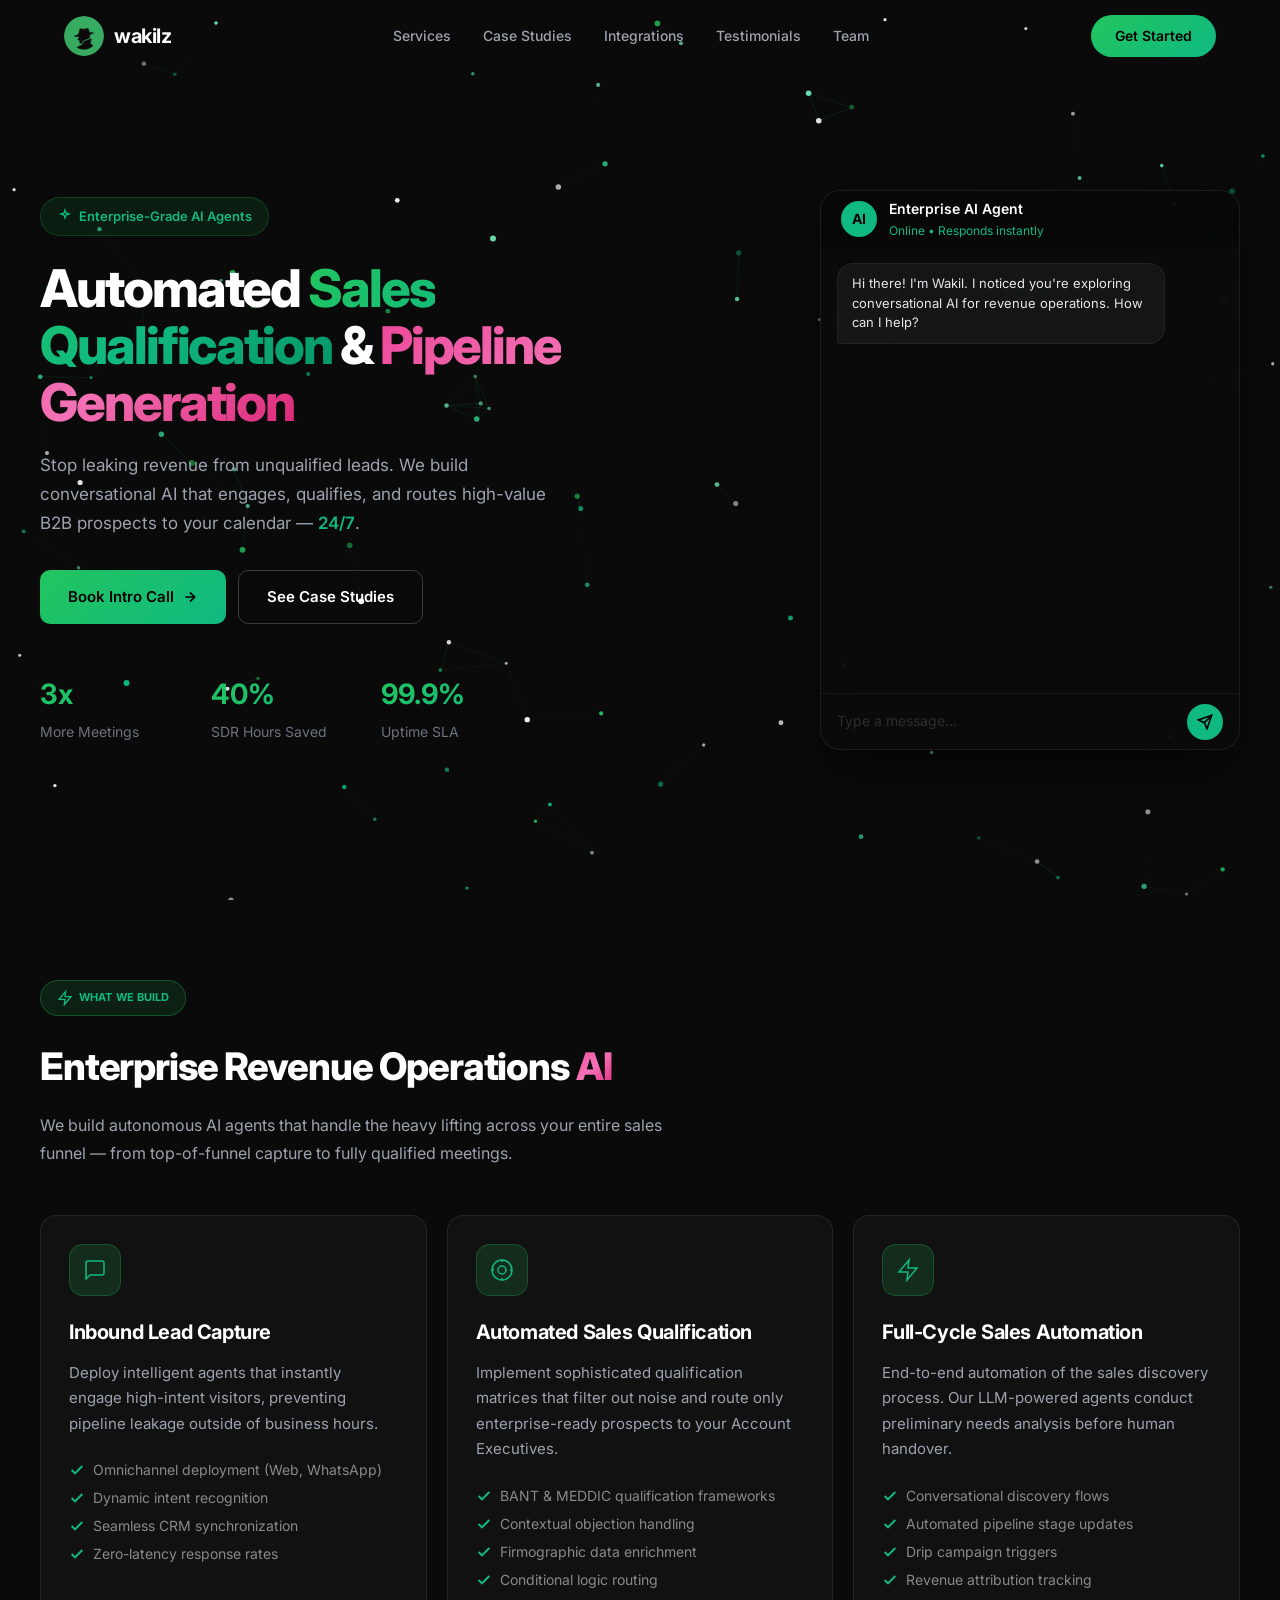
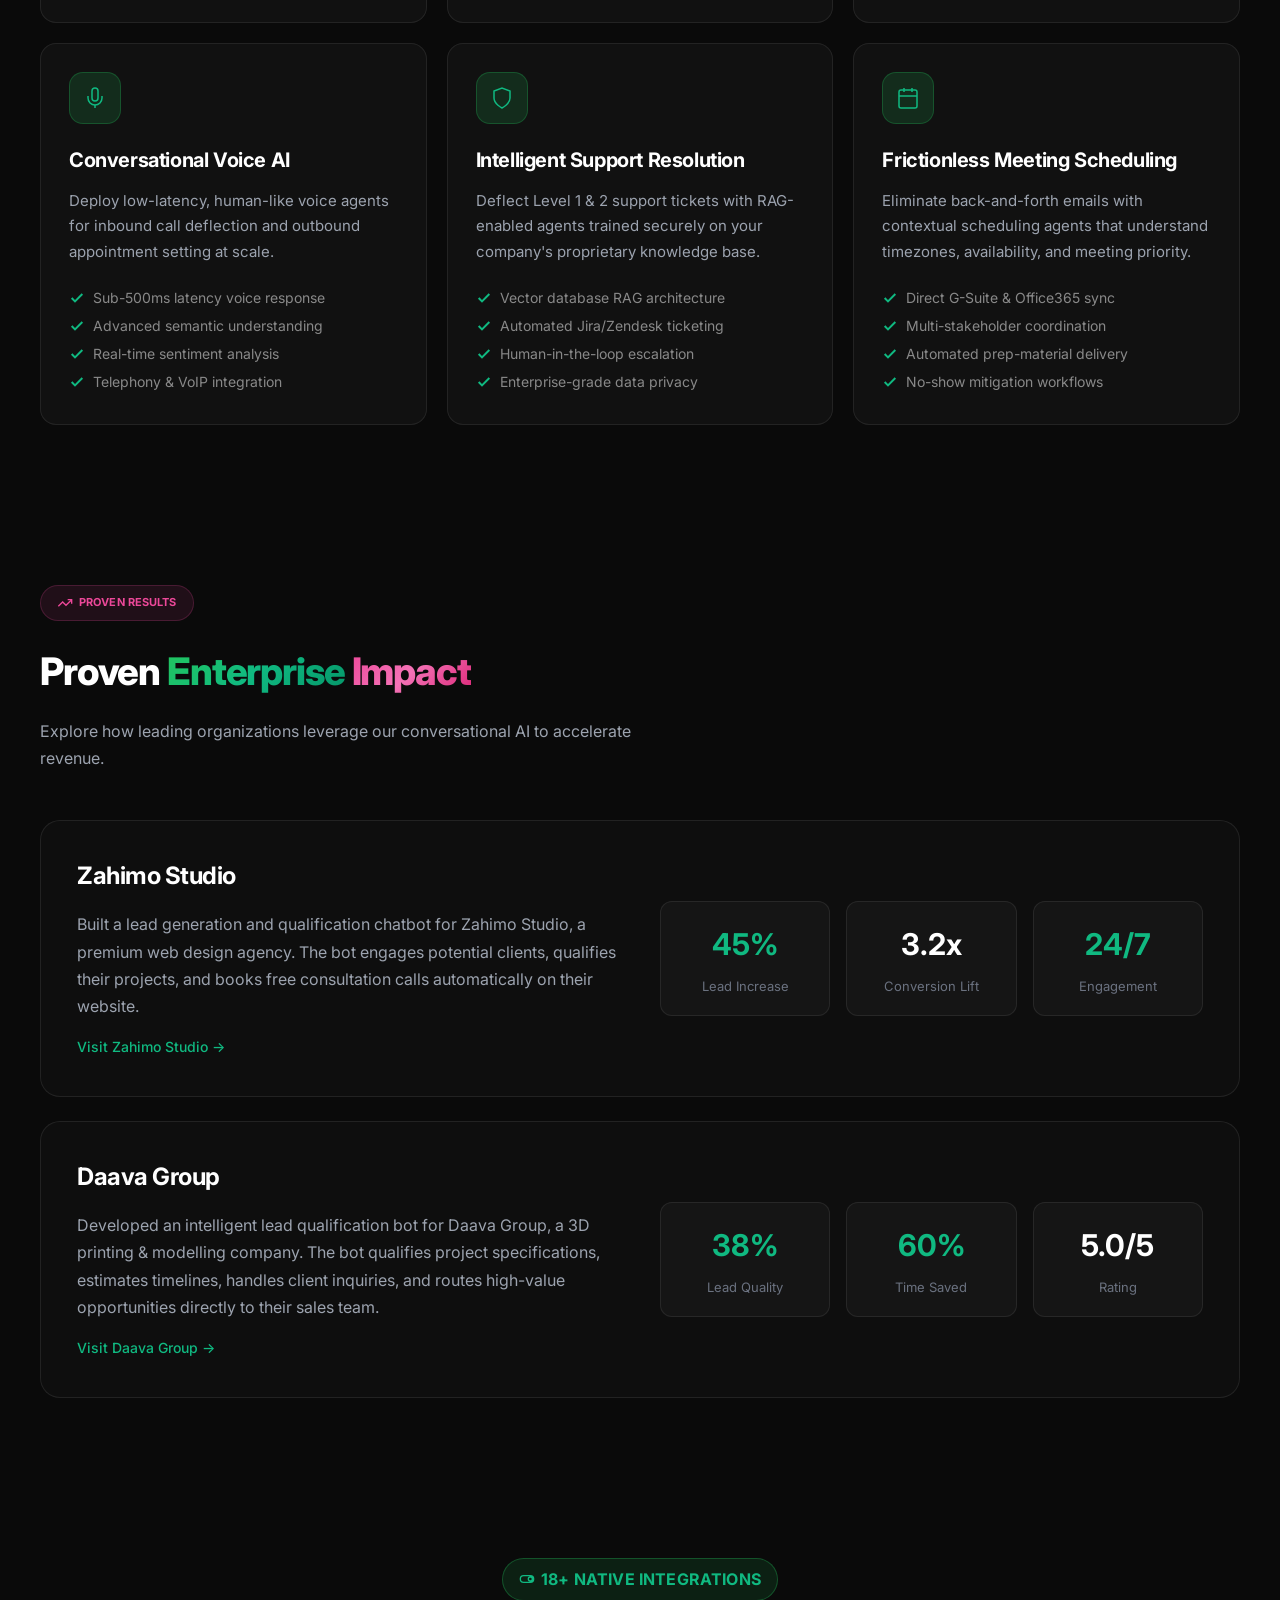
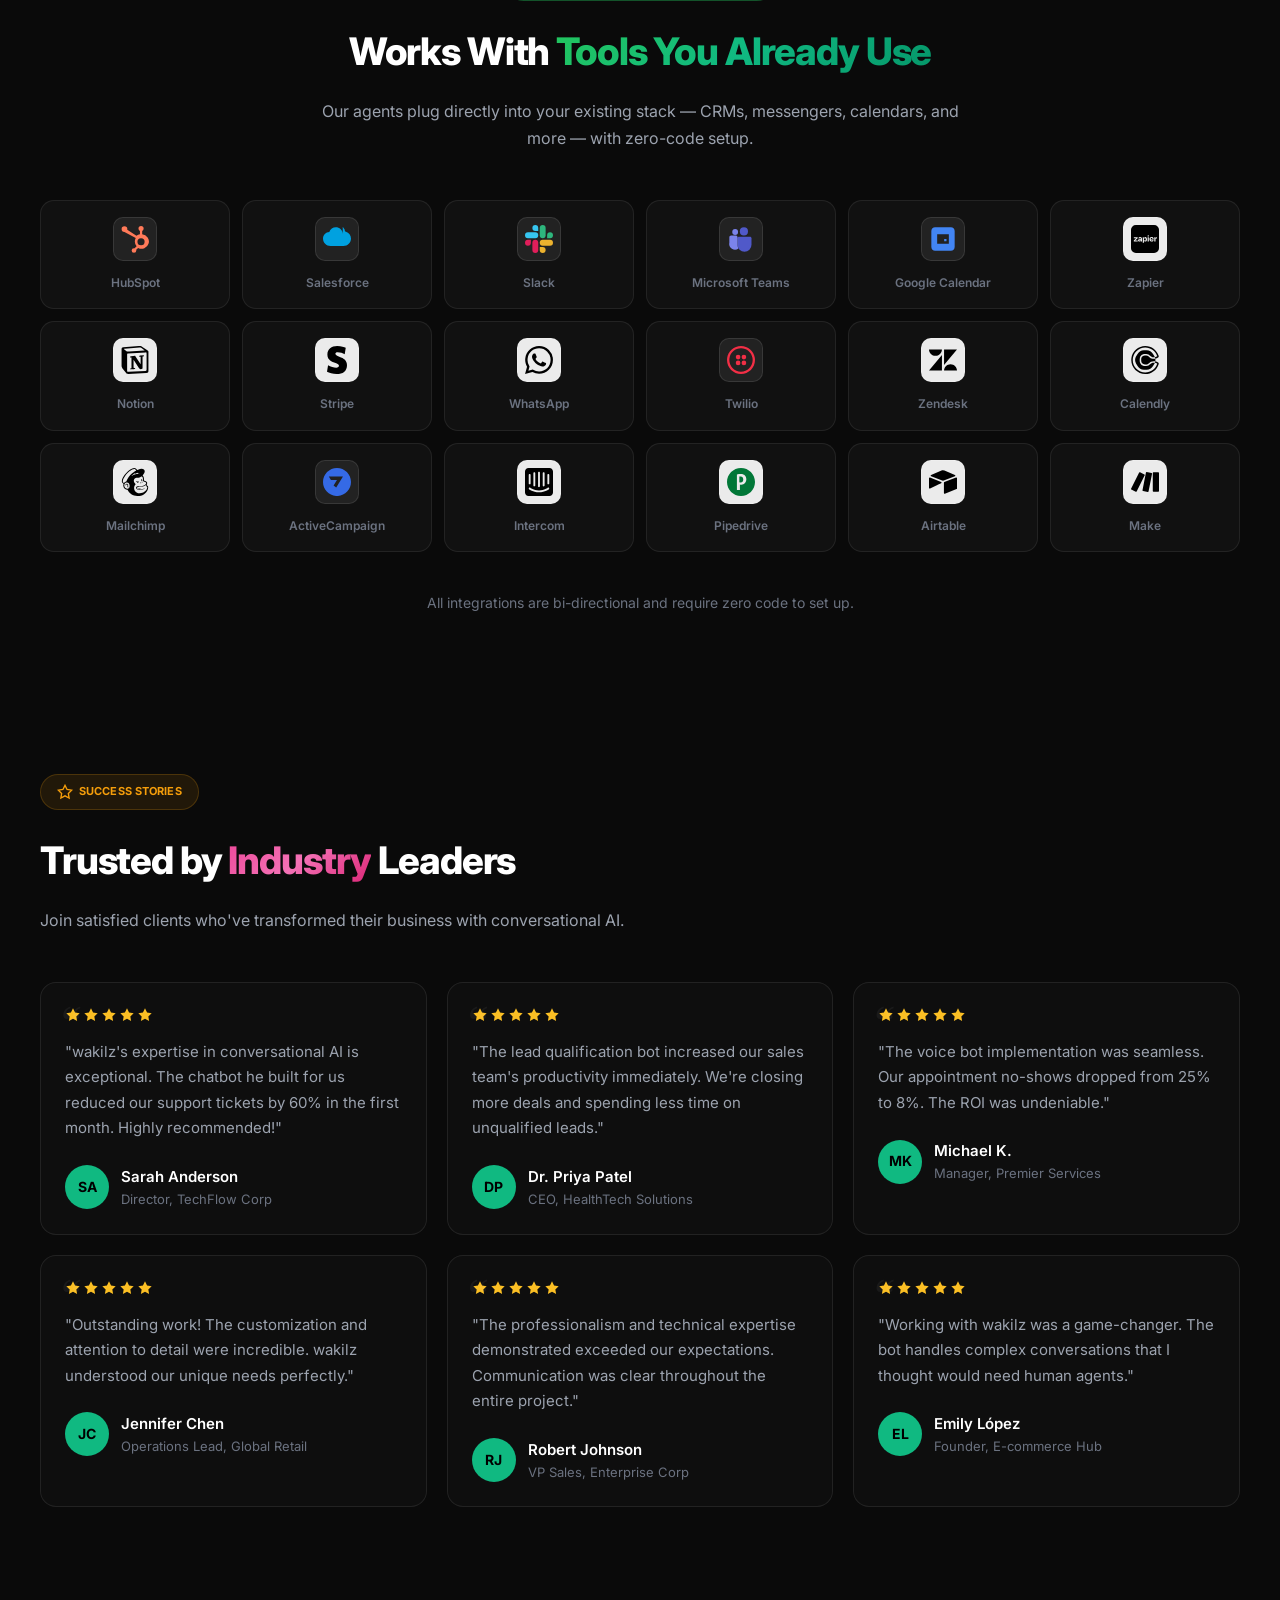
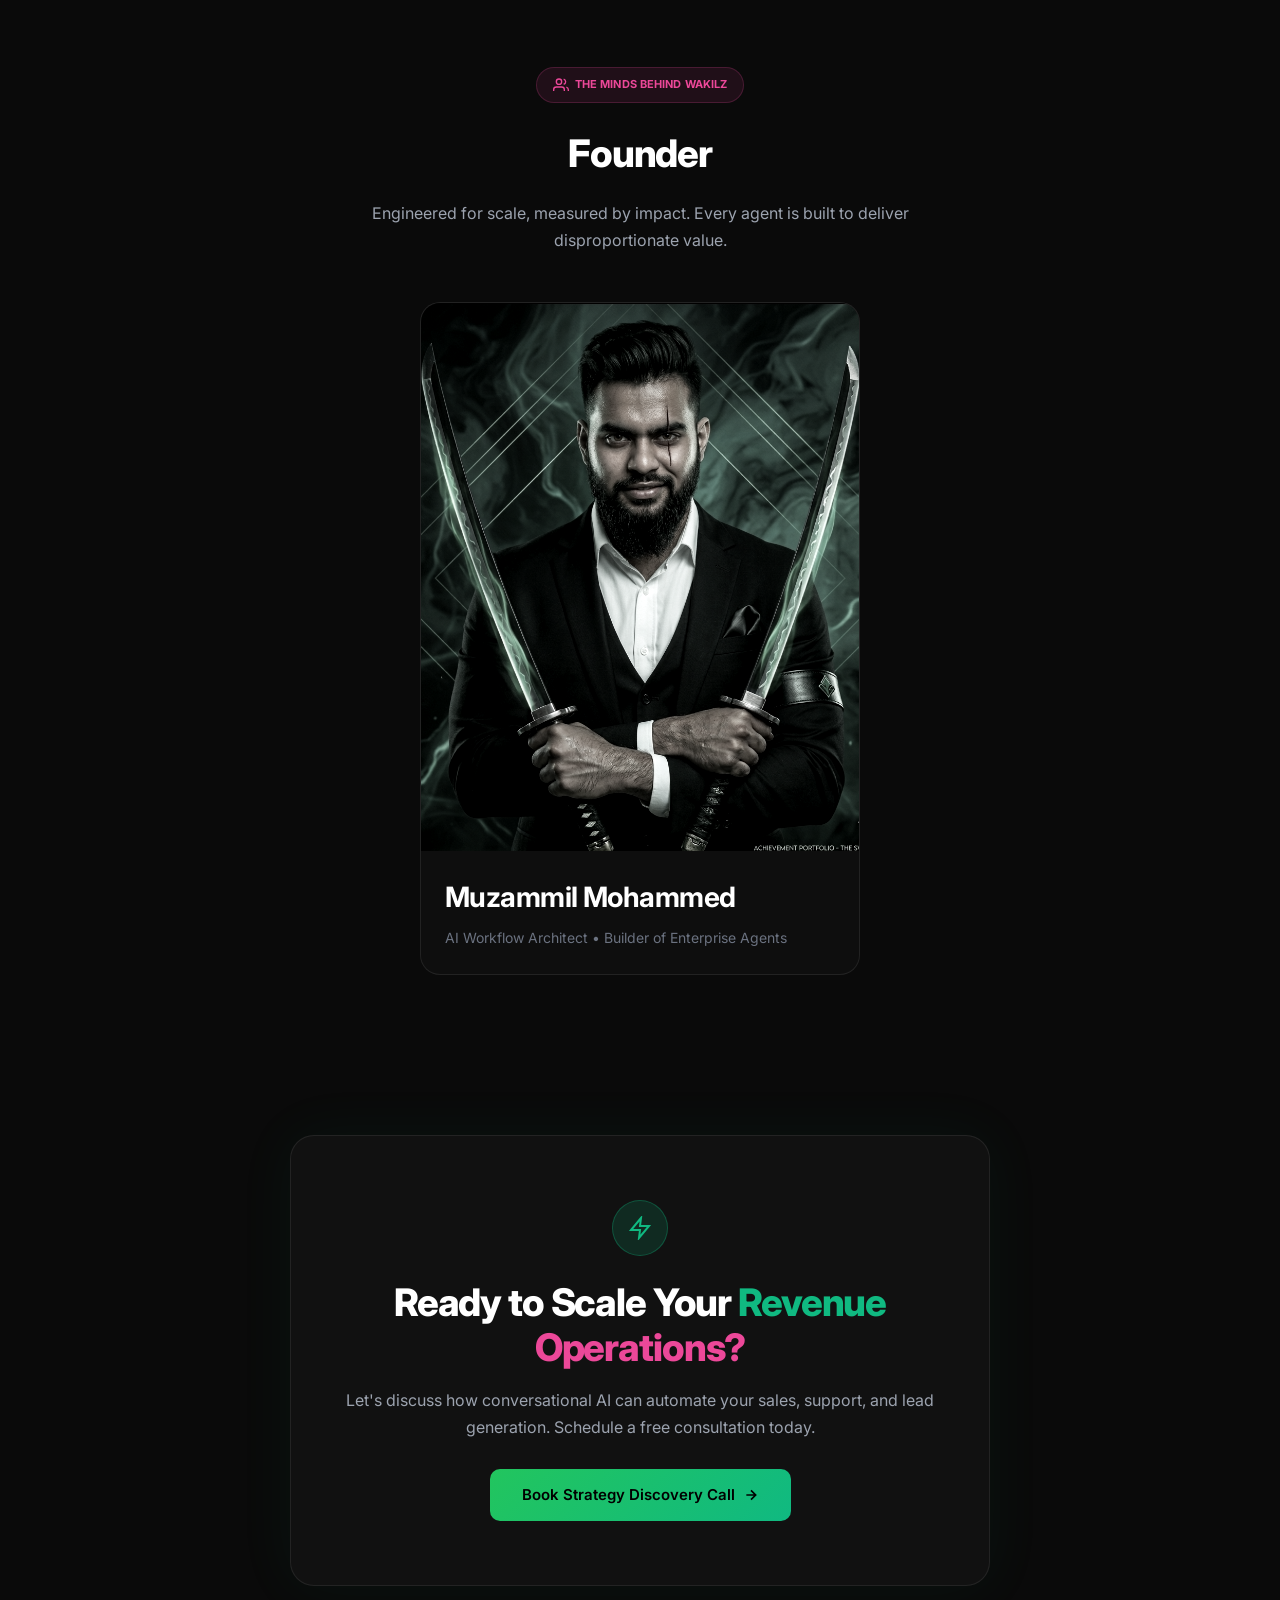
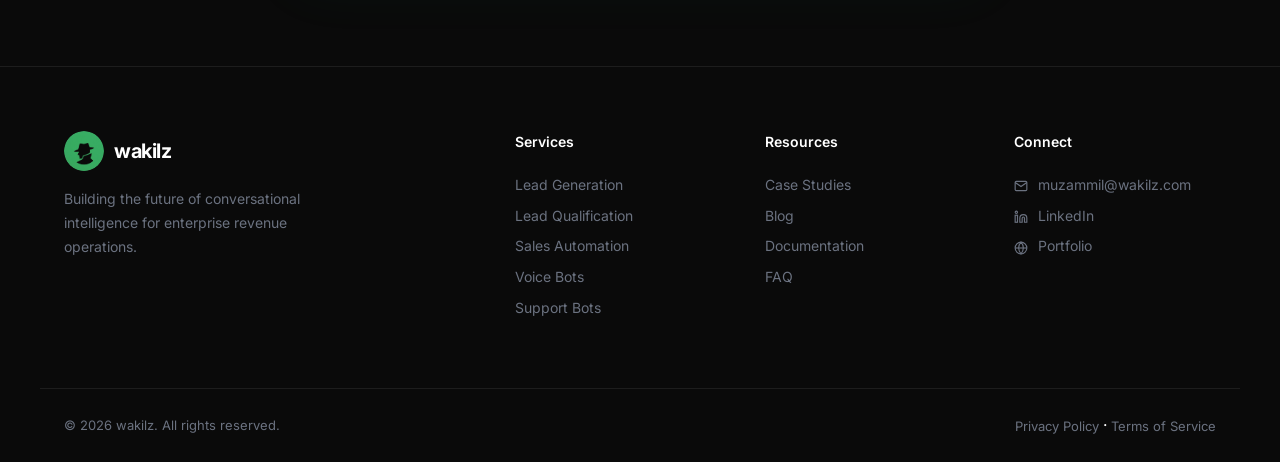
<file: index.html>
<!DOCTYPE html>
<html lang="en">

<head>
    <meta charset="UTF-8">
    <meta name="viewport" content="width=device-width, initial-scale=1.0">
    <title>wakilz — AI-Powered Lead Qualification & B2B Sales Automation</title>

    <!-- Primary SEO -->
    <meta name="description" content="wakilz builds enterprise-grade conversational AI agents that qualify B2B leads, automate sales pipelines, and book meetings 24/7. Native HubSpot & Salesforce integration. No code required.">
    <meta name="keywords" content="AI lead qualification, conversational AI, B2B sales automation, chatbot for lead generation, AI sales agent, HubSpot chatbot, Salesforce AI, voice bot, revenue operations AI">
    <meta name="author" content="Muzammil Mohammed">
    <meta name="robots" content="index, follow">
    <link rel="canonical" href="https://www.wakilz.com/">

    <!-- Open Graph (LinkedIn, Facebook, WhatsApp) -->
    <meta property="og:type" content="website">
    <meta property="og:url" content="https://www.wakilz.com/">
    <meta property="og:title" content="wakilz — AI-Powered Lead Qualification & B2B Sales Automation">
    <meta property="og:description" content="Stop leaking revenue from unqualified leads. wakilz builds conversational AI agents that engage, qualify, and route high-value B2B prospects to your calendar — 24/7.">
    <meta property="og:image" content="https://www.wakilz.com/assets/images/logo.png">
    <meta property="og:image:alt" content="wakilz AI Sales Automation">
    <meta property="og:site_name" content="wakilz">
    <meta property="og:locale" content="en_US">

    <!-- Twitter Card -->
    <meta name="twitter:card" content="summary_large_image">
    <meta name="twitter:title" content="wakilz — AI-Powered Lead Qualification & B2B Sales Automation">
    <meta name="twitter:description" content="Stop leaking revenue from unqualified leads. wakilz builds conversational AI agents that qualify and route high-value B2B prospects — 24/7.">
    <meta name="twitter:image" content="https://www.wakilz.com/assets/images/logo.png">

    <!-- Favicon -->
    <link rel="icon" type="image/png" href="./assets/images/logo.png">
    <link rel="apple-touch-icon" href="./assets/images/logo.png">

    <!-- Preload LCP resource -->
    <link rel="preload" as="image" href="./assets/images/logo.png">

    <!-- Google Fonts -->
    <link rel="preconnect" href="https://fonts.googleapis.com">
    <link rel="preconnect" href="https://fonts.gstatic.com" crossorigin>
    <link href="https://fonts.googleapis.com/css2?family=Inter:wght@400;500;600;700;800&display=swap" rel="stylesheet">

    <!-- JSON-LD Structured Data -->
    <script type="application/ld+json">
    {
      "@context": "https://schema.org",
      "@graph": [
        {
          "@type": "WebApplication",
          "@id": "https://www.wakilz.com/#webapp",
          "name": "wakilz",
          "url": "https://www.wakilz.com/",
          "description": "Enterprise-grade conversational AI platform for B2B lead qualification, sales automation, voice bots, and meeting scheduling. Native integrations with HubSpot, Salesforce, Slack, and 15+ tools.",
          "applicationCategory": "BusinessApplication",
          "operatingSystem": "Web",
          "offers": {
            "@type": "Offer",
            "description": "Custom AI agent development and deployment for enterprise revenue operations",
            "url": "https://calendar.app.google/t6bp5VNVe3BRzBcv7"
          },
          "provider": {
            "@id": "https://www.wakilz.com/#person"
          },
          "featureList": [
            "AI Lead Qualification",
            "Conversational Sales Automation",
            "Voice Bot Development",
            "HubSpot & Salesforce Integration",
            "Meeting Scheduling Automation",
            "24/7 Inbound Lead Capture"
          ]
        },
        {
          "@type": "Person",
          "@id": "https://www.wakilz.com/#person",
          "name": "Muzammil Mohammed",
          "url": "https://www.wakilz.com/",
          "email": "muzammil@wakilz.com",
          "sameAs": [
            "https://www.linkedin.com/in/muzammil-mohammed-ai"
          ],
          "jobTitle": "AI Workflow Architect",
          "description": "Builder of enterprise conversational AI agents for B2B revenue operations, lead qualification, and sales automation."
        },
        {
          "@type": "FAQPage",
          "mainEntity": [
            {
              "@type": "Question",
              "name": "How long does AI agent implementation take?",
              "acceptedAnswer": {
                "@type": "Answer",
                "text": "Typically under 2 weeks from kickoff to deployment. wakilz handles prompt engineering, knowledge base ingestion, and end-to-end testing."
              }
            },
            {
              "@type": "Question",
              "name": "Does wakilz integrate with HubSpot and Salesforce?",
              "acceptedAnswer": {
                "@type": "Answer",
                "text": "Yes. wakilz offers native bi-directional integrations with HubSpot, Salesforce, and 15+ other platforms including Slack, Zapier, Calendly, and Zendesk — zero code required."
              }
            },
            {
              "@type": "Question",
              "name": "What ROI can I expect from AI lead qualification?",
              "acceptedAnswer": {
                "@type": "Answer",
                "text": "Clients with similar inbound volumes typically see a 3x increase in qualified meetings booked within the first 45 days, plus 40% recovery of SDR hours previously spent on unqualified leads."
              }
            },
            {
              "@type": "Question",
              "name": "What is the uptime SLA for wakilz AI agents?",
              "acceptedAnswer": {
                "@type": "Answer",
                "text": "wakilz guarantees a 99.9% uptime SLA for all deployed AI agents."
              }
            }
          ]
        }
      ]
    }
    </script>
    <style>
        *,
        *::before,
        *::after {
            margin: 0;
            padding: 0;
            box-sizing: border-box;
        }

        :root {
            --bg-primary: #0a0a0a;
            --bg-secondary: #111111;
            --bg-card: rgba(255, 255, 255, 0.03);
            --text-primary: #ffffff;
            --text-secondary: #9ca3af;
            --text-muted: #6b7280;
            --accent-mint: #10b981;
            --accent-mint-glow: rgba(16, 185, 129, 0.3);
            --accent-pink: #ec4899;
            --border-subtle: rgba(255, 255, 255, 0.08);
            --border-medium: rgba(255, 255, 255, 0.12);
        }

        html {
            scroll-behavior: smooth;
        }

        body {
            font-family: 'Inter', sans-serif;
            background: var(--bg-primary);
            color: var(--text-primary);
            line-height: 1.6;
            overflow-x: hidden;
            -webkit-font-smoothing: antialiased;
        }

        /* ===== NAVIGATION ===== */
        nav {
            position: fixed;
            top: 0;
            left: 0;
            right: 0;
            height: 72px;
            z-index: 1000;
            transition: background 0.3s ease, backdrop-filter 0.3s ease;
            isolation: isolate;
        }

        nav.scrolled {
            background: rgba(10, 10, 10, 0.85);
            backdrop-filter: blur(12px);
            -webkit-backdrop-filter: blur(12px);
        }

        .nav-container {
            max-width: 1200px;
            margin: 0 auto;
            padding: 0 24px;
            height: 100%;
            display: flex;
            align-items: center;
            justify-content: space-between;
        }

        .nav-logo {
            display: flex;
            align-items: center;
            gap: 10px;
            text-decoration: none;
        }

        .nav-logo img {
            width: 40px;
            height: 40px;
            border-radius: 50%;
        }

        .nav-logo span {
            font-family: 'Inter', sans-serif;
            font-weight: 700;
            font-size: 20px;
            color: var(--text-primary);
            letter-spacing: -0.02em;
        }

        .nav-links {
            display: flex;
            align-items: center;
            gap: 32px;
            list-style: none;
        }

        .nav-links a {
            font-family: 'Inter', sans-serif;
            font-weight: 500;
            font-size: 14px;
            color: var(--text-secondary);
            text-decoration: none;
            transition: color 0.3s ease;
        }

        .nav-links a:hover {
            color: var(--text-primary);
        }

        .nav-cta {
            font-family: 'Inter', sans-serif;
            font-weight: 600;
            font-size: 14px;
            color: #000;
            background: linear-gradient(135deg, #22c55e, #10b981);
            padding: 10px 24px;
            border-radius: 9999px;
            text-decoration: none;
            transition: transform 0.2s ease, box-shadow 0.2s ease;
            border: none;
            cursor: pointer;
        }

        .nav-cta:hover {
            transform: translateY(-1px);
            box-shadow: 0 4px 20px var(--accent-mint-glow);
        }

        .mobile-menu-btn {
            display: none;
            background: none;
            border: none;
            color: var(--text-primary);
            cursor: pointer;
        }

        /* ===== HERO ===== */
        .hero {
            position: relative;
            z-index: 1;
            min-height: 100vh;
            display: flex;
            align-items: center;
            padding: 120px 24px 80px;
        }

        #particle-canvas {
            position: fixed;
            top: 0;
            left: 0;
            width: 100%;
            height: 100%;
            z-index: 0;
            pointer-events: none;
        }

        .hero-container {
            position: relative;
            z-index: 1;
            max-width: 1200px;
            margin: 0 auto;
            width: 100%;
            display: grid;
            grid-template-columns: 1.1fr 0.9fr;
            gap: 64px;
            align-items: center;
        }

        .hero-badge {
            display: inline-flex;
            align-items: center;
            gap: 6px;
            font-family: 'Inter', sans-serif;
            font-weight: 600;
            font-size: 13px;
            color: var(--accent-mint);
            background: rgba(34, 197, 94, 0.1);
            border: 1px solid rgba(34, 197, 94, 0.2);
            border-radius: 9999px;
            padding: 8px 16px;
            margin-bottom: 24px;
        }

        .hero-badge svg {
            width: 16px;
            height: 16px;
        }

        .hero h1 {
            font-family: 'Inter', sans-serif;
            font-weight: 800;
            font-size: 52px;
            line-height: 1.1;
            color: var(--text-primary);
            letter-spacing: -0.04em;
            margin-bottom: 20px;
        }

        .hero h1 .gradient-word {
            background: linear-gradient(135deg, #22c55e, #10b981, #059669);
            -webkit-background-clip: text;
            -webkit-text-fill-color: transparent;
            background-clip: text;
        }

        .hero h1 .gradient-word-pink {
            background: linear-gradient(135deg, #ec4899, #f472b6, #db2777);
            -webkit-background-clip: text;
            -webkit-text-fill-color: transparent;
            background-clip: text;
        }

        .hero-subtitle {
            font-family: 'Inter', sans-serif;
            font-weight: 400;
            font-size: 17px;
            line-height: 1.7;
            color: var(--text-secondary);
            max-width: 520px;
            margin-bottom: 32px;
        }

        .hero-subtitle .highlight {
            color: var(--accent-mint);
            font-weight: 600;
        }

        .hero-buttons {
            display: flex;
            gap: 12px;
            flex-wrap: wrap;
            margin-bottom: 48px;
        }

        .btn-primary {
            font-family: 'Inter', sans-serif;
            font-weight: 600;
            font-size: 15px;
            color: #000;
            background: linear-gradient(135deg, #22c55e, #10b981);
            padding: 14px 28px;
            border-radius: 10px;
            text-decoration: none;
            border: none;
            cursor: pointer;
            display: inline-flex;
            align-items: center;
            gap: 8px;
            transition: transform 0.2s ease, box-shadow 0.2s ease;
        }

        .btn-primary:hover {
            transform: translateY(-2px);
            box-shadow: 0 8px 30px rgba(34, 197, 94, 0.4);
        }

        .btn-secondary {
            font-family: 'Inter', sans-serif;
            font-weight: 600;
            font-size: 15px;
            color: var(--text-primary);
            background: transparent;
            border: 1px solid rgba(255, 255, 255, 0.2);
            padding: 14px 28px;
            border-radius: 10px;
            text-decoration: none;
            cursor: pointer;
            display: inline-flex;
            align-items: center;
            gap: 8px;
            transition: all 0.2s ease;
        }

        .btn-secondary:hover {
            background: rgba(255, 255, 255, 0.05);
            border-color: rgba(255, 255, 255, 0.3);
        }

        .hero-stats {
            display: grid;
            grid-template-columns: repeat(3, 1fr);
            gap: 32px;
            max-width: 480px;
        }

        .hero-stat-value {
            font-family: 'Inter', sans-serif;
            font-weight: 700;
            font-size: 28px;
            background: linear-gradient(135deg, #22c55e, #10b981);
            -webkit-background-clip: text;
            -webkit-text-fill-color: transparent;
            background-clip: text;
        }

        .hero-stat-value.white {
            -webkit-text-fill-color: var(--text-primary);
            background: none;
            color: var(--text-primary);
        }

        .hero-stat-label {
            font-family: 'Inter', sans-serif;
            font-weight: 400;
            font-size: 14px;
            color: var(--text-muted);
            margin-top: 4px;
        }

        /* ===== CHAT MOCKUP ===== */
        .chat-mockup {
            width: 100%;
            max-width: 420px;
            height: 560px;
            background: rgba(10, 10, 10, 0.7);
            backdrop-filter: blur(20px);
            -webkit-backdrop-filter: blur(20px);
            border: 1px solid rgba(255, 255, 255, 0.08);
            border-radius: 20px;
            display: flex;
            flex-direction: column;
            overflow: hidden;
            box-shadow: 0 25px 50px rgba(0, 0, 0, 0.5);
            margin-left: auto;
        }

        .chat-header {
            height: 56px;
            background: rgba(0, 0, 0, 0.3);
            display: flex;
            align-items: center;
            gap: 12px;
            padding: 0 20px;
            flex-shrink: 0;
        }

        .chat-avatar {
            width: 36px;
            height: 36px;
            border-radius: 50%;
            background: var(--accent-mint);
            display: flex;
            align-items: center;
            justify-content: center;
            font-family: 'Inter', sans-serif;
            font-weight: 700;
            font-size: 14px;
            color: #000;
        }

        .chat-title h4 {
            font-family: 'Inter', sans-serif;
            font-weight: 600;
            font-size: 14px;
            color: var(--text-primary);
        }

        .chat-title p {
            font-family: 'Inter', sans-serif;
            font-weight: 400;
            font-size: 12px;
            color: var(--accent-mint);
        }

        .chat-body {
            flex: 1;
            padding: 16px;
            overflow-y: auto;
            display: flex;
            flex-direction: column;
            gap: 10px;
            min-height: 0;
        }

        .chat-body::-webkit-scrollbar {
            width: 4px;
        }

        .chat-body::-webkit-scrollbar-track {
            background: transparent;
        }

        .chat-body::-webkit-scrollbar-thumb {
            background: rgba(255, 255, 255, 0.15);
            border-radius: 2px;
        }

        .chat-message {
            max-width: 85%;
            padding: 10px 14px;
            font-family: 'Inter', sans-serif;
            font-weight: 400;
            font-size: 13px;
            line-height: 1.5;
            opacity: 0;
            transform: translateY(10px);
            animation: messageIn 0.35s cubic-bezier(0.175, 0.885, 0.32, 1.275) forwards;
        }

        @keyframes messageIn {
            to {
                opacity: 1;
                transform: translateY(0);
            }
        }

        .chat-message.bot {
            align-self: flex-start;
            background: rgba(255, 255, 255, 0.05);
            border: 1px solid rgba(255, 255, 255, 0.06);
            border-radius: 16px 16px 16px 4px;
            color: #e5e7eb;
        }

        .chat-message.user {
            align-self: flex-end;
            background: rgba(34, 197, 94, 0.12);
            border: 1px solid rgba(34, 197, 94, 0.15);
            border-radius: 16px 16px 4px 16px;
            color: var(--text-primary);
        }

        .typing-indicator {
            display: none;
            align-self: flex-start;
            align-items: center;
            gap: 4px;
            padding: 12px 14px;
            background: rgba(255, 255, 255, 0.05);
            border: 1px solid rgba(255, 255, 255, 0.06);
            border-radius: 16px 16px 16px 4px;
        }

        .typing-indicator.active {
            display: flex;
        }

        .typing-dot {
            width: 6px;
            height: 6px;
            background: var(--text-muted);
            border-radius: 50%;
            animation: typingBounce 1s infinite ease-in-out;
        }

        .typing-dot:nth-child(1) {
            animation-delay: 0s;
        }

        .typing-dot:nth-child(2) {
            animation-delay: 0.15s;
        }

        .typing-dot:nth-child(3) {
            animation-delay: 0.3s;
        }

        @keyframes typingBounce {

            0%,
            80%,
            100% {
                transform: scale(0.6);
                opacity: 0.4;
            }

            40% {
                transform: scale(1);
                opacity: 1;
            }
        }

        .chat-input-area {
            height: 56px;
            border-top: 1px solid rgba(255, 255, 255, 0.06);
            display: flex;
            align-items: center;
            gap: 10px;
            padding: 0 16px;
            flex-shrink: 0;
        }

        .chat-input {
            flex: 1;
            font-family: 'Inter', sans-serif;
            font-weight: 400;
            font-size: 14px;
            color: rgba(255, 255, 255, 0.15);
            user-select: none;
        }

        .chat-send {
            width: 36px;
            height: 36px;
            border-radius: 50%;
            background: var(--accent-mint);
            border: none;
            display: flex;
            align-items: center;
            justify-content: center;
            cursor: pointer;
            flex-shrink: 0;
        }

        .chat-send svg {
            width: 16px;
            height: 16px;
            color: #000;
        }

        /* ===== SECTION BASE ===== */
        .section {
            padding: 80px 24px;
            position: relative;
            z-index: 1;
        }

        .section.bg-secondary {
            background: transparent;
        }

        .section-container {
            max-width: 1200px;
            margin: 0 auto;
        }

        .section-label {
            display: inline-flex;
            align-items: center;
            gap: 6px;
            font-family: 'Inter', sans-serif;
            font-weight: 600;
            font-size: 13px;
            font-weight: 700;
            color: var(--accent-mint);
            background: rgba(34, 197, 94, 0.12);
            border: 1px solid rgba(34, 197, 94, 0.3);
            border-radius: 9999px;
            padding: 8px 16px;
            margin-bottom: 20px;
            letter-spacing: 0.01em;
            text-transform: uppercase;
            font-size: 11px;
        }

        .section-label svg {
            width: 16px;
            height: 16px;
        }

        .section h2 {
            font-family: 'Inter', sans-serif;
            font-weight: 800;
            font-size: 38px;
            letter-spacing: -0.03em;
            color: var(--text-primary);
            margin-bottom: 16px;
        }

        .section h2 .accent {
            color: var(--accent-mint);
        }

        .section h2 .accent-pink {
            color: var(--accent-pink);
        }

        .section-subtitle {
            font-family: 'Inter', sans-serif;
            font-weight: 400;
            font-size: 16px;
            color: var(--text-secondary);
            max-width: 640px;
            line-height: 1.7;
        }

        /* ===== GRADIENT TEXT UTILITIES ===== */
        .grad-green {
            background: linear-gradient(135deg, #22c55e, #10b981, #059669);
            -webkit-background-clip: text;
            -webkit-text-fill-color: transparent;
            background-clip: text;
        }

        .grad-pink {
            background: linear-gradient(135deg, #ec4899, #f472b6, #db2777);
            -webkit-background-clip: text;
            -webkit-text-fill-color: transparent;
            background-clip: text;
        }

        /* Override accent and accent-pink spans to use gradients */
        .section h2 .accent {
            background: linear-gradient(135deg, #22c55e, #10b981, #059669);
            -webkit-background-clip: text;
            -webkit-text-fill-color: transparent;
            background-clip: text;
        }

        .section h2 .accent-pink {
            background: linear-gradient(135deg, #ec4899, #f472b6, #db2777);
            -webkit-background-clip: text;
            -webkit-text-fill-color: transparent;
            background-clip: text;
        }

        /* ===== SERVICES ===== */
        .services-grid {
            display: grid;
            grid-template-columns: repeat(3, 1fr);
            gap: 20px;
            margin-top: 48px;
        }

        .service-card {
            background: rgba(255, 255, 255, 0.03);
            border: 1px solid var(--border-subtle);
            border-radius: 16px;
            padding: 28px;
            transition: border-color 0.3s ease, transform 0.3s ease, box-shadow 0.3s ease;
            opacity: 0;
            transform: translateY(30px);
        }

        .service-card.visible {
            opacity: 1;
            transform: translateY(0);
        }

        .service-card:hover {
            border-color: rgba(34, 197, 94, 0.35);
            transform: translateY(-4px);
            box-shadow: 0 20px 40px rgba(0, 0, 0, 0.4);
        }

        .service-icon-badge {
            width: 52px;
            height: 52px;
            background: rgba(34, 197, 94, 0.15);
            border: 1px solid rgba(34, 197, 94, 0.25);
            border-radius: 14px;
            display: flex;
            align-items: center;
            justify-content: center;
            color: var(--accent-mint);
            margin-bottom: 20px;
        }

        .service-icon-badge svg {
            width: 24px;
            height: 24px;
        }

        .service-card h3 {
            font-family: 'Inter', sans-serif;
            font-weight: 700;
            font-size: 20px;
            color: var(--text-primary);
            letter-spacing: -0.02em;
        }

        .service-card p {
            font-family: 'Inter', sans-serif;
            font-weight: 400;
            font-size: 15px;
            color: var(--text-secondary);
            line-height: 1.7;
            margin-top: 12px;
        }

        .service-features {
            list-style: none;
            margin-top: 20px;
        }

        .service-features li {
            font-family: 'Inter', sans-serif;
            font-weight: 400;
            font-size: 14px;
            color: rgba(255, 255, 255, 0.5);
            line-height: 2.0;
            display: flex;
            align-items: center;
            gap: 8px;
        }

        .service-features li svg {
            width: 16px;
            height: 16px;
            color: var(--accent-mint);
            flex-shrink: 0;
        }

        /* ===== CASE STUDIES ===== */
        .case-studies-list {
            display: flex;
            flex-direction: column;
            gap: 24px;
            margin-top: 48px;
        }

        .case-study-card {
            display: grid;
            grid-template-columns: 1fr 1fr;
            gap: 40px;
            padding: 36px;
            background: rgba(255, 255, 255, 0.02);
            border: 1px solid var(--border-subtle);
            border-radius: 20px;
            opacity: 0;
            transform: translateX(-30px);
            transition: opacity 0.6s ease, transform 0.6s ease;
        }

        .case-study-card.visible {
            opacity: 1;
            transform: translateX(0);
        }

        .case-study-card:nth-child(even) {
            transform: translateX(30px);
        }

        .case-study-card:nth-child(even).visible {
            transform: translateX(0);
        }

        .case-study-card:hover {
            border-color: var(--border-medium);
        }

        .case-study-logo {
            width: 48px;
            height: 48px;
            background: var(--accent-mint);
            border-radius: 10px;
            display: flex;
            align-items: center;
            justify-content: center;
            font-family: 'Inter', sans-serif;
            font-weight: 700;
            font-size: 20px;
            color: #000;
            margin-bottom: 16px;
        }

        .case-study-card h3 {
            font-family: 'Inter', sans-serif;
            font-weight: 700;
            font-size: 24px;
            color: var(--text-primary);
            letter-spacing: -0.02em;
        }

        .case-study-card .desc {
            font-family: 'Inter', sans-serif;
            font-weight: 400;
            font-size: 16px;
            color: var(--text-secondary);
            line-height: 1.7;
            margin-top: 16px;
        }

        .case-study-card .visit-link {
            display: inline-flex;
            align-items: center;
            gap: 4px;
            font-family: 'Inter', sans-serif;
            font-weight: 500;
            font-size: 14px;
            color: var(--accent-mint);
            text-decoration: none;
            margin-top: 16px;
            transition: gap 0.2s ease;
        }

        .case-study-card .visit-link:hover {
            gap: 8px;
        }

        .case-study-metrics {
            display: grid;
            grid-template-columns: repeat(3, 1fr);
            gap: 16px;
            align-self: center;
        }

        .metric-box {
            background: rgba(255, 255, 255, 0.03);
            border: 1px solid var(--border-subtle);
            border-radius: 12px;
            padding: 18px;
            text-align: center;
        }

        .metric-value {
            font-family: 'Inter', sans-serif;
            font-weight: 700;
            font-size: 30px;
            color: var(--text-primary);
        }

        .metric-value.accent {
            color: var(--accent-mint);
        }

        .metric-label {
            font-family: 'Inter', sans-serif;
            font-weight: 400;
            font-size: 13px;
            color: var(--text-muted);
            margin-top: 8px;
        }

        /* ===== INTEGRATIONS ===== */
        .integrations-list-grid {
            display: grid;
            grid-template-columns: repeat(6, 1fr);
            gap: 12px;
            margin-top: 48px;
        }

        .integration-list-card {
            display: flex;
            flex-direction: column;
            align-items: center;
            gap: 10px;
            padding: 16px 12px;
            background: rgba(255, 255, 255, 0.03);
            border: 1px solid var(--border-subtle);
            border-radius: 14px;
            transition: all 0.25s ease;
            text-align: center;
        }

        .integration-list-card:hover {
            border-color: rgba(34, 197, 94, 0.3);
            transform: translateY(-2px);
            box-shadow: 0 8px 24px rgba(0, 0, 0, 0.3);
        }

        .integration-list-icon {
            width: 44px;
            height: 44px;
            border-radius: 10px;
            display: flex;
            align-items: center;
            justify-content: center;
            flex-shrink: 0;
        }

        .integration-list-info h4 {
            font-family: 'Inter', sans-serif;
            font-weight: 600;
            font-size: 12px;
            color: var(--text-muted);
            margin-top: 2px;
        }

        .integration-list-info p {
            display: none;
        }

        .integrations-footer-note {
            text-align: center;
            margin-top: 40px;
            font-family: 'Inter', sans-serif;
            font-weight: 400;
            font-size: 14px;
            color: var(--text-muted);
        }

        /* ===== MODAL ===== */
        .modal-overlay {
            display: none;
            position: fixed;
            inset: 0;
            background: rgba(0, 0, 0, 0.7);
            backdrop-filter: blur(8px);
            -webkit-backdrop-filter: blur(8px);
            z-index: 9999;
            align-items: center;
            justify-content: center;
            padding: 24px;
        }

        .modal-overlay.open {
            display: flex;
        }

        .modal-content {
            background: var(--bg-secondary);
            border: 1px solid rgba(255, 255, 255, 0.08);
            border-radius: 24px;
            max-width: 800px;
            width: 100%;
            max-height: 90vh;
            overflow-y: auto;
            padding: 40px;
            animation: modalIn 0.35s cubic-bezier(0.16, 1, 0.3, 1) forwards;
        }

        @keyframes modalIn {
            from {
                opacity: 0;
                transform: translateY(30px) scale(0.97);
            }

            to {
                opacity: 1;
                transform: translateY(0) scale(1);
            }
        }

        .modal-header {
            display: flex;
            justify-content: space-between;
            align-items: flex-start;
            margin-bottom: 32px;
        }

        .modal-header h3 {
            font-family: 'Inter', sans-serif;
            font-weight: 700;
            font-size: 22px;
            color: var(--text-primary);
        }

        .modal-header p {
            font-family: 'Inter', sans-serif;
            font-weight: 400;
            font-size: 14px;
            color: var(--text-muted);
            margin-top: 4px;
        }

        .modal-close {
            width: 36px;
            height: 36px;
            border-radius: 50%;
            border: 1px solid var(--border-subtle);
            background: transparent;
            color: var(--text-secondary);
            display: flex;
            align-items: center;
            justify-content: center;
            cursor: pointer;
            font-size: 18px;
            transition: all 0.2s ease;
            flex-shrink: 0;
        }

        .modal-close:hover {
            background: var(--border-subtle);
            color: var(--text-primary);
        }

        .modal-grid {
            display: grid;
            grid-template-columns: repeat(3, 1fr);
            gap: 16px;
        }

        .modal-card {
            display: flex;
            align-items: center;
            gap: 12px;
            padding: 16px;
            background: rgba(255, 255, 255, 0.03);
            border: 1px solid var(--border-subtle);
            border-radius: 14px;
            transition: all 0.2s ease;
        }

        .modal-card:hover {
            border-color: var(--accent-mint);
            transform: translateY(-2px);
        }

        .modal-card-icon {
            width: 40px;
            height: 40px;
            display: flex;
            align-items: center;
            justify-content: center;
            flex-shrink: 0;
            font-weight: 700;
            font-size: 14px;
            color: var(--text-primary);
        }

        .modal-card-icon svg,
        .modal-card-icon img {
            width: 28px;
            height: 28px;
        }

        .modal-card-info h4 {
            font-family: 'Inter', sans-serif;
            font-weight: 600;
            font-size: 14px;
            color: var(--text-primary);
        }

        .modal-card-info p {
            font-family: 'Inter', sans-serif;
            font-weight: 400;
            font-size: 12px;
            color: var(--text-muted);
            margin-top: 2px;
        }

        .modal-footer-text {
            text-align: center;
            margin-top: 24px;
            font-family: 'Inter', sans-serif;
            font-weight: 400;
            font-size: 13px;
            color: var(--text-muted);
        }

        /* ===== TESTIMONIALS ===== */
        .testimonials-grid {
            display: grid;
            grid-template-columns: repeat(3, 1fr);
            gap: 20px;
            margin-top: 48px;
        }

        .testimonial-card {
            background: rgba(255, 255, 255, 0.02);
            border: 1px solid var(--border-subtle);
            border-radius: 16px;
            padding: 24px;
            position: relative;
            opacity: 0;
            transform: translateY(30px);
            transition: opacity 0.6s ease, transform 0.6s ease, border-color 0.3s ease;
        }

        .testimonial-card.visible {
            opacity: 1;
            transform: translateY(0);
        }

        .testimonial-card:hover {
            border-color: var(--border-medium);
        }

        .quote-mark {
            position: absolute;
            top: 16px;
            left: 20px;
            font-size: 48px;
            line-height: 1;
            color: rgba(255, 255, 255, 0.05);
            font-family: Georgia, serif;
            pointer-events: none;
        }

        .stars {
            display: flex;
            gap: 2px;
            margin-bottom: 16px;
        }

        .stars svg {
            width: 16px;
            height: 16px;
            color: #fbbf24;
            fill: #fbbf24;
        }

        .testimonial-card p {
            font-family: 'Inter', sans-serif;
            font-weight: 400;
            font-size: 15px;
            color: var(--text-secondary);
            line-height: 1.7;
        }

        .testimonial-author {
            display: flex;
            align-items: center;
            gap: 12px;
            margin-top: 24px;
        }

        .author-avatar {
            width: 44px;
            height: 44px;
            border-radius: 50%;
            background: var(--accent-mint);
            display: flex;
            align-items: center;
            justify-content: center;
            font-family: 'Inter', sans-serif;
            font-weight: 700;
            font-size: 14px;
            color: #000;
            flex-shrink: 0;
        }

        .author-name {
            font-family: 'Inter', sans-serif;
            font-weight: 600;
            font-size: 15px;
            color: var(--text-primary);
        }

        .author-title {
            font-family: 'Inter', sans-serif;
            font-weight: 400;
            font-size: 13px;
            color: var(--text-muted);
        }

        /* ===== FOUNDERS SECTION ===== */
        .founders-grid {
            max-width: 440px;
            margin: 48px auto 0;
        }

        .founder-card {
            background: rgba(255, 255, 255, 0.02);
            border: 1px solid var(--border-subtle);
            border-radius: 20px;
            overflow: hidden;
            position: relative;
            transition: all 0.6s ease;
            opacity: 0;
            transform: translateY(30px);
            display: flex;
            flex-direction: column;
        }

        .founder-card.visible {
            opacity: 1;
            transform: translateY(0);
        }

        .founder-card:hover {
            border-color: rgba(34, 197, 94, 0.4);
            transform: translateY(-8px);
            box-shadow: 0 20px 40px rgba(0, 0, 0, 0.3);
        }

        .founder-image-wrapper {
            aspect-ratio: 4 / 5;
            overflow: hidden;
            background: linear-gradient(to bottom, rgba(255, 255, 255, 0.05), var(--bg-card));
            position: relative;
        }

        .founder-image {
            width: 100%;
            height: 100%;
            object-fit: cover;
            object-position: center top;
            transition: transform 1s ease;
            filter: grayscale(80%) contrast(1.1);
        }

        .founder-card:hover .founder-image {
            transform: scale(1.05);
            filter: grayscale(20%) contrast(1.1);
        }

        .founder-info {
            padding: 24px;
            text-align: left;
        }

        .founder-info h3 {
            font-family: 'Inter', sans-serif;
            font-weight: 700;
            font-size: 28px;
            color: var(--text-primary);
            letter-spacing: -0.02em;
        }

        .founder-info p {
            font-family: 'Inter', sans-serif;
            font-weight: 400;
            font-size: 14px;
            color: var(--text-muted);
            margin-top: 8px;
        }

        /* ===== CTA SECTION ===== */
        .cta-section {
            padding: 80px 24px;
            background: transparent;
            position: relative;
            z-index: 1;
        }

        .cta-container {
            position: relative;
            z-index: 1;
            max-width: 700px;
            margin: 0 auto;
            text-align: center;
            background: rgba(255, 255, 255, 0.03);
            border: 1px solid var(--border-subtle);
            border-radius: 24px;
            padding: 64px 48px;
            box-shadow: 0 0 60px rgba(16, 185, 129, 0.06);
        }

        .cta-icon-badge {
            width: 56px;
            height: 56px;
            background: rgba(16, 185, 129, 0.15);
            border: 1px solid rgba(16, 185, 129, 0.3);
            border-radius: 50%;
            display: flex;
            align-items: center;
            justify-content: center;
            margin: 0 auto 24px;
            color: var(--accent-mint);
        }

        .cta-icon-badge svg {
            width: 24px;
            height: 24px;
        }

        .cta-section h2 {
            font-family: 'Inter', sans-serif;
            font-weight: 800;
            font-size: 38px;
            color: var(--text-primary);
            letter-spacing: -0.03em;
            line-height: 1.2;
        }

        .cta-section h2 .cta-green {
            color: var(--accent-mint);
        }

        .cta-section h2 .cta-pink {
            color: var(--accent-pink);
        }

        .cta-section .cta-subtitle {
            font-family: 'Inter', sans-serif;
            font-weight: 400;
            font-size: 16px;
            color: var(--text-secondary);
            margin-top: 16px;
            line-height: 1.7;
        }

        .cta-section .btn-cta {
            font-family: 'Inter', sans-serif;
            font-weight: 600;
            font-size: 15px;
            color: #000;
            background: linear-gradient(135deg, #22c55e, #10b981);
            padding: 14px 32px;
            border-radius: 10px;
            border: none;
            cursor: pointer;
            margin-top: 28px;
            display: inline-flex;
            align-items: center;
            gap: 8px;
            transition: all 0.2s ease;
            text-decoration: none;
        }

        .cta-section .btn-cta:hover {
            transform: translateY(-2px);
            box-shadow: 0 8px 30px rgba(34, 197, 94, 0.4);
        }

        /* ===== FOOTER ===== */
        footer {
            background: transparent;
            border-top: 1px solid var(--border-subtle);
            position: relative;
            z-index: 1;
        }

        .footer-top {
            max-width: 1200px;
            margin: 0 auto;
            padding: 64px 24px;
            display: grid;
            grid-template-columns: 2fr 1fr 1fr 1fr;
            gap: 48px;
        }

        .footer-brand p {
            font-family: 'Inter', sans-serif;
            font-weight: 400;
            font-size: 14px;
            color: var(--text-muted);
            line-height: 1.7;
            margin-top: 16px;
            max-width: 280px;
        }

        .footer-col h4 {
            font-family: 'Inter', sans-serif;
            font-weight: 600;
            font-size: 14px;
            color: var(--text-primary);
            margin-bottom: 16px;
        }

        .footer-col a {
            display: block;
            font-family: 'Inter', sans-serif;
            font-weight: 400;
            font-size: 14px;
            color: var(--text-muted);
            text-decoration: none;
            line-height: 2.2;
            transition: color 0.2s ease;
        }

        .footer-col a:hover {
            color: var(--text-primary);
        }

        .footer-bottom {
            max-width: 1200px;
            margin: 0 auto;
            padding: 24px;
            border-top: 1px solid var(--border-subtle);
            display: flex;
            justify-content: space-between;
            align-items: center;
            flex-wrap: wrap;
            gap: 16px;
        }

        .footer-bottom p,
        .footer-bottom a {
            font-family: 'Inter', sans-serif;
            font-weight: 400;
            font-size: 13px;
            color: var(--text-muted);
            text-decoration: none;
        }

        .footer-bottom a:hover {
            color: var(--text-primary);
        }

        /* ===== RESPONSIVE ===== */
        @media (max-width: 1024px) {
            .hero-container {
                grid-template-columns: 1fr;
                gap: 48px;
            }

            .chat-mockup {
                margin: 0 auto;
                max-width: 480px;
            }

            .services-grid {
                grid-template-columns: repeat(2, 1fr);
            }

            .testimonials-grid {
                grid-template-columns: repeat(2, 1fr);
            }

            .case-study-card {
                grid-template-columns: 1fr;
            }

            .case-study-metrics {
                grid-template-columns: repeat(3, 1fr);
            }

            .integrations-list-grid {
                grid-template-columns: repeat(4, 1fr);
            }
        }

        @media (max-width: 768px) {
            .nav-links {
                display: none;
            }

            .mobile-menu-btn {
                display: block;
            }

            .hero h1 {
                font-size: 36px;
            }

            .section h2 {
                font-size: 32px;
            }

            .hero-stats {
                grid-template-columns: repeat(3, 1fr);
                gap: 16px;
            }

            .services-grid {
                grid-template-columns: repeat(2, 1fr);
            }

            .testimonials-grid {
                grid-template-columns: repeat(2, 1fr);
            }

            .case-study-metrics {
                grid-template-columns: 1fr;
            }

            .footer-top {
                grid-template-columns: 1fr 1fr;
            }

            .integrations-list-grid {
                grid-template-columns: repeat(3, 1fr);
            }

            .cta-section h2 {
                font-size: 32px;
            }

            .chat-mockup {
                height: 480px;
            }
        }

        @media (max-width: 480px) {
            .chat-mockup {
                display: flex;
                max-width: 100%;
                height: 420px;
                margin: 0 auto;
            }

            .footer-top {
                grid-template-columns: 1fr;
            }

            .integrations-list-grid {
                grid-template-columns: repeat(2, 1fr);
            }

            .services-grid {
                grid-template-columns: 1fr;
            }

            .testimonials-grid {
                grid-template-columns: 1fr;
            }

            .hero {
                padding-top: 100px;
            }
        }
    </style>
</head>

<body>
    <!-- Full-page particle canvas (fixed background) -->
    <canvas id="particle-canvas"></canvas>

    <!-- Navigation -->
    <nav id="navbar">
        <div class="nav-container">
            <a href="#" class="nav-logo">
                <img src="./assets/images/logo.png" alt="wakilz logo">
                <span>wakilz</span>
            </a>
            <ul class="nav-links">
                <li><a href="#services">Services</a></li>
                <li><a href="#case-studies">Case Studies</a></li>
                <li><a href="#integrations">Integrations</a></li>
                <li><a href="#testimonials">Testimonials</a></li>
                <li><a href="#founders">Team</a></li>
            </ul>
            <a href="https://calendar.app.google/t6bp5VNVe3BRzBcv7" target="_blank" rel="noopener" class="nav-cta">Get
                Started</a>
            <button class="mobile-menu-btn" aria-label="Menu">
                <svg width="24" height="24" viewBox="0 0 24 24" fill="none" stroke="currentColor" stroke-width="2">
                    <path d="M4 6h16M4 12h16M4 18h16" />
                </svg>
            </button>
        </div>
    </nav>


    <!-- Hero Section -->
    <section class="hero">
        <div class="hero-container">
            <div class="hero-text">
                <div class="hero-badge">
                    <svg viewBox="0 0 24 24" fill="none" stroke="currentColor" stroke-width="2">
                        <path d="M12 3l1.5 4.5L18 9l-4.5 1.5L12 15l-1.5-4.5L6 9l4.5-1.5z" />
                    </svg>
                    Enterprise-Grade AI Agents
                </div>
                <h1>Automated <span class="gradient-word">Sales Qualification</span> &amp; <span
                        class="gradient-word-pink">Pipeline Generation</span></h1>
                <p class="hero-subtitle">
                    Stop leaking revenue from unqualified leads. We build conversational AI that engages, qualifies, and
                    routes high-value B2B prospects to your calendar — <span class="highlight">24/7</span>.
                </p>
                <div class="hero-buttons">
                    <a href="https://calendar.app.google/t6bp5VNVe3BRzBcv7" target="_blank" rel="noopener"
                        class="btn-primary">
                        Book Intro Call
                        <svg width="16" height="16" viewBox="0 0 24 24" fill="none" stroke="currentColor"
                            stroke-width="2.5">
                            <path d="M5 12h14M12 5l7 7-7 7" />
                        </svg>
                    </a>
                    <a href="#case-studies" class="btn-secondary">See Case Studies</a>
                </div>
                <div class="hero-stats">
                    <div>
                        <div class="hero-stat-value">3x</div>
                        <div class="hero-stat-label">More Meetings</div>
                    </div>
                    <div>
                        <div class="hero-stat-value accent">40%</div>
                        <div class="hero-stat-label">SDR Hours Saved</div>
                    </div>
                    <div>
                        <div class="hero-stat-value">99.9%</div>
                        <div class="hero-stat-label">Uptime SLA</div>
                    </div>
                </div>
            </div>
            <div class="chat-mockup" id="chatMockup">
                <div class="chat-header">
                    <div class="chat-avatar">AI</div>
                    <div class="chat-title">
                        <h4>Enterprise AI Agent</h4>
                        <p>Online &bull; Responds instantly</p>
                    </div>
                </div>
                <div class="chat-body" id="chatBody">
                    <div class="typing-indicator" id="typingIndicator">
                        <div class="typing-dot"></div>
                        <div class="typing-dot"></div>
                        <div class="typing-dot"></div>
                    </div>
                </div>
                <div class="chat-input-area">
                    <div class="chat-input">Type a message...</div>
                    <button class="chat-send">
                        <svg viewBox="0 0 24 24" fill="none" stroke="currentColor" stroke-width="2.5">
                            <path d="M22 2L11 13M22 2l-7 20-4-9-9-4 20-7z" />
                        </svg>
                    </button>
                </div>
            </div>
        </div>
    </section>

    <!-- Services Section -->
    <section class="section" id="services">
        <div class="section-container">
            <div class="section-label">
                <svg viewBox="0 0 24 24" fill="none" stroke="currentColor" stroke-width="2">
                    <path d="M13 2L3 14h9l-1 8 10-12h-9l1-8z" />
                </svg>
                What We Build
            </div>
            <h2>Enterprise Revenue Operations <span class="accent-pink">AI</span></h2>
            <p class="section-subtitle">We build autonomous AI agents that handle the heavy lifting across your entire
                sales funnel &mdash; from top-of-funnel capture to fully qualified meetings.</p>
            <div class="services-grid">
                <div class="service-card">
                    <div class="service-icon-badge">
                        <svg viewBox="0 0 24 24" fill="none" stroke="currentColor" stroke-width="1.5">
                            <path d="M21 15a2 2 0 0 1-2 2H7l-4 4V5a2 2 0 0 1 2-2h14a2 2 0 0 1 2 2z" />
                        </svg>
                    </div>
                    <h3>Inbound Lead Capture</h3>
                    <p>Deploy intelligent agents that instantly engage high-intent visitors, preventing pipeline leakage
                        outside of business hours.</p>
                    <ul class="service-features">
                        <li><svg viewBox="0 0 24 24" fill="none" stroke="currentColor" stroke-width="3">
                                <path d="M20 6L9 17l-5-5" />
                            </svg>Omnichannel deployment (Web, WhatsApp)</li>
                        <li><svg viewBox="0 0 24 24" fill="none" stroke="currentColor" stroke-width="3">
                                <path d="M20 6L9 17l-5-5" />
                            </svg>Dynamic intent recognition</li>
                        <li><svg viewBox="0 0 24 24" fill="none" stroke="currentColor" stroke-width="3">
                                <path d="M20 6L9 17l-5-5" />
                            </svg>Seamless CRM synchronization</li>
                        <li><svg viewBox="0 0 24 24" fill="none" stroke="currentColor" stroke-width="3">
                                <path d="M20 6L9 17l-5-5" />
                            </svg>Zero-latency response rates</li>
                    </ul>
                </div>
                <div class="service-card">
                    <div class="service-icon-badge">
                        <svg viewBox="0 0 24 24" fill="none" stroke="currentColor" stroke-width="1.5">
                            <circle cx="12" cy="12" r="10" />
                            <circle cx="12" cy="12" r="4" />
                            <path d="M12 2v2M12 20v2M2 12h2M20 12h2" />
                        </svg>
                    </div>
                    <h3>Automated Sales Qualification</h3>
                    <p>Implement sophisticated qualification matrices that filter out noise and route only
                        enterprise-ready prospects to your Account Executives.</p>
                    <ul class="service-features">
                        <li><svg viewBox="0 0 24 24" fill="none" stroke="currentColor" stroke-width="3">
                                <path d="M20 6L9 17l-5-5" />
                            </svg>BANT &amp; MEDDIC qualification frameworks</li>
                        <li><svg viewBox="0 0 24 24" fill="none" stroke="currentColor" stroke-width="3">
                                <path d="M20 6L9 17l-5-5" />
                            </svg>Contextual objection handling</li>
                        <li><svg viewBox="0 0 24 24" fill="none" stroke="currentColor" stroke-width="3">
                                <path d="M20 6L9 17l-5-5" />
                            </svg>Firmographic data enrichment</li>
                        <li><svg viewBox="0 0 24 24" fill="none" stroke="currentColor" stroke-width="3">
                                <path d="M20 6L9 17l-5-5" />
                            </svg>Conditional logic routing</li>
                    </ul>
                </div>
                <div class="service-card">
                    <div class="service-icon-badge">
                        <svg viewBox="0 0 24 24" fill="none" stroke="currentColor" stroke-width="1.5">
                            <polygon points="13 2 3 14 12 14 11 22 21 10 12 10 13 2" />
                        </svg>
                    </div>
                    <h3>Full-Cycle Sales Automation</h3>
                    <p>End-to-end automation of the sales discovery process. Our LLM-powered agents conduct preliminary
                        needs analysis before human handover.</p>
                    <ul class="service-features">
                        <li><svg viewBox="0 0 24 24" fill="none" stroke="currentColor" stroke-width="3">
                                <path d="M20 6L9 17l-5-5" />
                            </svg>Conversational discovery flows</li>
                        <li><svg viewBox="0 0 24 24" fill="none" stroke="currentColor" stroke-width="3">
                                <path d="M20 6L9 17l-5-5" />
                            </svg>Automated pipeline stage updates</li>
                        <li><svg viewBox="0 0 24 24" fill="none" stroke="currentColor" stroke-width="3">
                                <path d="M20 6L9 17l-5-5" />
                            </svg>Drip campaign triggers</li>
                        <li><svg viewBox="0 0 24 24" fill="none" stroke="currentColor" stroke-width="3">
                                <path d="M20 6L9 17l-5-5" />
                            </svg>Revenue attribution tracking</li>
                    </ul>
                </div>
                <div class="service-card">
                    <div class="service-icon-badge">
                        <svg viewBox="0 0 24 24" fill="none" stroke="currentColor" stroke-width="1.5">
                            <path d="M12 2a3 3 0 0 0-3 3v7a3 3 0 0 0 6 0V5a3 3 0 0 0-3-3Z" />
                            <path d="M19 10v2a7 7 0 0 1-14 0v-2" />
                            <line x1="12" y1="19" x2="12" y2="22" />
                        </svg>
                    </div>
                    <h3>Conversational Voice AI</h3>
                    <p>Deploy low-latency, human-like voice agents for inbound call deflection and outbound appointment
                        setting at scale.</p>
                    <ul class="service-features">
                        <li><svg viewBox="0 0 24 24" fill="none" stroke="currentColor" stroke-width="3">
                                <path d="M20 6L9 17l-5-5" />
                            </svg>Sub-500ms latency voice response</li>
                        <li><svg viewBox="0 0 24 24" fill="none" stroke="currentColor" stroke-width="3">
                                <path d="M20 6L9 17l-5-5" />
                            </svg>Advanced semantic understanding</li>
                        <li><svg viewBox="0 0 24 24" fill="none" stroke="currentColor" stroke-width="3">
                                <path d="M20 6L9 17l-5-5" />
                            </svg>Real-time sentiment analysis</li>
                        <li><svg viewBox="0 0 24 24" fill="none" stroke="currentColor" stroke-width="3">
                                <path d="M20 6L9 17l-5-5" />
                            </svg>Telephony &amp; VoIP integration</li>
                    </ul>
                </div>
                <div class="service-card">
                    <div class="service-icon-badge">
                        <svg viewBox="0 0 24 24" fill="none" stroke="currentColor" stroke-width="1.5">
                            <path d="M12 22s8-4 8-10V5l-8-3-8 3v7c0 6 8 10 8 10z" />
                        </svg>
                    </div>
                    <h3>Intelligent Support Resolution</h3>
                    <p>Deflect Level 1 &amp; 2 support tickets with RAG-enabled agents trained securely on your
                        company's proprietary knowledge base.</p>
                    <ul class="service-features">
                        <li><svg viewBox="0 0 24 24" fill="none" stroke="currentColor" stroke-width="3">
                                <path d="M20 6L9 17l-5-5" />
                            </svg>Vector database RAG architecture</li>
                        <li><svg viewBox="0 0 24 24" fill="none" stroke="currentColor" stroke-width="3">
                                <path d="M20 6L9 17l-5-5" />
                            </svg>Automated Jira/Zendesk ticketing</li>
                        <li><svg viewBox="0 0 24 24" fill="none" stroke="currentColor" stroke-width="3">
                                <path d="M20 6L9 17l-5-5" />
                            </svg>Human-in-the-loop escalation</li>
                        <li><svg viewBox="0 0 24 24" fill="none" stroke="currentColor" stroke-width="3">
                                <path d="M20 6L9 17l-5-5" />
                            </svg>Enterprise-grade data privacy</li>
                    </ul>
                </div>
                <div class="service-card">
                    <div class="service-icon-badge">
                        <svg viewBox="0 0 24 24" fill="none" stroke="currentColor" stroke-width="1.5">
                            <rect x="3" y="4" width="18" height="18" rx="2" ry="2" />
                            <line x1="16" y1="2" x2="16" y2="6" />
                            <line x1="8" y1="2" x2="8" y2="6" />
                            <line x1="3" y1="10" x2="21" y2="10" />
                        </svg>
                    </div>
                    <h3>Frictionless Meeting Scheduling</h3>
                    <p>Eliminate back-and-forth emails with contextual scheduling agents that understand timezones,
                        availability, and meeting priority.</p>
                    <ul class="service-features">
                        <li><svg viewBox="0 0 24 24" fill="none" stroke="currentColor" stroke-width="3">
                                <path d="M20 6L9 17l-5-5" />
                            </svg>Direct G-Suite &amp; Office365 sync</li>
                        <li><svg viewBox="0 0 24 24" fill="none" stroke="currentColor" stroke-width="3">
                                <path d="M20 6L9 17l-5-5" />
                            </svg>Multi-stakeholder coordination</li>
                        <li><svg viewBox="0 0 24 24" fill="none" stroke="currentColor" stroke-width="3">
                                <path d="M20 6L9 17l-5-5" />
                            </svg>Automated prep-material delivery</li>
                        <li><svg viewBox="0 0 24 24" fill="none" stroke="currentColor" stroke-width="3">
                                <path d="M20 6L9 17l-5-5" />
                            </svg>No-show mitigation workflows</li>
                    </ul>
                </div>
            </div>
        </div>
    </section>

    <!-- Case Studies Section -->
    <section class="section" id="case-studies">
        <div class="section-container">
            <div class="section-label"
                style="color:var(--accent-pink);background:rgba(236,72,153,0.1);border-color:rgba(236,72,153,0.2)">
                <svg viewBox="0 0 24 24" fill="none" stroke="currentColor" stroke-width="2">
                    <polyline points="22 7 13.5 15.5 8.5 10.5 2 17" />
                    <polyline points="16 7 22 7 22 13" />
                </svg>
                Proven Results
            </div>
            <h2>Proven <span class="accent">Enterprise</span> <span class="accent-pink">Impact</span></h2>
            <p class="section-subtitle">Explore how leading organizations leverage our conversational AI to accelerate
                revenue.</p>
            <div class="case-studies-list">
                <div class="case-study-card">
                    <div>
                        <h3>Zahimo Studio</h3>
                        <p class="desc">Built a lead generation and qualification chatbot for Zahimo Studio, a premium
                            web design agency. The bot engages potential clients, qualifies their projects, and books
                            free consultation calls automatically on their website.</p>
                        <a href="https://www.zahimo.com/" target="_blank" class="visit-link">Visit Zahimo Studio
                            &rarr;</a>
                    </div>
                    <div class="case-study-metrics">
                        <div class="metric-box">
                            <div class="metric-value accent">45%</div>
                            <div class="metric-label">Lead Increase</div>
                        </div>
                        <div class="metric-box">
                            <div class="metric-value">3.2x</div>
                            <div class="metric-label">Conversion Lift</div>
                        </div>
                        <div class="metric-box">
                            <div class="metric-value accent">24/7</div>
                            <div class="metric-label">Engagement</div>
                        </div>
                    </div>
                </div>
                <div class="case-study-card">
                    <div>
                        <h3>Daava Group</h3>
                        <p class="desc">Developed an intelligent lead qualification bot for Daava Group, a 3D printing
                            &amp; modelling company. The bot qualifies project specifications, estimates timelines,
                            handles client inquiries, and routes high-value opportunities directly to their sales team.
                        </p>
                        <a href="https://www.daavagroup.in/" target="_blank" class="visit-link">Visit Daava Group
                            &rarr;</a>
                    </div>
                    <div class="case-study-metrics">
                        <div class="metric-box">
                            <div class="metric-value accent">38%</div>
                            <div class="metric-label">Lead Quality</div>
                        </div>
                        <div class="metric-box">
                            <div class="metric-value accent">60%</div>
                            <div class="metric-label">Time Saved</div>
                        </div>
                        <div class="metric-box">
                            <div class="metric-value">5.0/5</div>
                            <div class="metric-label">Rating</div>
                        </div>
                    </div>
                </div>
            </div>
        </div>
    </section>


    <!-- Integrations Section -->
    <section class="section" id="integrations">
        <div class="section-container">
            <div style="text-align:center">
                <div class="section-label" style="display:inline-flex;margin-bottom:20px;font-size:1rem">
                    <svg viewBox="0 0 24 24" fill="none" stroke="currentColor" stroke-width="2">
                        <path d="M17 7H7a5 5 0 0 0 0 10h10a5 5 0 0 0 0-10zm0 8a3 3 0 1 1 0-6 3 3 0 0 1 0 6z" />
                    </svg>
                    18+ Native Integrations
                </div>
                <h2>Works With <span class="accent">Tools You Already Use</span></h2>
                <p class="section-subtitle" style="margin:0 auto 0">Our agents plug directly into your existing stack
                    &mdash; CRMs, messengers, calendars, and more &mdash; with zero-code setup.</p>
            </div>
            <div class="integrations-list-grid" id="integrationsGrid">
                <!-- Generated by JS -->
            </div>
            <p class="integrations-footer-note">All integrations are bi-directional and require zero code to set up.</p>
        </div>
    </section>


    <!-- Testimonials Section -->
    <section class="section" id="testimonials">
        <div class="section-container">
            <div class="section-label"
                style="color:#f59e0b;background:rgba(245,158,11,0.1);border-color:rgba(245,158,11,0.2)">
                <svg viewBox="0 0 24 24" fill="none" stroke="currentColor" stroke-width="2">
                    <polygon
                        points="12 2 15.09 8.26 22 9.27 17 14.14 18.18 21.02 12 17.77 5.82 21.02 7 14.14 2 9.27 8.91 8.26 12 2" />
                </svg>
                Success Stories
            </div>
            <h2>Trusted by <span class="accent-pink">Industry</span> Leaders</h2>
            <p class="section-subtitle">Join satisfied clients who've transformed their business with conversational AI.
            </p>
            <div class="testimonials-grid">
                <div class="testimonial-card">
                    <span class="quote-mark">&ldquo;</span>
                    <div class="stars">
                        <svg viewBox="0 0 24 24">
                            <polygon
                                points="12 2 15.09 8.26 22 9.27 17 14.14 18.18 21.02 12 17.77 5.82 21.02 7 14.14 2 9.27 8.91 8.26 12 2" />
                        </svg>
                        <svg viewBox="0 0 24 24">
                            <polygon
                                points="12 2 15.09 8.26 22 9.27 17 14.14 18.18 21.02 12 17.77 5.82 21.02 7 14.14 2 9.27 8.91 8.26 12 2" />
                        </svg>
                        <svg viewBox="0 0 24 24">
                            <polygon
                                points="12 2 15.09 8.26 22 9.27 17 14.14 18.18 21.02 12 17.77 5.82 21.02 7 14.14 2 9.27 8.91 8.26 12 2" />
                        </svg>
                        <svg viewBox="0 0 24 24">
                            <polygon
                                points="12 2 15.09 8.26 22 9.27 17 14.14 18.18 21.02 12 17.77 5.82 21.02 7 14.14 2 9.27 8.91 8.26 12 2" />
                        </svg>
                        <svg viewBox="0 0 24 24">
                            <polygon
                                points="12 2 15.09 8.26 22 9.27 17 14.14 18.18 21.02 12 17.77 5.82 21.02 7 14.14 2 9.27 8.91 8.26 12 2" />
                        </svg>
                    </div>
                    <p>"wakilz's expertise in conversational AI is exceptional. The chatbot he built for us reduced our
                        support tickets by 60% in the first month. Highly recommended!"</p>
                    <div class="testimonial-author">
                        <div class="author-avatar">SA</div>
                        <div>
                            <div class="author-name">Sarah Anderson</div>
                            <div class="author-title">Director, TechFlow Corp</div>
                        </div>
                    </div>
                </div>
                <div class="testimonial-card">
                    <span class="quote-mark">&ldquo;</span>
                    <div class="stars">
                        <svg viewBox="0 0 24 24">
                            <polygon
                                points="12 2 15.09 8.26 22 9.27 17 14.14 18.18 21.02 12 17.77 5.82 21.02 7 14.14 2 9.27 8.91 8.26 12 2" />
                        </svg>
                        <svg viewBox="0 0 24 24">
                            <polygon
                                points="12 2 15.09 8.26 22 9.27 17 14.14 18.18 21.02 12 17.77 5.82 21.02 7 14.14 2 9.27 8.91 8.26 12 2" />
                        </svg>
                        <svg viewBox="0 0 24 24">
                            <polygon
                                points="12 2 15.09 8.26 22 9.27 17 14.14 18.18 21.02 12 17.77 5.82 21.02 7 14.14 2 9.27 8.91 8.26 12 2" />
                        </svg>
                        <svg viewBox="0 0 24 24">
                            <polygon
                                points="12 2 15.09 8.26 22 9.27 17 14.14 18.18 21.02 12 17.77 5.82 21.02 7 14.14 2 9.27 8.91 8.26 12 2" />
                        </svg>
                        <svg viewBox="0 0 24 24">
                            <polygon
                                points="12 2 15.09 8.26 22 9.27 17 14.14 18.18 21.02 12 17.77 5.82 21.02 7 14.14 2 9.27 8.91 8.26 12 2" />
                        </svg>
                    </div>
                    <p>"The lead qualification bot increased our sales team's productivity immediately. We're closing
                        more deals and spending less time on unqualified leads."</p>
                    <div class="testimonial-author">
                        <div class="author-avatar">DP</div>
                        <div>
                            <div class="author-name">Dr. Priya Patel</div>
                            <div class="author-title">CEO, HealthTech Solutions</div>
                        </div>
                    </div>
                </div>
                <div class="testimonial-card">
                    <span class="quote-mark">&ldquo;</span>
                    <div class="stars">
                        <svg viewBox="0 0 24 24">
                            <polygon
                                points="12 2 15.09 8.26 22 9.27 17 14.14 18.18 21.02 12 17.77 5.82 21.02 7 14.14 2 9.27 8.91 8.26 12 2" />
                        </svg>
                        <svg viewBox="0 0 24 24">
                            <polygon
                                points="12 2 15.09 8.26 22 9.27 17 14.14 18.18 21.02 12 17.77 5.82 21.02 7 14.14 2 9.27 8.91 8.26 12 2" />
                        </svg>
                        <svg viewBox="0 0 24 24">
                            <polygon
                                points="12 2 15.09 8.26 22 9.27 17 14.14 18.18 21.02 12 17.77 5.82 21.02 7 14.14 2 9.27 8.91 8.26 12 2" />
                        </svg>
                        <svg viewBox="0 0 24 24">
                            <polygon
                                points="12 2 15.09 8.26 22 9.27 17 14.14 18.18 21.02 12 17.77 5.82 21.02 7 14.14 2 9.27 8.91 8.26 12 2" />
                        </svg>
                        <svg viewBox="0 0 24 24">
                            <polygon
                                points="12 2 15.09 8.26 22 9.27 17 14.14 18.18 21.02 12 17.77 5.82 21.02 7 14.14 2 9.27 8.91 8.26 12 2" />
                        </svg>
                    </div>
                    <p>"The voice bot implementation was seamless. Our appointment no-shows dropped from 25% to 8%. The
                        ROI was undeniable."</p>
                    <div class="testimonial-author">
                        <div class="author-avatar">MK</div>
                        <div>
                            <div class="author-name">Michael K.</div>
                            <div class="author-title">Manager, Premier Services</div>
                        </div>
                    </div>
                </div>
                <div class="testimonial-card">
                    <span class="quote-mark">&ldquo;</span>
                    <div class="stars">
                        <svg viewBox="0 0 24 24">
                            <polygon
                                points="12 2 15.09 8.26 22 9.27 17 14.14 18.18 21.02 12 17.77 5.82 21.02 7 14.14 2 9.27 8.91 8.26 12 2" />
                        </svg>
                        <svg viewBox="0 0 24 24">
                            <polygon
                                points="12 2 15.09 8.26 22 9.27 17 14.14 18.18 21.02 12 17.77 5.82 21.02 7 14.14 2 9.27 8.91 8.26 12 2" />
                        </svg>
                        <svg viewBox="0 0 24 24">
                            <polygon
                                points="12 2 15.09 8.26 22 9.27 17 14.14 18.18 21.02 12 17.77 5.82 21.02 7 14.14 2 9.27 8.91 8.26 12 2" />
                        </svg>
                        <svg viewBox="0 0 24 24">
                            <polygon
                                points="12 2 15.09 8.26 22 9.27 17 14.14 18.18 21.02 12 17.77 5.82 21.02 7 14.14 2 9.27 8.91 8.26 12 2" />
                        </svg>
                        <svg viewBox="0 0 24 24">
                            <polygon
                                points="12 2 15.09 8.26 22 9.27 17 14.14 18.18 21.02 12 17.77 5.82 21.02 7 14.14 2 9.27 8.91 8.26 12 2" />
                        </svg>
                    </div>
                    <p>"Outstanding work! The customization and attention to detail were incredible. wakilz understood
                        our unique needs perfectly."</p>
                    <div class="testimonial-author">
                        <div class="author-avatar">JC</div>
                        <div>
                            <div class="author-name">Jennifer Chen</div>
                            <div class="author-title">Operations Lead, Global Retail</div>
                        </div>
                    </div>
                </div>
                <div class="testimonial-card">
                    <span class="quote-mark">&ldquo;</span>
                    <div class="stars">
                        <svg viewBox="0 0 24 24">
                            <polygon
                                points="12 2 15.09 8.26 22 9.27 17 14.14 18.18 21.02 12 17.77 5.82 21.02 7 14.14 2 9.27 8.91 8.26 12 2" />
                        </svg>
                        <svg viewBox="0 0 24 24">
                            <polygon
                                points="12 2 15.09 8.26 22 9.27 17 14.14 18.18 21.02 12 17.77 5.82 21.02 7 14.14 2 9.27 8.91 8.26 12 2" />
                        </svg>
                        <svg viewBox="0 0 24 24">
                            <polygon
                                points="12 2 15.09 8.26 22 9.27 17 14.14 18.18 21.02 12 17.77 5.82 21.02 7 14.14 2 9.27 8.91 8.26 12 2" />
                        </svg>
                        <svg viewBox="0 0 24 24">
                            <polygon
                                points="12 2 15.09 8.26 22 9.27 17 14.14 18.18 21.02 12 17.77 5.82 21.02 7 14.14 2 9.27 8.91 8.26 12 2" />
                        </svg>
                        <svg viewBox="0 0 24 24">
                            <polygon
                                points="12 2 15.09 8.26 22 9.27 17 14.14 18.18 21.02 12 17.77 5.82 21.02 7 14.14 2 9.27 8.91 8.26 12 2" />
                        </svg>
                    </div>
                    <p>"The professionalism and technical expertise demonstrated exceeded our expectations.
                        Communication was clear throughout the entire project."</p>
                    <div class="testimonial-author">
                        <div class="author-avatar">RJ</div>
                        <div>
                            <div class="author-name">Robert Johnson</div>
                            <div class="author-title">VP Sales, Enterprise Corp</div>
                        </div>
                    </div>
                </div>
                <div class="testimonial-card">
                    <span class="quote-mark">&ldquo;</span>
                    <div class="stars">
                        <svg viewBox="0 0 24 24">
                            <polygon
                                points="12 2 15.09 8.26 22 9.27 17 14.14 18.18 21.02 12 17.77 5.82 21.02 7 14.14 2 9.27 8.91 8.26 12 2" />
                        </svg>
                        <svg viewBox="0 0 24 24">
                            <polygon
                                points="12 2 15.09 8.26 22 9.27 17 14.14 18.18 21.02 12 17.77 5.82 21.02 7 14.14 2 9.27 8.91 8.26 12 2" />
                        </svg>
                        <svg viewBox="0 0 24 24">
                            <polygon
                                points="12 2 15.09 8.26 22 9.27 17 14.14 18.18 21.02 12 17.77 5.82 21.02 7 14.14 2 9.27 8.91 8.26 12 2" />
                        </svg>
                        <svg viewBox="0 0 24 24">
                            <polygon
                                points="12 2 15.09 8.26 22 9.27 17 14.14 18.18 21.02 12 17.77 5.82 21.02 7 14.14 2 9.27 8.91 8.26 12 2" />
                        </svg>
                        <svg viewBox="0 0 24 24">
                            <polygon
                                points="12 2 15.09 8.26 22 9.27 17 14.14 18.18 21.02 12 17.77 5.82 21.02 7 14.14 2 9.27 8.91 8.26 12 2" />
                        </svg>
                    </div>
                    <p>"Working with wakilz was a game-changer. The bot handles complex conversations that I thought
                        would need human agents."</p>
                    <div class="testimonial-author">
                        <div class="author-avatar">EL</div>
                        <div>
                            <div class="author-name">Emily L&oacute;pez</div>
                            <div class="author-title">Founder, E-commerce Hub</div>
                        </div>
                    </div>
                </div>
            </div>
        </div>
    </section>

    <!-- Founders Section -->
    <section class="section" id="founders">
        <div class="section-container">
            <div style="text-align:center">
                <div class="section-label" style="color:var(--accent-pink);background:rgba(236,72,153,0.1);border-color:rgba(236,72,153,0.2)">
                    <svg viewBox="0 0 24 24" fill="none" stroke="currentColor" stroke-width="2">
                        <path d="M17 21v-2a4 4 0 0 0-4-4H5a4 4 0 0 0-4 4v2"></path><circle cx="9" cy="7" r="4"></circle><path d="M23 21v-2a4 4 0 0 0-3-3.87"></path><path d="M16 3.13a4 4 0 0 1 0 7.75"></path>
                    </svg>
                    The minds behind wakilz
                </div>
                <h2>Founder</h2>
                <p class="section-subtitle" style="margin:0 auto 0">Engineered for scale, measured by impact. Every agent is built to deliver disproportionate value.</p>
            </div>
            
            <div class="founders-grid">
                <a href="https://www.linkedin.com/in/muzammil-mohammed-ai/" target="_blank" rel="noopener" class="founder-card" style="text-decoration: none; cursor: pointer;">
                    <div class="founder-image-wrapper">
                        <img src="./assets/images/founder.png" alt="Muzammil Mohammed" class="founder-image" loading="lazy">
                    </div>
                    <div class="founder-info">
                        <h3>Muzammil Mohammed</h3>
                        <p>AI Workflow Architect &bull; Builder of Enterprise Agents</p>
                    </div>
                </a>
            </div>
        </div>
    </section>

    <!-- CTA Section -->
    <section class="cta-section" id="contact">
        <div class="cta-container">
            <div class="cta-icon-badge">
                <svg viewBox="0 0 24 24" fill="none" stroke="currentColor" stroke-width="2">
                    <path d="M13 2L3 14h9l-1 8 10-12h-9l1-8z" />
                </svg>
            </div>
            <h2>Ready to Scale Your <span class="cta-green">Revenue</span> <span class="cta-pink">Operations?</span>
            </h2>
            <p class="cta-subtitle">Let's discuss how conversational AI can automate your sales, support, and lead
                generation. Schedule a free consultation today.</p>
            <a href="https://calendar.app.google/t6bp5VNVe3BRzBcv7" target="_blank" rel="noopener" class="btn-cta">
                Book Strategy Discovery Call
                <svg width="16" height="16" viewBox="0 0 24 24" fill="none" stroke="currentColor" stroke-width="2.5">
                    <path d="M5 12h14M12 5l7 7-7 7" />
                </svg>
            </a>
        </div>
    </section>

    <!-- Footer -->
    <footer>
        <div class="footer-top">
            <div class="footer-brand">
                <a href="#" class="nav-logo">
                    <img src="./assets/images/logo.png" alt="wakilz logo">
                    <span>wakilz</span>
                </a>
                <p>Building the future of conversational intelligence for enterprise revenue operations.</p>
            </div>
            <div class="footer-col">
                <h4>Services</h4>
                <a href="#services">Lead Generation</a>
                <a href="#services">Lead Qualification</a>
                <a href="#services">Sales Automation</a>
                <a href="#services">Voice Bots</a>
                <a href="#services">Support Bots</a>
            </div>
            <div class="footer-col">
                <h4>Resources</h4>
                <a href="#case-studies">Case Studies</a>
                <a href="#">Blog</a>
                <a href="#">Documentation</a>
                <a href="#">FAQ</a>
            </div>
            <div class="footer-col">
                <h4>Connect</h4>
                <a href="mailto:muzammil@wakilz.com">
                    <svg width="14" height="14" viewBox="0 0 24 24" fill="none" stroke="currentColor" stroke-width="2"
                        style="vertical-align:middle;margin-right:6px">
                        <path d="M4 4h16c1.1 0 2 .9 2 2v12c0 1.1-.9 2-2 2H4c-1.1 0-2-.9-2-2V6c0-1.1.9-2 2-2z" />
                        <polyline points="22,6 12,13 2,6" />
                    </svg>
                    muzammil@wakilz.com
                </a>
                <a href="https://www.linkedin.com/in/muzammil-mohammed-ai" target="_blank" rel="noopener">
                    <svg width="14" height="14" viewBox="0 0 24 24" fill="none" stroke="currentColor" stroke-width="2"
                        style="vertical-align:middle;margin-right:6px">
                        <path d="M16 8a6 6 0 0 1 6 6v7h-4v-7a2 2 0 0 0-2-2 2 2 0 0 0-2 2v7h-4v-7a6 6 0 0 1 6-6z" />
                        <rect x="2" y="9" width="4" height="12" />
                        <circle cx="4" cy="4" r="2" />
                    </svg>
                    LinkedIn
                </a>
                <a href="#">
                    <svg width="14" height="14" viewBox="0 0 24 24" fill="none" stroke="currentColor" stroke-width="2"
                        style="vertical-align:middle;margin-right:6px">
                        <circle cx="12" cy="12" r="10" />
                        <line x1="2" y1="12" x2="22" y2="12" />
                        <path
                            d="M12 2a15.3 15.3 0 0 1 4 10 15.3 15.3 0 0 1-4 10 15.3 15.3 0 0 1-4-10 15.3 15.3 0 0 1 4-10z" />
                    </svg>
                    Portfolio
                </a>
            </div>
        </div>
        <div class="footer-bottom">
            <p>&copy; 2026 wakilz. All rights reserved.</p>
            <div>
                <a href="#">Privacy Policy</a> &middot; <a href="#">Terms of Service</a>
            </div>
        </div>
    </footer>

    <script>
        // ============================================
        // PARTICLE CANVAS SYSTEM
        // ============================================
        const canvas = document.getElementById('particle-canvas');
        const ctx = canvas.getContext('2d');
        let mouseX = -1000, mouseY = -1000;
        let particles = [];
        let animationId;
        const isMobile = window.innerWidth < 768;
        const PARTICLE_COUNT = isMobile ? 60 : 120;
        const CONNECTION_DISTANCE = 100;
        const MOUSE_RADIUS = 150;

        const COLORS = ['#22c55e', '#10b981', '#34d399', '#6ee7b7', '#ffffff'];

        function resizeCanvas() {
            canvas.width = window.innerWidth;
            canvas.height = window.innerHeight;
        }

        class Particle {
            constructor() {
                this.reset();
            }

            reset() {
                this.x = Math.random() * canvas.width;
                this.y = Math.random() * canvas.height;
                this.baseX = this.x;
                this.baseY = this.y;
                this.size = 1.5 + Math.random() * 1.5;
                this.color = COLORS[Math.floor(Math.random() * COLORS.length)];
                this.phase = Math.random() * Math.PI * 2;
                this.speed = 0.3 + Math.random() * 0.4;
                this.opacity = 0.4 + Math.random() * 0.6;
            }

            update(time) {
                // Gentle drift using sine/cosine
                this.x = this.baseX + Math.sin(time * this.speed + this.phase) * 30;
                this.y = this.baseY + Math.cos(time * this.speed * 0.7 + this.phase) * 20;

                // Mouse repulsion
                const dx = this.x - mouseX;
                const dy = this.y - mouseY;
                const dist = Math.sqrt(dx * dx + dy * dy);
                if (dist < MOUSE_RADIUS && dist > 0) {
                    const force = (MOUSE_RADIUS - dist) / MOUSE_RADIUS;
                    this.x += (dx / dist) * force * 15;
                    this.y += (dy / dist) * force * 15;
                }

                // Keep in bounds
                if (this.x < 0 || this.x > canvas.width || this.y < 0 || this.y > canvas.height) {
                    this.baseX = Math.random() * canvas.width;
                    this.baseY = Math.random() * canvas.height;
                }
            }

            draw() {
                ctx.beginPath();
                ctx.arc(this.x, this.y, this.size, 0, Math.PI * 2);
                ctx.fillStyle = this.color;
                ctx.globalAlpha = this.opacity;
                ctx.fill();
                ctx.globalAlpha = 1;
            }
        }

        function initParticles() {
            particles = [];
            for (let i = 0; i < PARTICLE_COUNT; i++) {
                particles.push(new Particle());
            }
        }

        function drawConnections(time) {
            for (let i = 0; i < particles.length; i++) {
                for (let j = i + 1; j < particles.length; j++) {
                    const dx = particles[i].x - particles[j].x;
                    const dy = particles[i].y - particles[j].y;
                    const dist = Math.sqrt(dx * dx + dy * dy);

                    if (dist < CONNECTION_DISTANCE) {
                        const opacity = (1 - dist / CONNECTION_DISTANCE) * 0.25;
                        const pulse = 0.8 + 0.2 * Math.sin(time * 2 + i);
                        ctx.beginPath();
                        ctx.moveTo(particles[i].x, particles[i].y);
                        ctx.lineTo(particles[j].x, particles[j].y);
                        ctx.strokeStyle = `rgba(34, 197, 94, ${opacity * pulse})`;
                        ctx.lineWidth = 0.8;
                        ctx.stroke();
                    }
                }
            }
        }

        let startTime = null;
        function animate(timestamp) {
            if (!startTime) startTime = timestamp;
            const time = (timestamp - startTime) / 1000;

            ctx.clearRect(0, 0, canvas.width, canvas.height);

            particles.forEach(p => {
                p.update(time);
                p.draw();
            });

            drawConnections(time);

            animationId = requestAnimationFrame(animate);
        }

        window.addEventListener('mousemove', (e) => {
            mouseX = e.clientX;
            mouseY = e.clientY;
        });

        window.addEventListener('resize', () => {
            resizeCanvas();
            initParticles();
        });

        resizeCanvas();
        initParticles();
        animate();

        // ============================================
        // NAV SCROLL EFFECT
        // ============================================
        const navbar = document.getElementById('navbar');
        window.addEventListener('scroll', () => {
            if (window.scrollY > 50) {
                navbar.classList.add('scrolled');
            } else {
                navbar.classList.remove('scrolled');
            }
        });

        // ============================================
        // CHAT MOCKUP ANIMATION
        // ============================================
        const chatMessages = [
            { type: 'bot', text: "Hi there! I'm Wakil. I noticed you're exploring conversational AI for revenue operations. How can I help?" },
            { type: 'user', text: "Just looking around. Not sure if AI is right for us." },
            { type: 'bot', text: "I completely understand. Many of our clients start there. What's your current biggest bottleneck in the sales process?" },
            { type: 'user', text: "Our reps spend too much time chasing unqualified leads." },
            { type: 'bot', text: "That's a classic revenue leak. On average, our AI agents recover 40% of lost SDR hours by qualifying inbound leads 24/7. What's your monthly inbound volume?" },
            { type: 'user', text: "Around 2,000 leads/month." },
            { type: 'bot', text: "At that volume, manual qualification is definitely inefficient. Are you currently using a CRM like Salesforce or HubSpot?" },
            { type: 'user', text: "HubSpot. But integration is usually a nightmare." },
            { type: 'bot', text: "Valid concern! We actually have native, bi-directional HubSpot integration. It logs custom properties and lead scores in real-time, zero code required." },
            { type: 'user', text: "What about the chat quality? I don't want a robotic bot annoying our enterprise clients." },
            { type: 'bot', text: "That's the difference between legacy chatbots and our LLM-powered agents. We use advanced RAG so the bot sounds human, stays on-brand, and handles complex nuances." },
            { type: 'user', text: "How long does implementation take?" },
            { type: 'bot', text: "Typically under 2 weeks from kickoff to deployment. We handle the heavy lifting: prompt engineering, knowledge base ingestion, and testing." },
            { type: 'user', text: "What kind of ROI can we expect?" },
            { type: 'bot', text: "Clients with similar volume usually see a 3x increase in qualified meetings booked within the first 45 days. We also guarantee a 99.9% uptime SLA." },
            { type: 'user', text: "Sounds promising. What's the pricing model?" },
            { type: 'bot', text: "We offer performance-tied tiers or flat enterprise licensing depending on your needs. Let's get an expert to tailor a quote." },
            { type: 'user', text: "Okay, I'm open to a quick chat." },
            { type: 'bot', text: "Perfect. I've pulled up our Enterprise Specialist's calendar. Does Tuesday at 2 PM EST work for a 15-minute discovery call?" },
            { type: 'user', text: "Yes, that works." },
            { type: 'bot', text: "Meeting booked! The calendar invite is in your inbox. Looking forward to showing you the platform." }
        ];

        const chatBody = document.getElementById('chatBody');
        const typingIndicator = document.getElementById('typingIndicator');
        let currentMessageIndex = 0;
        let chatPlaying = false;

        function addMessage(msg) {
            const div = document.createElement('div');
            div.className = `chat-message ${msg.type}`;
            div.textContent = msg.text;
            chatBody.insertBefore(div, typingIndicator);
            scrollToBottom();
        }

        function scrollToBottom() {
            chatBody.scrollTop = chatBody.scrollHeight;
        }

        function clearChat() {
            const messages = chatBody.querySelectorAll('.chat-message');
            messages.forEach(m => m.remove());
            currentMessageIndex = 0;
        }

        function playChat() {
            if (currentMessageIndex >= chatMessages.length) {
                typingIndicator.classList.remove('active');
                setTimeout(() => {
                    clearChat();
                    setTimeout(playChat, 500);
                }, 3000);
                return;
            }

            const msg = chatMessages[currentMessageIndex];

            if (msg.type === 'bot') {
                typingIndicator.classList.add('active');
                scrollToBottom();

                const typingDelay = Math.min(Math.max(msg.text.length * 18, 700), 2000);

                setTimeout(() => {
                    typingIndicator.classList.remove('active');
                    addMessage(msg);
                    currentMessageIndex++;
                    setTimeout(playChat, 900);
                }, typingDelay);
            } else {
                setTimeout(() => {
                    addMessage(msg);
                    currentMessageIndex++;
                    setTimeout(playChat, 500);
                }, 1200);
            }
        }

        const chatObserver = new IntersectionObserver((entries) => {
            if (entries[0].isIntersecting && !chatPlaying) {
                chatPlaying = true;
                setTimeout(playChat, 800);
            }
        }, { threshold: 0.3 });

        chatObserver.observe(document.getElementById('chatMockup'));

        // ============================================
        // SCROLL-TRIGGERED ANIMATIONS
        // ============================================
        const observerOptions = {
            threshold: 0.1,
            rootMargin: '0px 0px -80px 0px'
        };

        const fadeObserver = new IntersectionObserver((entries) => {
            entries.forEach(entry => {
                if (entry.isIntersecting) {
                    entry.target.classList.add('visible');
                    fadeObserver.unobserve(entry.target);
                }
            });
        }, observerOptions);

        // Observe service cards
        document.querySelectorAll('.service-card').forEach((el, i) => {
            el.style.transitionDelay = `${i * 0.1}s`;
            fadeObserver.observe(el);
        });

        // Observe case study cards
        document.querySelectorAll('.case-study-card').forEach(el => {
            fadeObserver.observe(el);
        });

        // Observe testimonial cards
        document.querySelectorAll('.testimonial-card').forEach((el, i) => {
            el.style.transitionDelay = `${i * 0.08}s`;
            fadeObserver.observe(el);
        });

        // Observe founders cards
        document.querySelectorAll('.founder-card').forEach((el, i) => {
            el.style.transitionDelay = `${i * 0.15}s`;
            fadeObserver.observe(el);
        });

        // ============================================
        // INTEGRATIONS DATA & RENDERING (using local SVG icons)
        // ============================================
        // darkIcon: true = needs light background to be visible against dark card
        const allIntegrations = [
            { name: 'HubSpot', icon: 'hubspot', darkIcon: false },
            { name: 'Salesforce', icon: 'salesforce', darkIcon: false },
            { name: 'Slack', icon: 'slack', darkIcon: false },
            { name: 'Microsoft Teams', icon: 'microsoftteams', darkIcon: false },
            { name: 'Google Calendar', icon: 'googlecalendar', darkIcon: false },
            { name: 'Zapier', icon: 'zapier', darkIcon: true },
            { name: 'Notion', icon: 'notion', darkIcon: true },
            { name: 'Stripe', icon: 'stripe', darkIcon: true },
            { name: 'WhatsApp', icon: 'whatsapp', darkIcon: true },
            { name: 'Twilio', icon: 'twilio', darkIcon: false },
            { name: 'Zendesk', icon: 'zendesk', darkIcon: true },
            { name: 'Calendly', icon: 'calendly', darkIcon: true },
            { name: 'Mailchimp', icon: 'mailchimp', darkIcon: true },
            { name: 'ActiveCampaign', icon: 'activecampaign', darkIcon: false },
            { name: 'Intercom', icon: 'intercom', darkIcon: true },
            { name: 'Pipedrive', icon: 'pipedrive', darkIcon: true },
            { name: 'Airtable', icon: 'airtable', darkIcon: true },
            { name: 'Make', icon: 'make', darkIcon: true }
        ];

        const integrationsGrid = document.getElementById('integrationsGrid');
        allIntegrations.forEach(int => {
            const div = document.createElement('div');
            div.className = 'integration-list-card';
            const iconBg = int.darkIcon
                ? 'background:rgba(255,255,255,0.92);border:1px solid rgba(255,255,255,0.15)'
                : 'background:rgba(255,255,255,0.07);border:1px solid rgba(255,255,255,0.1)';
            div.innerHTML = `
                <div class="integration-list-icon" style="${iconBg}">
                    <img src="./assets/icons/integrations/${int.icon}.svg" alt="${int.name}" style="width:28px;height:28px;object-fit:contain;">
                </div>
                <div class="integration-list-info">
                    <h4>${int.name}</h4>
                </div>
            `;
            integrationsGrid.appendChild(div);
        });
    </script>

    <script type="text/javascript">
        (function (d, t) {
            var v = d.createElement(t), s = d.getElementsByTagName(t)[0];
            v.onload = function () {
                window.voiceflow.chat.load({
                    verify: { projectID: '69cede500fa5039ef01162c1' },
                    url: 'https://general-runtime.voiceflow.com',
                    versionID: 'production',
                    voice: {
                        url: "https://runtime-api.voiceflow.com"
                    }
                });
            }
            v.src = "https://cdn.voiceflow.com/widget-next/bundle.mjs"; v.type = "text/javascript"; s.parentNode.insertBefore(v, s);
        })(document, 'script');
    </script>
</body>

</html>
</file>
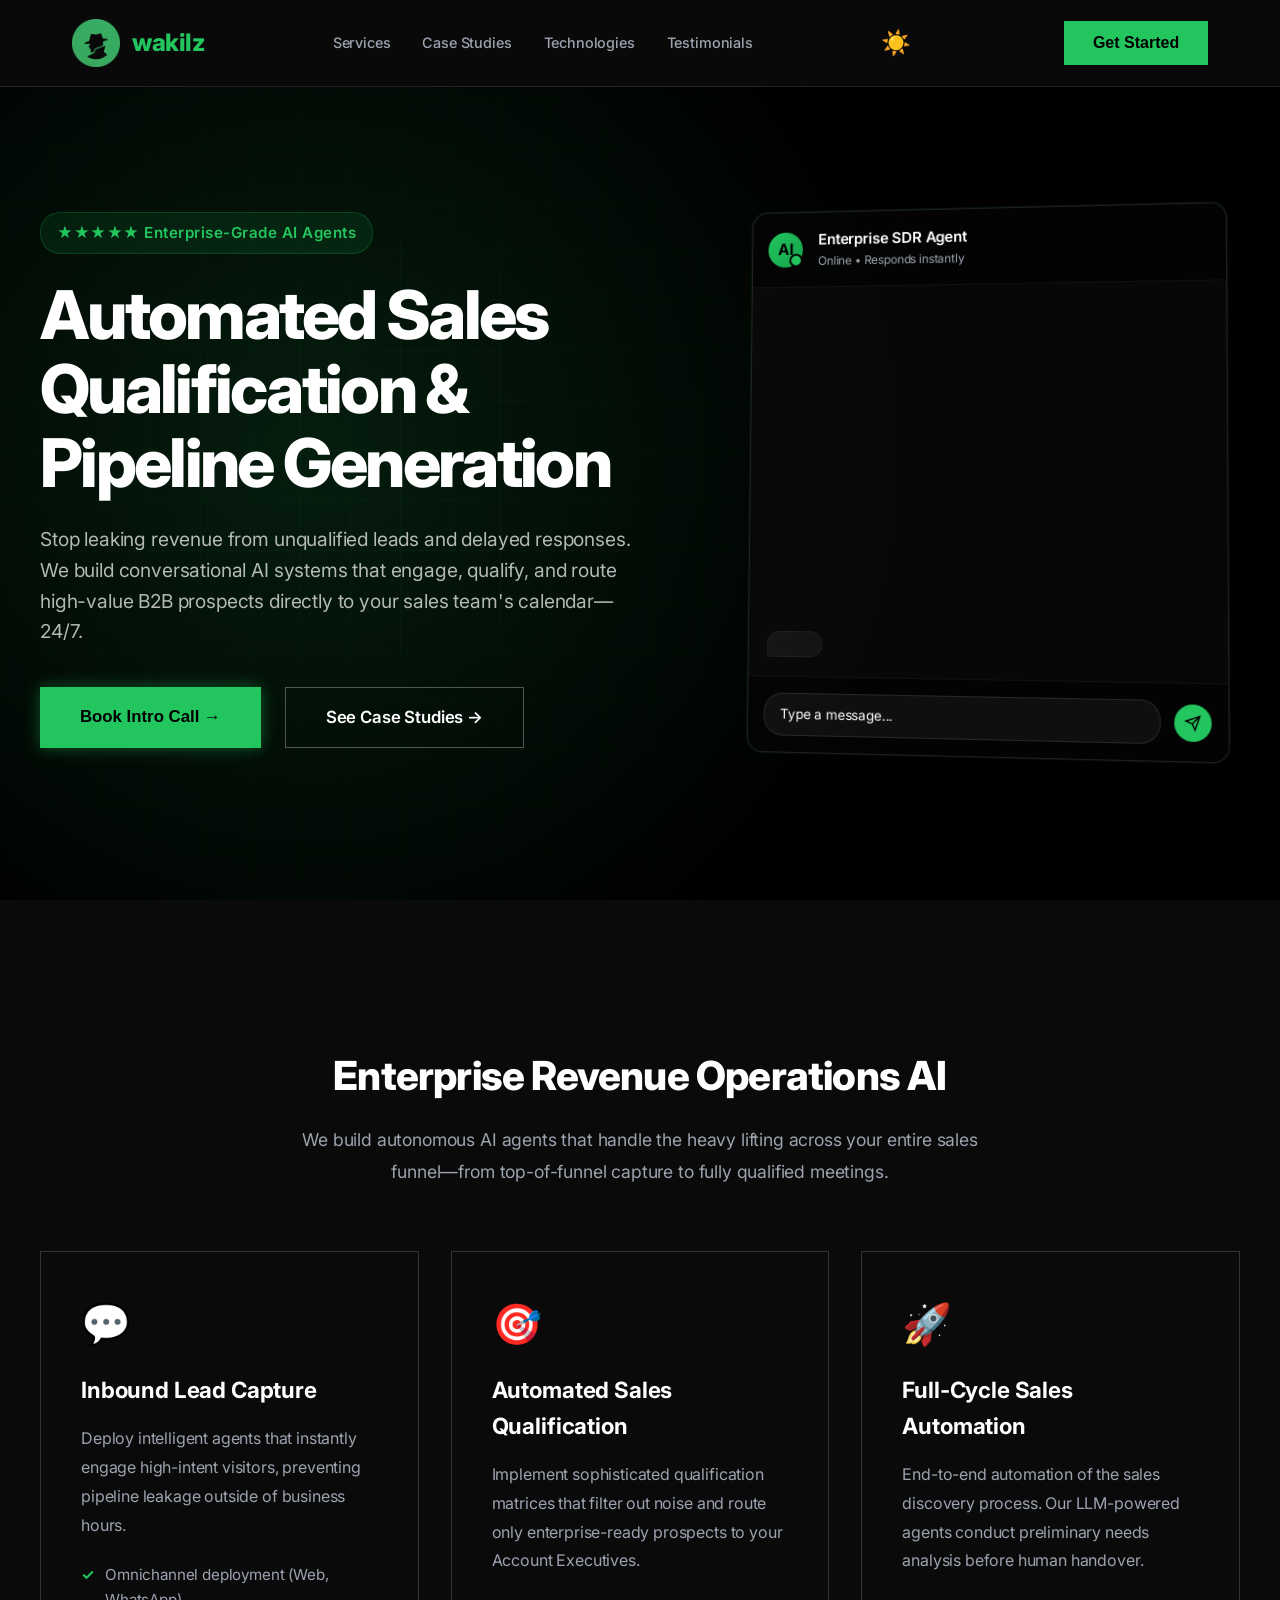
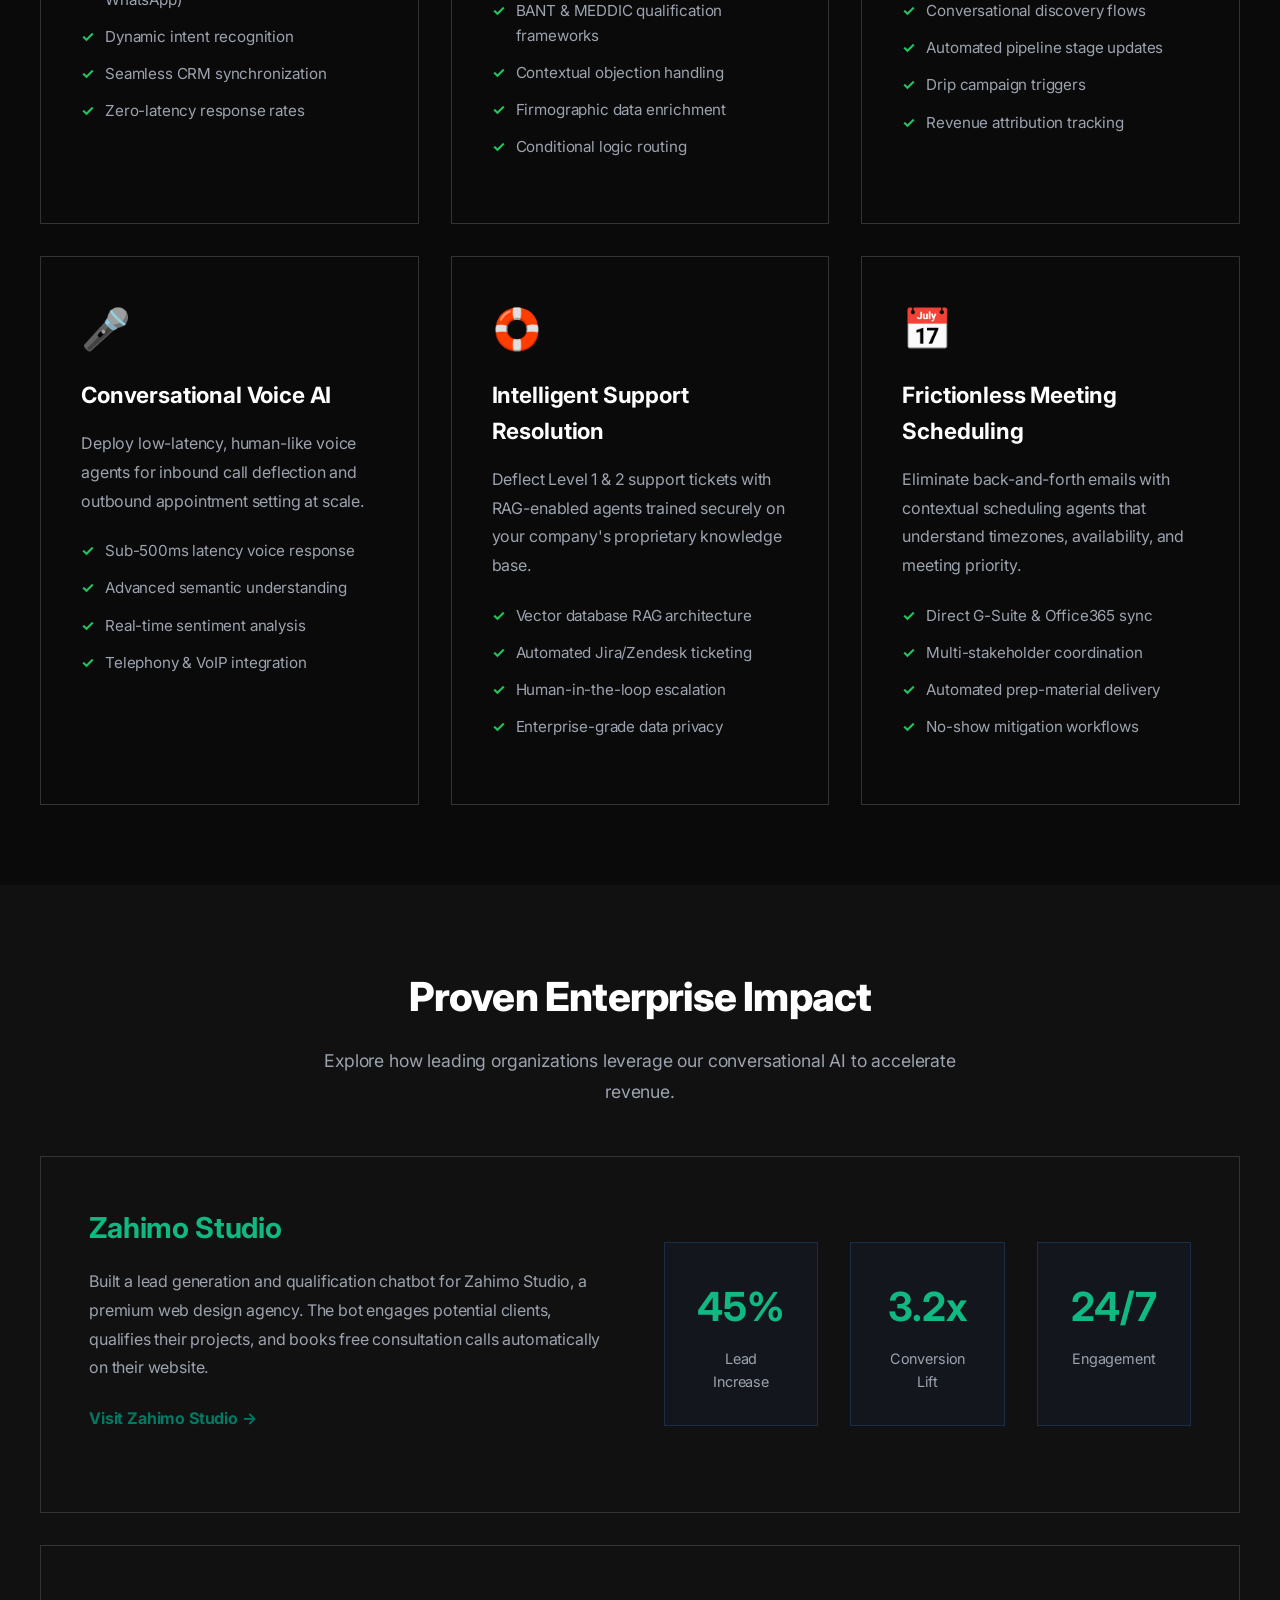
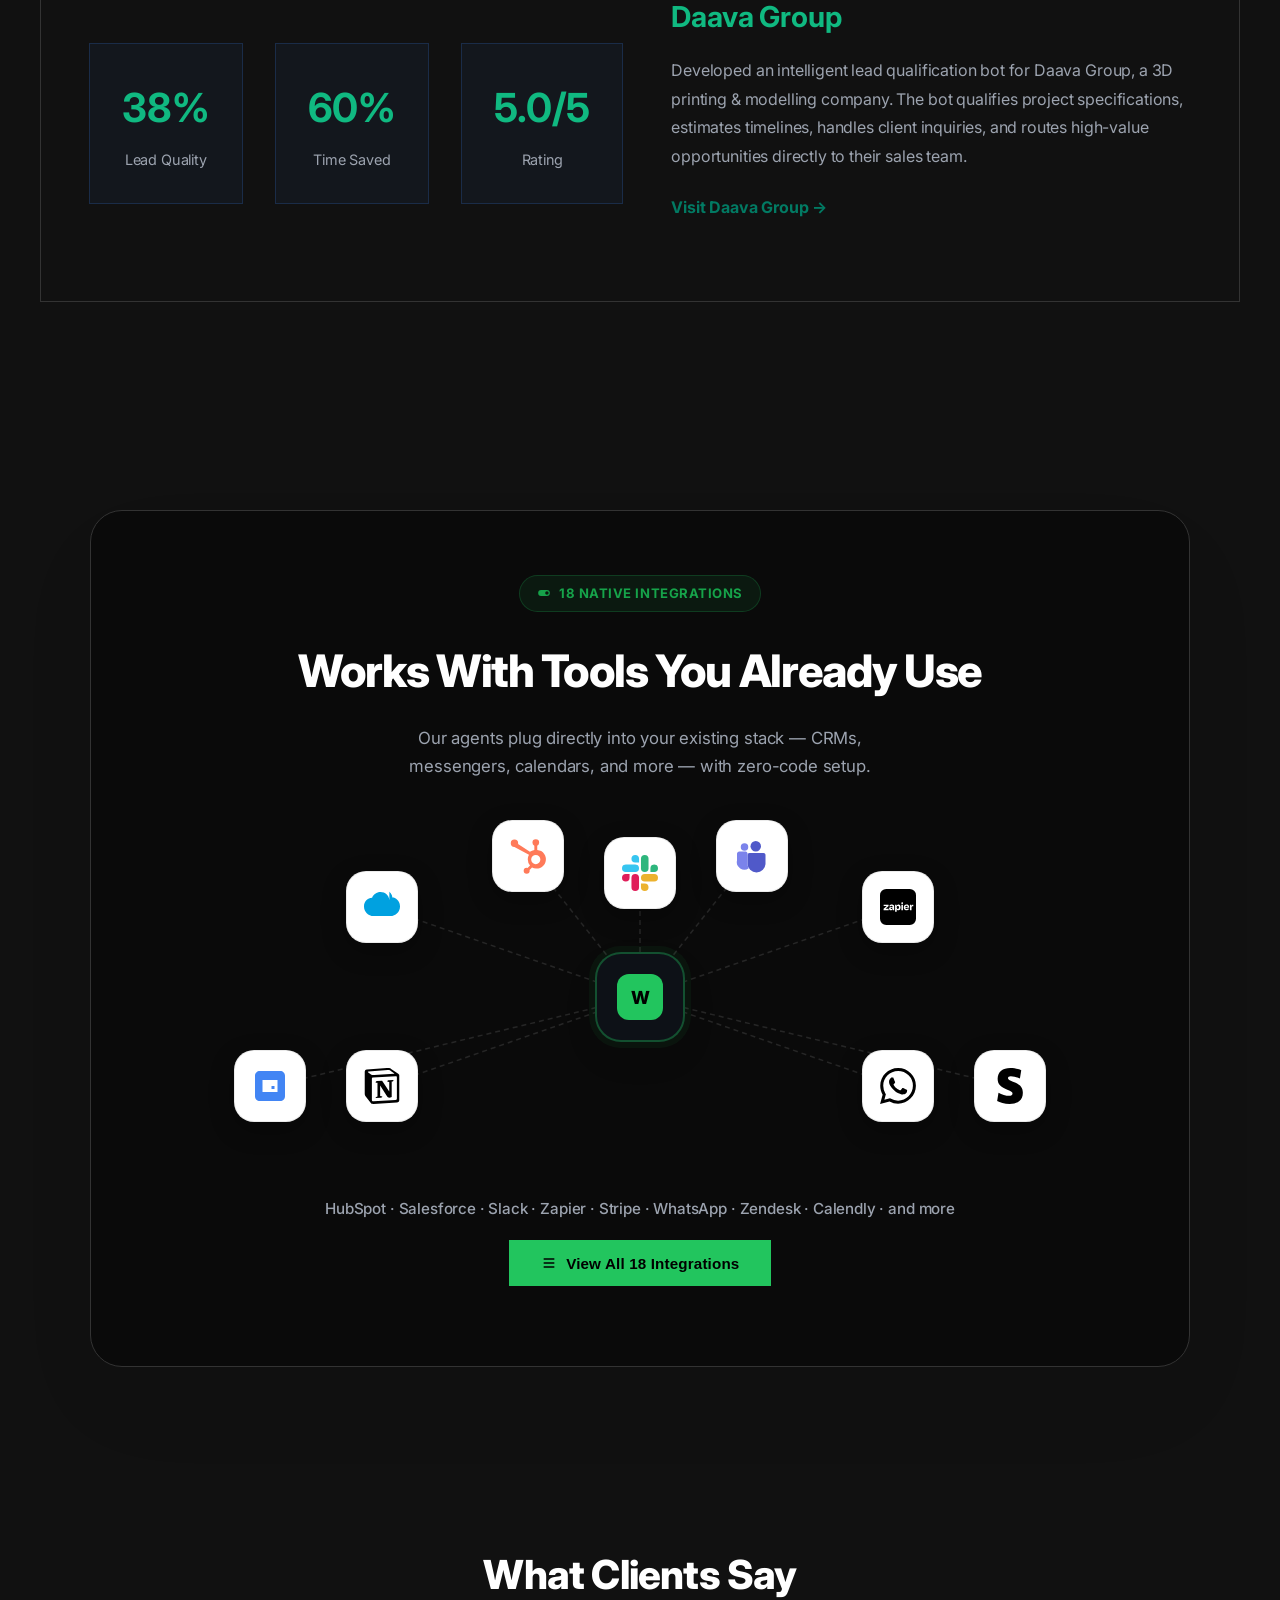
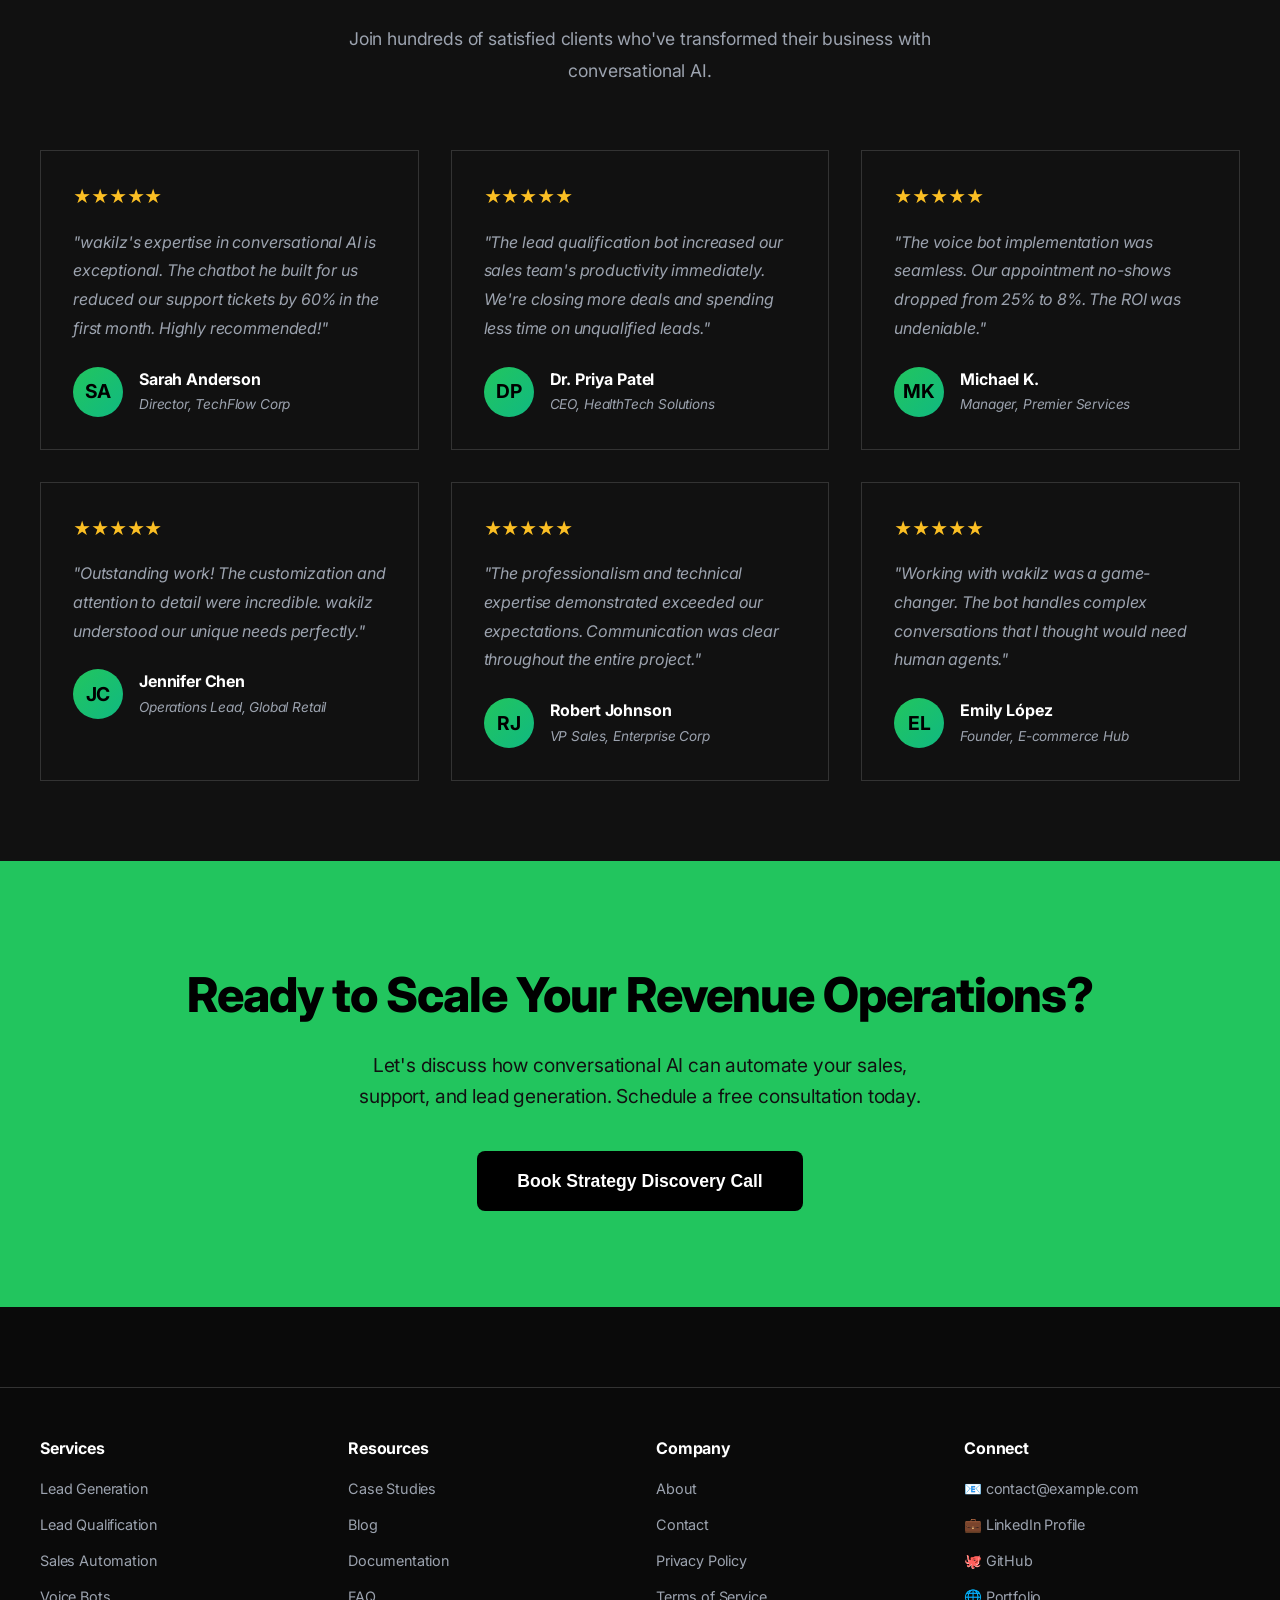
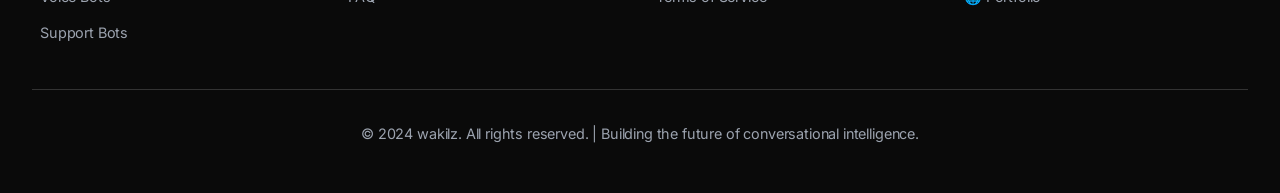
<file: index-old.html>
<!DOCTYPE html>
<html lang="en">

<head>
    <meta charset="UTF-8">
    <meta name="viewport" content="width=device-width, initial-scale=1.0">
    <title>wakilz - AI Conversations & Lead Qualification Experts</title>
    <link rel="icon" type="image/png" sizes="32x32" href="/favicon-32x32.png">
    <link rel="icon" type="image/png" sizes="192x192" href="/favicon-192x192.png">
    <link rel="apple-touch-icon" href="/favicon-192x192.png">
    <link rel="preconnect" href="https://fonts.googleapis.com">
    <link rel="preconnect" href="https://fonts.gstatic.com" crossorigin>
    <link href="https://fonts.googleapis.com/css2?family=Inter:wght@400;500;600;700;800&display=swap" rel="stylesheet">
    <style>
        * {
            margin: 0;
            padding: 0;
            box-sizing: border-box;
        }

        :root {
            --primary: #014b3d;
            --secondary: #000000;
            --accent: #014b3d;
            --accent-light: #006b56;
            --text-primary: #000000;
            --text-secondary: #4b5563;
            --border: #e5e7eb;
            --success: #22c55e;
            --surface: #ffffff;
            --surface-light: #f9fafb;
        }

        body {
            font-family: 'Inter', sans-serif;
            background: var(--surface);
            background-image: radial-gradient(circle at right center, rgba(1, 75, 61, 0.05) 0%, transparent 50%),
                radial-gradient(circle at left center, rgba(59, 130, 246, 0.05) 0%, transparent 50%);
            color: var(--text-primary);
            line-height: 1.6;
            overflow-x: hidden;
            letter-spacing: -0.01em;
        }

        /* Navigation */
        nav {
            position: fixed;
            top: 0;
            width: 100%;
            background: rgba(255, 255, 255, 0.95);
            backdrop-filter: blur(10px);
            border-bottom: 1px solid rgba(229, 231, 235, 0.5);
            padding: 1.2rem 0;
            z-index: 1000;
            animation: slideDown 0.6s ease-out;
        }

        @keyframes slideDown {
            from {
                transform: translateY(-100%);
                opacity: 0;
            }

            to {
                transform: translateY(0);
                opacity: 1;
            }
        }

        .nav-container {
            max-width: 1200px;
            margin: 0 auto;
            padding: 0 2rem;
            display: flex;
            justify-content: space-between;
            align-items: center;
        }

        .logo {
            display: flex;
            align-items: center;
            text-decoration: none;
            gap: 12px;
        }

        .logo img {
            height: 48px;
            width: auto;
        }

        .logo-text {
            font-size: 1.5rem;
            font-weight: 800;
            color: #22c55e;
            letter-spacing: -0.5px;
        }

        .nav-links {
            display: flex;
            gap: 2rem;
            list-style: none;
        }

        .nav-links a {
            color: var(--text-secondary);
            text-decoration: none;
            font-size: 0.9rem;
            font-weight: 500;
            transition: color 0.3s ease;
            position: relative;
        }

        .nav-links a:hover {
            color: var(--accent-light);
        }

        .nav-links a::after {
            content: '';
            position: absolute;
            bottom: -5px;
            left: 0;
            width: 0;
            height: 2px;
            background: var(--accent);
            transition: width 0.3s ease;
        }

        .nav-links a:hover::after {
            width: 100%;
        }

        .cta-button {
            background: #22c55e !important;
            color: #000000 !important;
            padding: 0.8rem 1.8rem;
            border-radius: 0px;
            text-decoration: none;
            font-weight: 700;
            font-size: 1rem;
            transition: all 0.3s ease;
            border: none;
            cursor: pointer;
        }

        .cta-button:hover {
            transform: translateY(-2px);
            box-shadow: 0 10px 25px rgba(59, 130, 246, 0.3);
        }

        /* Founder Hero Section */
        .hero {
            position: relative;
            min-height: 100vh;
            display: flex;
            align-items: center;
            justify-content: center;
            padding: 120px 2rem 60px;
            overflow: hidden;
            background: #000000 !important;
            color: #ffffff;
        }

        .hero::before {
            content: '';
            position: absolute;
            top: 0;
            left: 0;
            width: 80%;
            height: 100%;
            background: radial-gradient(circle at 30% 50%, rgba(34, 197, 94, 0.15) 0%, transparent 70%);
            z-index: 1;
            pointer-events: none;
        }

        .hero::after {
            content: '';
            position: absolute;
            top: 0;
            left: 0;
            right: 0;
            bottom: 0;
            background-image: linear-gradient(rgba(34, 197, 94, 0.05) 1px, transparent 1px),
                linear-gradient(90deg, rgba(34, 197, 94, 0.05) 1px, transparent 1px);
            background-size: 50px 50px;
            mask-image: radial-gradient(circle at 30% 50%, black 0%, transparent 60%);
            -webkit-mask-image: radial-gradient(circle at 30% 50%, black 0%, transparent 60%);
            z-index: 1;
            pointer-events: none;
        }

        .hero-container {
            max-width: 1200px;
            width: 100%;
            display: grid;
            grid-template-columns: 1.1fr 0.9fr;
            gap: 4rem;
            align-items: center;
            position: relative;
            z-index: 2;
        }

        .hero-text {
            text-align: left;
        }

        .badge-reviews {
            display: inline-block;
            margin-bottom: 1.5rem;
            font-size: 0.95rem;
            letter-spacing: 0.5px;
            color: #22c55e;
            font-weight: 600;
            background: rgba(34, 197, 94, 0.1);
            padding: 0.5rem 1rem;
            border-radius: 20px;
            border: 1px solid rgba(34, 197, 94, 0.2);
        }

        .hero-text h1 {
            font-size: 4.2rem;
            line-height: 1.1;
            margin-bottom: 1.5rem;
            color: #ffffff;
            font-weight: 800;
            letter-spacing: -0.04em;
        }

        .hero-text p {
            font-size: 1.2rem;
            color: rgba(255, 255, 255, 0.7);
            margin-bottom: 2.5rem;
            line-height: 1.6;
            max-width: 600px;
        }

        .hero-buttons {
            display: flex;
            gap: 1.5rem;
            flex-wrap: wrap;
        }

        .btn-split-left {
            background: #22c55e;
            color: #000000;
            padding: 1rem 2.5rem;
            border-radius: 0px;
            text-decoration: none;
            font-weight: 700;
            font-size: 1.05rem;
            border: none;
            cursor: pointer;
            transition: transform 0.2s, background 0.2s, box-shadow 0.2s;
            box-shadow: 0 0 15px rgba(34, 197, 94, 0.4);
        }

        .btn-split-right {
            background: transparent;
            color: #ffffff;
            padding: 1rem 2.5rem;
            border-radius: 0px;
            text-decoration: none;
            font-weight: 600;
            font-size: 1.05rem;
            border: 1px solid rgba(255, 255, 255, 0.3);
            cursor: pointer;
            transition: all 0.2s;
        }

        .btn-split-left:hover {
            transform: translateY(-2px);
            background: #16a34a;
            box-shadow: 0 0 25px rgba(34, 197, 94, 0.6);
        }

        .btn-split-right:hover {
            background: rgba(255, 255, 255, 0.1);
            border-color: #ffffff;
            transform: translateY(-2px);
        }

        .hero-image-founder {
            position: relative;
            display: flex;
            justify-content: center;
            align-items: flex-end;
            z-index: 2;
        }

        .hero-image-founder img {
            width: 100%;
            height: auto;
            max-width: 550px;
            border-radius: 0;
            filter: contrast(1.15) brightness(1.1);
            -webkit-mask-image: radial-gradient(circle at center, black 65%, transparent 100%);
            mask-image: radial-gradient(circle at center, black 65%, transparent 100%);
        }

        @media (max-width: 968px) {
            .hero-container {
                grid-template-columns: 1fr;
                text-align: center;
                gap: 2rem;
            }

            .hero-text {
                text-align: center;
            }

            .hero-text p {
                margin: 0 auto 2.5rem;
            }

            .hero-buttons {
                justify-content: center;
            }
        }


        /* Services Section */
        .services {
            padding: 5rem 2rem;
            background: var(--surface);
            margin-top: 4rem;
        }

        .section-header {
            text-align: center;
            margin-bottom: 4rem;
            max-width: 700px;
            margin-left: auto;
            margin-right: auto;
        }

        .section-header h2 {
            font-size: 2.5rem;
            margin-bottom: 1rem;
            color: var(--secondary);
            font-weight: 800;
            letter-spacing: -0.02em;
        }

        .section-header p {
            color: var(--text-secondary);
            font-size: 1.1rem;
            line-height: 1.8;
        }

        .services-container {
            max-width: 1200px;
            margin: 0 auto;
            display: grid;
            grid-template-columns: repeat(3, 1fr);
            gap: 2rem;
        }

        .service-card {
            background: var(--surface);
            border: 1px solid var(--border);
            border-radius: 0px;
            padding: 2.5rem;
            transition: all 0.3s ease;
            position: relative;
            overflow: hidden;
        }

        .service-card::before {
            content: '';
            position: absolute;
            top: 0;
            left: 0;
            right: 0;
            bottom: 0;
            background: linear-gradient(135deg, rgba(59, 130, 246, 0.1) 0%, transparent 100%);
            opacity: 0;
            transition: opacity 0.3s ease;
        }

        .service-card:hover {
            border-color: var(--accent-light);
            transform: translateY(-8px);
            box-shadow: 0 20px 50px rgba(59, 130, 246, 0.2);
        }

        .service-card:hover::before {
            opacity: 1;
        }

        .service-icon {
            font-size: 2.5rem;
            margin-bottom: 1rem;
            display: block;
        }

        .service-card h3 {
            font-size: 1.4rem;
            margin-bottom: 1rem;
            color: var(--text-primary);
        }

        .service-card p {
            color: var(--text-secondary);
            margin-bottom: 1.5rem;
            line-height: 1.8;
        }

        .service-features {
            list-style: none;
            margin: 1.5rem 0;
        }

        .service-features li {
            color: var(--text-secondary);
            margin-bottom: 0.8rem;
            padding-left: 1.5rem;
            position: relative;
            font-size: 0.95rem;
        }

        .service-features li::before {
            content: '✓';
            position: absolute;
            left: 0;
            color: var(--success);
            font-weight: bold;
        }

        /* Case Studies Section */
        .case-studies {
            padding: 5rem 2rem;
            background: var(--surface-light);
        }

        .case-studies-container {
            max-width: 1200px;
            margin: 0 auto;
        }

        .case-study {
            background: var(--surface-light);
            border: 1px solid var(--border);
            border-radius: 0px;
            padding: 3rem;
            margin-bottom: 2rem;
            display: grid;
            grid-template-columns: 1fr 1fr;
            gap: 3rem;
            align-items: center;
            transition: all 0.3s ease;
        }

        .case-study:hover {
            border-color: var(--accent-light);
            box-shadow: 0 15px 40px rgba(59, 130, 246, 0.15);
        }

        .case-study:nth-child(even) {
            grid-template-columns: 1fr 1fr;
        }

        .case-study:nth-child(even) .case-study-text {
            order: 2;
        }

        .case-study:nth-child(even) .case-study-metrics {
            order: 1;
        }

        .case-study-text h3 {
            font-size: 1.8rem;
            margin-bottom: 1rem;
            color: var(--accent-light);
        }

        .case-study-text p {
            color: var(--text-secondary);
            margin-bottom: 1.5rem;
            line-height: 1.8;
        }

        .case-study-quote {
            background: rgba(59, 130, 246, 0.05);
            border-left: 4px solid var(--accent-light);
            padding: 1.5rem;
            margin: 2rem 0;
            border-radius: 0px;
            font-style: italic;
            color: var(--text-secondary);
        }

        .case-study-metrics {
            display: grid;
            grid-template-columns: repeat(3, 1fr);
            gap: 2rem;
        }

        .metric {
            text-align: center;
            background: rgba(59, 130, 246, 0.05);
            padding: 2rem;
            border-radius: 0px;
            border: 1px solid rgba(59, 130, 246, 0.2);
        }

        .metric-value {
            font-size: 2.5rem;
            font-weight: 700;
            color: var(--accent-light);
            margin-bottom: 0.5rem;
        }

        .metric-label {
            font-size: 0.9rem;
            color: var(--text-secondary);
        }

        /* Technologies Section */
        .technologies {
            padding: 5rem 2rem;
            background: var(--surface);
        }

        .tech-container {
            max-width: 1200px;
            margin: 0 auto;
        }

        .tech-grid {
            display: grid;
            grid-template-columns: repeat(3, 1fr);
            gap: 2rem;
            margin-top: 3rem;
        }

        .tech-card {
            background: var(--surface);
            border: 1px solid var(--border);
            border-radius: 0px;
            padding: 2rem;
            text-align: center;
            transition: all 0.3s ease;
        }

        .tech-card:hover {
            border-color: var(--accent-light);
            transform: translateY(-5px);
        }

        .tech-card h4 {
            margin-bottom: 1rem;
            color: var(--text-primary);
        }

        .tech-items {
            display: flex;
            flex-wrap: wrap;
            gap: 0.8rem;
            justify-content: center;
        }

        .tech-badge {
            background: rgba(59, 130, 246, 0.1);
            border: 1px solid rgba(59, 130, 246, 0.3);
            color: var(--accent-light);
            padding: 0.5rem 1rem;
            border-radius: 20px;
            font-size: 0.85rem;
            font-weight: 500;
        }

        /* Testimonials Section */
        .testimonials {
            padding: 5rem 2rem;
            background: var(--surface-light);
        }

        .testimonials-container {
            max-width: 1200px;
            margin: 0 auto;
            display: grid;
            grid-template-columns: repeat(auto-fit, minmax(350px, 1fr));
            gap: 2rem;
            margin-top: 3rem;
        }

        .testimonial {
            background: var(--surface-light);
            border: 1px solid var(--border);
            border-radius: 0px;
            padding: 2rem;
            transition: all 0.3s ease;
        }

        .testimonial:hover {
            border-color: var(--accent-light);
            box-shadow: 0 10px 30px rgba(59, 130, 246, 0.15);
        }

        .stars {
            color: #fbbf24;
            margin-bottom: 1rem;
            font-size: 1.1rem;
        }

        .testimonial p {
            color: var(--text-secondary);
            margin-bottom: 1.5rem;
            line-height: 1.8;
            font-style: italic;
        }

        .testimonial-author {
            display: flex;
            align-items: center;
            gap: 1rem;
        }

        .author-avatar {
            width: 50px;
            height: 50px;
            border-radius: 50%;
            background: linear-gradient(135deg, var(--accent) 0%, var(--accent-light) 100%);
            display: flex;
            align-items: center;
            justify-content: center;
            color: var(--text-primary);
            font-weight: bold;
            font-size: 1.2rem;
        }

        .author-info h4 {
            margin: 0;
            color: var(--text-primary);
            font-size: 1rem;
        }

        .author-info p {
            margin: 0;
            color: var(--text-secondary);
            font-size: 0.85rem;
        }

        /* CTA Section */
        .cta-section {
            padding: 6rem 2rem;
            background: #22c55e;
            text-align: center;
        }

        .cta-section h2 {
            font-size: 3rem;
            margin-bottom: 1rem;
            color: #000000;
            font-weight: 800;
            letter-spacing: -0.02em;
        }

        .cta-section p {
            font-size: 1.2rem;
            margin-bottom: 2.5rem;
            color: #111111;
            max-width: 600px;
            margin-left: auto;
            margin-right: auto;
        }

        /* Footer */
        footer {
            background: var(--surface);
            padding: 3rem 2rem;
            border-top: 1px solid var(--border);
            margin-top: 5rem;
        }

        .footer-container {
            max-width: 1200px;
            margin: 0 auto;
            display: grid;
            grid-template-columns: repeat(4, 1fr);
            gap: 2rem;
            margin-bottom: 2rem;
        }

        .footer-section h4 {
            margin-bottom: 1rem;
            color: var(--text-primary);
        }

        .footer-section a,
        .footer-section p {
            color: var(--text-secondary);
            text-decoration: none;
            display: block;
            margin-bottom: 0.8rem;
            transition: color 0.3s ease;
            font-size: 0.9rem;
        }

        .footer-section a:hover {
            color: var(--accent-light);
        }

        .footer-bottom {
            text-align: center;
            padding-top: 2rem;
            border-top: 1px solid var(--border);
            color: var(--text-secondary);
            font-size: 0.9rem;
        }

        /* Responsive */
        @media (max-width: 768px) {
            .nav-links {
                display: none;
            }

            .hero-content {
                grid-template-columns: 1fr;
                gap: 2rem;
            }

            .hero-text h1 {
                font-size: 2.5rem;
            }

            .hero-image-container {
                height: 350px;
            }

            .stats {
                grid-template-columns: repeat(2, 1fr);
            }

            .services-container {
                grid-template-columns: 1fr;
            }

            .case-study {
                grid-template-columns: 1fr;
            }

            .case-study:nth-child(even) {
                grid-template-columns: 1fr;
            }

            .case-study:nth-child(even) .case-study-text {
                order: unset;
            }

            .case-study:nth-child(even) .case-study-metrics {
                order: unset;
            }

            .case-study-metrics {
                grid-template-columns: 1fr;
            }

            .footer-container {
                grid-template-columns: repeat(2, 1fr);
            }
        }

        /* Scroll animations */
        .fade-in {
            opacity: 0;
            transform: translateY(30px);
            transition: all 0.6s ease;
        }

        .fade-in.visible {
            opacity: 1;
            transform: translateY(0);
        }

        [data-theme="dark"] {
            --primary: #027a63;
            --secondary: #ffffff;
            --accent: #22c55e;
            --accent-light: #10b981;
            --text-primary: #ffffff;
            --text-secondary: #9ca3af;
            --border: #333333;
            --surface: #0a0a0a;
            --surface-light: #111111;
        }

        [data-theme="dark"] nav {
            background: rgba(10, 10, 10, 0.95);
            border-bottom: 1px solid rgba(255, 255, 255, 0.1);
        }

        [data-theme="dark"] .button-secondary {
            color: var(--text-primary);
            border-color: var(--text-primary);
            background: rgba(255, 255, 255, 0.05);
        }

        [data-theme="dark"] .button-secondary:hover {
            background: rgba(255, 255, 255, 0.1);
        }

        [data-theme="dark"] .button-primary,
        /* [data-theme="dark"] .cta-button, */
        [data-theme="dark"] .author-avatar {
            color: #000000;
        }

        .theme-toggle {
            background: transparent;
            border: none;
            font-size: 1.5rem;
            cursor: pointer;
            margin-right: 1.5rem;
            transition: transform 0.3s ease;
            vertical-align: middle;
        }

        .theme-toggle:hover {
            transform: scale(1.1);
        }

        @media (max-width: 768px) {
            .tech-grid {
                grid-template-columns: 1fr;
            }
        }

        /* Chat Animation Styles */
        .chat-mockup-wrapper {
            position: relative;
            display: flex;
            justify-content: center;
            align-items: center;
            z-index: 2;
            width: 100%;
            height: 550px;
            perspective: 1000px;
        }
        .chat-mockup {
            background: rgba(10, 10, 10, 0.7);
            backdrop-filter: blur(20px);
            -webkit-backdrop-filter: blur(20px);
            border: 1px solid rgba(255, 255, 255, 0.1);
            border-radius: 16px;
            width: 100%;
            max-width: 480px;
            height: 100%;
            display: flex;
            flex-direction: column;
            overflow: hidden;
            box-shadow: 0 25px 50px -12px rgba(0, 0, 0, 0.5), 0 0 0 1px rgba(34, 197, 94, 0.1);
            transform: rotateY(-5deg) rotateX(2deg);
            transition: transform 0.5s ease;
        }
        .chat-mockup:hover { transform: rotateY(0) rotateX(0); }
        .chat-header {
            padding: 1rem;
            border-bottom: 1px solid rgba(255, 255, 255, 0.05);
            display: flex;
            align-items: center;
            gap: 1rem;
            background: rgba(0, 0, 0, 0.5);
        }
        .chat-avatar {
            width: 36px; height: 36px; border-radius: 50%;
            background: linear-gradient(135deg, var(--success) 0%, #16a34a 100%);
            display: flex; align-items: center; justify-content: center;
            color: #000; font-weight: bold; font-size: 1rem; position: relative;
            flex-shrink: 0;
        }
        .chat-avatar::after {
            content: ''; position: absolute; bottom: 0; right: 0;
            width: 10px; height: 10px; background: #22c55e;
            border-radius: 50%; border: 2px solid #000;
        }
        .chat-title h4 { color: #fff; margin: 0; font-size: 0.95rem; font-weight: 600; }
        .chat-title p { color: #9ca3af !important; margin: 0 !important; font-size: 0.75rem !important; }
        .chat-body {
            padding: 1.2rem; flex-grow: 1; overflow-y: auto;
            display: flex; flex-direction: column; gap: 1rem; scroll-behavior: smooth;
        }
        .chat-body::-webkit-scrollbar { width: 4px; }
        .chat-body::-webkit-scrollbar-track { background: transparent; }
        .chat-body::-webkit-scrollbar-thumb { background: rgba(255, 255, 255, 0.2); border-radius: 10px; }
        
        .chat-message {
            max-width: 85%; padding: 0.8rem 1rem; font-size: 0.9rem; line-height: 1.5;
            opacity: 0; transform: translateY(10px);
            animation: messagePopIn 0.3s cubic-bezier(0.175, 0.885, 0.32, 1.275) forwards;
        }
        @keyframes messagePopIn { to { opacity: 1; transform: translateY(0); } }
        .chat-message.bot {
            align-self: flex-start; background: rgba(255, 255, 255, 0.05);
            border-radius: 16px 16px 16px 4px; color: #e5e7eb; border: 1px solid rgba(255, 255, 255, 0.05);
        }
        .chat-message.user {
            align-self: flex-end; background: rgba(34, 197, 94, 0.15);
            border-radius: 16px 16px 4px 16px; color: #fff; border: 1px solid rgba(34, 197, 94, 0.2);
        }
        .typing-indicator {
            display: none; align-items: center; gap: 4px; padding: 0.6rem 1rem;
            background: rgba(255, 255, 255, 0.05); border-radius: 16px 16px 16px 4px;
            align-self: flex-start; border: 1px solid rgba(255, 255, 255, 0.05);
            margin-top: auto;
        }
        .typing-dot {
            width: 5px; height: 5px; background: #9ca3af; border-radius: 50%;
            animation: typingBounce 1.4s infinite ease-in-out both;
        }
        .typing-dot:nth-child(1) { animation-delay: -0.32s; }
        .typing-dot:nth-child(2) { animation-delay: -0.16s; }
        @keyframes typingBounce { 0%, 80%, 100% { transform: scale(0); } 40% { transform: scale(1); } }
        
        .chat-input-area {
            padding: 1rem; border-top: 1px solid rgba(255, 255, 255, 0.05);
            background: rgba(0, 0, 0, 0.5); display: flex; gap: 0.8rem; align-items: center;
        }
        .chat-input {
            flex-grow: 1; background: rgba(255, 255, 255, 0.05); border: 1px solid rgba(255, 255, 255, 0.1);
            border-radius: 20px; padding: 0.6rem 1rem; color: #fff; font-size: 0.85rem;
        }
        .chat-send {
            width: 36px; height: 36px; border-radius: 50%; background: var(--success);
            border: none; display: flex; align-items: center; justify-content: center;
            color: #000; cursor: pointer; flex-shrink: 0;
        }
        .chat-send svg { width: 16px; height: 16px; }

        @media (max-width: 968px) {
            .chat-mockup-wrapper { height: 500px; margin-top: 2rem; transform: none; }
            .chat-mockup { transform: none; box-shadow: 0 10px 30px rgba(0,0,0,0.5); }
        }


        /* Integrations Section */
        .integrations {
            padding: 6rem 2rem;
            background: var(--surface-light);
            display: flex;
            justify-content: center;
        }

        .integrations-container {
            max-width: 1100px;
            width: 100%;
            background: var(--surface);
            border-radius: 32px;
            padding: 4rem 2rem 5rem;
            text-align: center;
            box-shadow: 0 40px 100px rgba(0, 0, 0, 0.03);
            border: 1px solid var(--border);
        }

        .integration-badge {
            background: rgba(34, 197, 94, 0.08);
            color: #16a34a;
            padding: 0.45rem 1.1rem;
            border-radius: 20px;
            font-size: 0.82rem;
            font-weight: 700;
            display: inline-flex;
            align-items: center;
            gap: 0.5rem;
            margin-bottom: 1.5rem;
            border: 1px solid rgba(34, 197, 94, 0.2);
            letter-spacing: 0.04em;
            text-transform: uppercase;
        }

        .integrations-header h2 {
            font-size: 2.8rem;
            color: var(--secondary);
            font-weight: 800;
            margin-bottom: 1rem;
            letter-spacing: -0.03em;
        }

        .integrations-header p {
            color: var(--text-secondary);
            font-size: 1.05rem;
            max-width: 480px;
            margin: 0 auto 3.5rem;
            line-height: 1.7;
        }

        /* Arc diagram */
        .arc-diagram {
            position: relative;
            width: 100%;
            max-width: 860px;
            height: 320px;
            margin: 0 auto;
        }

        .arc-svg {
            position: absolute;
            top: 0; left: 0;
            width: 100%; height: 100%;
            overflow: visible;
            pointer-events: none;
            z-index: 1;
        }

        /* Connector lines from center hub to each icon */
        .arc-svg line, .arc-svg path {
            stroke: var(--border);
            stroke-width: 1.5;
            fill: none;
            stroke-dasharray: 5 4;
            opacity: 0.7;
        }

        /* Center hub */
        .arc-hub {
            position: absolute;
            left: 50%;
            top: 50%;
            transform: translate(-50%, -50%);
            width: 90px;
            height: 90px;
            background: var(--surface);
            border: 2px solid rgba(34,197,94,0.35);
            border-radius: 26px;
            display: flex;
            align-items: center;
            justify-content: center;
            box-shadow: 0 0 0 6px rgba(34,197,94,0.06), 0 15px 35px rgba(0,0,0,0.08);
            z-index: 5;
            cursor: default;
        }

        .arc-hub img {
            width: 48px;
            height: 48px;
        }

        /* Each integration icon node */
        .arc-icon {
            position: absolute;
            width: 72px;
            height: 72px;
            background: #ffffff;
            border: 1px solid rgba(0,0,0,0.1);
            border-radius: 20px;
            display: flex;
            align-items: center;
            justify-content: center;
            box-shadow: 0 8px 24px rgba(0,0,0,0.07);
            z-index: 3;
            transform: translate(-50%, -50%);
            transition: transform 0.25s ease, box-shadow 0.25s ease, border-color 0.25s ease;
            cursor: pointer;
        }

        .arc-icon:hover {
            transform: translate(-50%, -50%) scale(1.12);
            box-shadow: 0 16px 36px rgba(0,0,0,0.15);
            border-color: #22c55e;
            z-index: 10;
        }

        .arc-icon img {
            width: 36px;
            height: 36px;
            object-fit: contain;
        }

        [data-theme="dark"] .arc-icon {
            background: #ffffff;
            border-color: rgba(0,0,0,0.08);
            box-shadow: 0 8px 24px rgba(0,0,0,0.3);
        }
        [data-theme="dark"] .arc-hub {
            background: #0d1117;
        }

        /* Positions: 5 icons on top arc, 4 across bottom */
        /* Top arc (semi-circle): positions at equal angles 0-180 deg */
        .arc-pos-1  { left: 7%;  top: 78%; }  /* bottom-left */
        .arc-pos-2  { left: 20%; top: 22%; }  /* top-left-far */
        .arc-pos-3  { left: 37%; top: 6%;  }  /* top-left-near */
        .arc-pos-4  { left: 50%; top: 0%;  transform: translate(-50%, 0); }  /* top-center */
        .arc-pos-5  { left: 63%; top: 6%;  }  /* top-right-near */
        .arc-pos-6  { left: 80%; top: 22%; }  /* top-right-far */
        .arc-pos-7  { left: 93%; top: 78%; }  /* bottom-right */
        .arc-pos-8  { left: 20%; top: 78%; }  /* bottom-left-near */
        .arc-pos-9  { left: 80%; top: 78%; }  /* bottom-right-near */

        /* CTA below the arc */
        .arc-cta {
            margin-top: 2.5rem;
            display: flex;
            flex-direction: column;
            align-items: center;
            gap: 1.2rem;
        }

        .arc-cta-label {
            font-size: 0.95rem;
            color: var(--text-secondary);
            font-weight: 500;
        }

        .btn-view-integrations {
            display: inline-flex;
            align-items: center;
            gap: 0.6rem;
            background: #000;
            color: #fff;
            border: none;
            border-radius: 0px;
            padding: 0.9rem 2rem;
            font-size: 0.95rem;
            font-weight: 700;
            cursor: pointer;
            transition: background 0.2s, transform 0.2s;
            letter-spacing: 0.01em;
        }

        [data-theme="dark"] .btn-view-integrations {
            background: #22c55e;
            color: #000;
        }

        .btn-view-integrations:hover {
            background: #22c55e;
            color: #000;
            transform: translateY(-2px);
        }

        .btn-view-integrations svg {
            width: 16px; height: 16px;
        }

        /* ========================
           INTEGRATIONS MODAL
           ======================== */
        .integrations-modal-overlay {
            display: none;
            position: fixed;
            inset: 0;
            background: rgba(0,0,0,0.55);
            backdrop-filter: blur(6px);
            z-index: 9999;
            align-items: center;
            justify-content: center;
            padding: 1rem;
        }

        .integrations-modal-overlay.open {
            display: flex;
        }

        .integrations-modal {
            background: var(--surface);
            border: 1px solid var(--border);
            border-radius: 24px;
            width: 100%;
            max-width: 800px;
            max-height: 90vh;
            overflow-y: auto;
            padding: 2.5rem;
            position: relative;
            animation: modalSlideUp 0.35s cubic-bezier(0.16, 1, 0.3, 1) forwards;
        }

        @keyframes modalSlideUp {
            from { opacity: 0; transform: translateY(24px) scale(0.97); }
            to   { opacity: 1; transform: translateY(0) scale(1); }
        }

        .modal-header {
            display: flex;
            align-items: flex-start;
            justify-content: space-between;
            margin-bottom: 2rem;
            gap: 1rem;
        }

        .modal-header h3 {
            font-size: 1.6rem;
            font-weight: 800;
            color: var(--secondary);
            letter-spacing: -0.02em;
            margin: 0;
        }

        .modal-header p {
            color: var(--text-secondary);
            font-size: 0.9rem;
            margin: 0.3rem 0 0;
        }

        .modal-close {
            width: 36px; height: 36px;
            border-radius: 50%;
            border: 1px solid var(--border);
            background: transparent;
            display: flex; align-items: center; justify-content: center;
            cursor: pointer;
            color: var(--text-secondary);
            font-size: 1.1rem;
            flex-shrink: 0;
            transition: background 0.2s;
        }

        .modal-close:hover {
            background: var(--border);
            color: var(--text-primary);
        }

        .modal-grid {
            display: grid;
            grid-template-columns: repeat(3, 1fr);
            gap: 1rem;
        }

        .modal-integration-card {
            display: flex;
            align-items: center;
            gap: 1rem;
            padding: 1rem 1.2rem;
            border: 1px solid var(--border);
            border-radius: 14px;
            background: var(--surface-light);
            transition: border-color 0.2s, box-shadow 0.2s, transform 0.2s;
            cursor: default;
        }

        .modal-integration-card:hover {
            border-color: #22c55e;
            box-shadow: 0 8px 24px rgba(34,197,94,0.1);
            transform: translateY(-2px);
        }

        .modal-icon-wrap {
            width: 48px; height: 48px;
            border-radius: 12px;
            background: #ffffff;
            border: 1px solid rgba(0,0,0,0.1);
            display: flex; align-items: center; justify-content: center;
            flex-shrink: 0;
        }

        [data-theme="dark"] .modal-icon-wrap {
            background: #ffffff;
            border-color: rgba(0,0,0,0.08);
        }

        .modal-icon-wrap img {
            width: 28px; height: 28px;
            object-fit: contain;
        }

        .modal-card-info h4 {
            font-size: 0.9rem;
            font-weight: 700;
            color: var(--text-primary);
            margin: 0 0 0.2rem;
        }

        .modal-card-info p {
            font-size: 0.78rem;
            color: var(--text-secondary);
            margin: 0;
            line-height: 1.4;
        }

        .modal-footer {
            margin-top: 2rem;
            text-align: center;
            color: var(--text-secondary);
            font-size: 0.85rem;
        }

        @media (max-width: 768px) {
            .arc-diagram { height: 260px; }
            .arc-icon { width: 56px; height: 56px; }
            .arc-icon img { width: 28px; height: 28px; }
            .arc-hub { width: 72px; height: 72px; }
            .arc-hub img { width: 38px; height: 38px; }
            .modal-grid { grid-template-columns: repeat(2, 1fr); }
            .integrations-header h2 { font-size: 2rem; }
            .integrations-modal { padding: 1.5rem; }
        }

    </style>
</head>

<body>
    <!-- Navigation -->
    <nav>
        <div class="nav-container">
            <a href="/" class="logo">
                <img src="assets/images/logo.png" alt="wakilz logo">
                <span class="logo-text">wakilz</span>
            </a>
            <ul class="nav-links">
                <li><a href="#services">Services</a></li>
                <li><a href="#case-studies">Case Studies</a></li>
                <li><a href="#tech">Technologies</a></li>
                <li><a href="#testimonials">Testimonials</a></li>
            </ul>
            <button class="theme-toggle" id="themeToggle" aria-label="Toggle dark mode">🌙</button>
            <button class="cta-button"
                onclick="document.getElementById('contact').scrollIntoView({behavior: 'smooth'})">
                Get Started
            </button>
        </div>
    </nav>

        <!-- Hero Section -->
    <section class="hero">
        <div class="hero-container">
            <div class="hero-text">
                <div class="badge-reviews">★★★★★ Enterprise-Grade AI Agents</div>
                <h1>Automated Sales Qualification & Pipeline Generation</h1>
                <p>
                    Stop leaking revenue from unqualified leads and delayed responses. We build conversational AI systems that engage, qualify, and route high-value B2B prospects directly to your sales team's calendar—24/7.
                </p>
                <div class="hero-buttons">
                    <button class="btn-split-left"
                        onclick="document.getElementById('contact').scrollIntoView({behavior: 'smooth'})">
                        Book Intro Call &rarr;
                    </button>
                    <a href="#case-studies" class="btn-split-right">See Case Studies &rarr;</a>
                </div>
            </div>
            
            <div class="chat-mockup-wrapper">
                <div class="chat-mockup">
                    <div class="chat-header">
                        <div class="chat-avatar">AI</div>
                        <div class="chat-title">
                            <h4>Enterprise SDR Agent</h4>
                            <p>Online • Responds instantly</p>
                        </div>
                    </div>
                    <div class="chat-body" id="chatBody">
                        <!-- Messages injected via JS -->
                        <div class="typing-indicator" id="typingIndicator">
                            <div class="typing-dot"></div>
                            <div class="typing-dot"></div>
                            <div class="typing-dot"></div>
                        </div>
                    </div>
                    <div class="chat-input-area">
                        <div class="chat-input">Type a message...</div>
                        <button class="chat-send">
                            <svg viewBox="0 0 24 24" fill="none" stroke="currentColor" stroke-width="2"><path d="M22 2L11 13M22 2l-7 20-4-9-9-4 20-7z"/></svg>
                        </button>
                    </div>
                </div>
            </div>
        </div>
    </section>

    <!-- Services Section -->
    <section class="services" id="services">
        <div class="section-header">
            <h2>Enterprise Revenue Operations AI</h2>
            <p>We build autonomous AI agents that handle the heavy lifting across your entire sales funnel—from top-of-funnel capture to fully qualified meetings.</p>
        </div>

        <div class="services-container">
            <div class="service-card fade-in">
                <span class="service-icon">💬</span>
                <h3>Inbound Lead Capture</h3>
                <p>Deploy intelligent agents that instantly engage high-intent visitors, preventing pipeline leakage outside of business hours.</p>
                <ul class="service-features">
                    <li>Omnichannel deployment (Web, WhatsApp)</li>
                    <li>Dynamic intent recognition</li>
                    <li>Seamless CRM synchronization</li>
                    <li>Zero-latency response rates</li>
                </ul>
            </div>

            <div class="service-card fade-in">
                <span class="service-icon">🎯</span>
                <h3>Automated Sales Qualification</h3>
                <p>Implement sophisticated qualification matrices that filter out noise and route only enterprise-ready prospects to your Account Executives.</p>
                <ul class="service-features">
                    <li>BANT & MEDDIC qualification frameworks</li>
                    <li>Contextual objection handling</li>
                    <li>Firmographic data enrichment</li>
                    <li>Conditional logic routing</li>
                </ul>
            </div>

            <div class="service-card fade-in">
                <span class="service-icon">🚀</span>
                <h3>Full-Cycle Sales Automation</h3>
                <p>End-to-end automation of the sales discovery process. Our LLM-powered agents conduct preliminary needs analysis before human handover.</p>
                <ul class="service-features">
                    <li>Conversational discovery flows</li>
                    <li>Automated pipeline stage updates</li>
                    <li>Drip campaign triggers</li>
                    <li>Revenue attribution tracking</li>
                </ul>
            </div>

            <div class="service-card fade-in">
                <span class="service-icon">🎤</span>
                <h3>Conversational Voice AI</h3>
                <p>Deploy low-latency, human-like voice agents for inbound call deflection and outbound appointment setting at scale.</p>
                <ul class="service-features">
                    <li>Sub-500ms latency voice response</li>
                    <li>Advanced semantic understanding</li>
                    <li>Real-time sentiment analysis</li>
                    <li>Telephony & VoIP integration</li>
                </ul>
            </div>

            <div class="service-card fade-in">
                <span class="service-icon">🛟</span>
                <h3>Intelligent Support Resolution</h3>
                <p>Deflect Level 1 & 2 support tickets with RAG-enabled agents trained securely on your company's proprietary knowledge base.</p>
                <ul class="service-features">
                    <li>Vector database RAG architecture</li>
                    <li>Automated Jira/Zendesk ticketing</li>
                    <li>Human-in-the-loop escalation</li>
                    <li>Enterprise-grade data privacy</li>
                </ul>
            </div>

            <div class="service-card fade-in">
                <span class="service-icon">📅</span>
                <h3>Frictionless Meeting Scheduling</h3>
                <p>Eliminate back-and-forth emails with contextual scheduling agents that understand timezones, availability, and meeting priority.</p>
                <ul class="service-features">
                    <li>Direct G-Suite & Office365 sync</li>
                    <li>Multi-stakeholder coordination</li>
                    <li>Automated prep-material delivery</li>
                    <li>No-show mitigation workflows</li>
                </ul>
            </div>
        </div>
    </section>

    <!-- Case Studies Section -->
    <section class="case-studies" id="case-studies">
        <div class="section-header" style="margin-bottom: 3rem;">
            <h2>Proven Enterprise Impact</h2>
            <p>Explore how leading organizations leverage our conversational AI to accelerate revenue.</p>
        </div>

        <div class="case-studies-container">
            <!-- Zahimo Studio -->
            <div class="case-study fade-in">
                <div class="case-study-text">
                    <h3>Zahimo Studio</h3>
                    <p>Built a lead generation and qualification chatbot for Zahimo Studio, a premium web design agency.
                        The bot engages potential clients, qualifies their projects, and books free consultation calls
                        automatically on their website.</p>
                    <a href="https://www.zahimo.com/" target="_blank"
                        style="color: var(--primary); font-weight: bold; text-decoration: none; margin-bottom: 2rem; display: inline-block;">Visit
                        Zahimo Studio →</a>
                </div>
                <div class="case-study-metrics">
                    <div class="metric">
                        <div class="metric-value">45%</div>
                        <div class="metric-label">Lead Increase</div>
                    </div>
                    <div class="metric">
                        <div class="metric-value">3.2x</div>
                        <div class="metric-label">Conversion Lift</div>
                    </div>
                    <div class="metric">
                        <div class="metric-value">24/7</div>
                        <div class="metric-label">Engagement</div>
                    </div>
                </div>
            </div>

            <!-- Daava Group -->
            <div class="case-study fade-in">
                <div class="case-study-text">
                    <h3>Daava Group</h3>
                    <p>Developed an intelligent lead qualification bot for Daava Group, a 3D printing & modelling
                        company. The bot qualifies project specifications, estimates timelines, handles client
                        inquiries, and routes high-value opportunities directly to their sales team.</p>
                    <a href="https://www.daavagroup.in/" target="_blank"
                        style="color: var(--primary); font-weight: bold; text-decoration: none; margin-bottom: 2rem; display: inline-block;">Visit
                        Daava Group →</a>
                </div>
                <div class="case-study-metrics">
                    <div class="metric">
                        <div class="metric-value">38%</div>
                        <div class="metric-label">Lead Quality</div>
                    </div>
                    <div class="metric">
                        <div class="metric-value">60%</div>
                        <div class="metric-label">Time Saved</div>
                    </div>
                    <div class="metric">
                        <div class="metric-value">5.0/5</div>
                        <div class="metric-label">Rating</div>
                    </div>
                </div>
            </div>
        </div>
    </section>

    <!-- Integrations Section -->
    <section class="integrations" id="tech">
        <div class="integrations-container fade-in">
            <div class="integration-badge">
                <svg width="14" height="14" viewBox="0 0 24 24" fill="currentColor"><path d="M17 7H7a5 5 0 0 0 0 10h10a5 5 0 0 0 0-10zm0 8a3 3 0 1 1 0-6 3 3 0 0 1 0 6z"/></svg>
                18 Native Integrations
            </div>

            <div class="integrations-header">
                <h2>Works With Tools You Already Use</h2>
                <p>Our agents plug directly into your existing stack — CRMs, messengers, calendars, and more — with zero-code setup.</p>
            </div>

            <!-- Arc Diagram -->
            <div class="arc-diagram" id="arcDiagram">
                <!-- SVG connector lines drawn by JS -->
                <svg class="arc-svg" id="arcSvg"></svg>

                <!-- Center Hub: wakilz AI -->
                <div class="arc-hub" title="wakilz AI">
                    <svg width="46" height="46" viewBox="0 0 46 46" fill="none">
                        <rect width="46" height="46" rx="12" fill="#22c55e"/>
                        <text x="23" y="30" text-anchor="middle" font-size="18" font-weight="800" fill="#000" font-family="Inter,sans-serif">W</text>
                    </svg>
                </div>

                <!-- 9 arc icons -->
                <div class="arc-icon arc-pos-1" title="Google Calendar"><img src="assets/icons/integrations/googlecalendar.svg" alt="Google Calendar"></div>
                <div class="arc-icon arc-pos-2" title="Salesforce"><img src="assets/icons/integrations/salesforce.svg" alt="Salesforce"></div>
                <div class="arc-icon arc-pos-3" title="HubSpot"><img src="assets/icons/integrations/hubspot.svg" alt="HubSpot"></div>
                <div class="arc-icon arc-pos-4" title="Slack"><img src="assets/icons/integrations/slack.svg" alt="Slack"></div>
                <div class="arc-icon arc-pos-5" title="Microsoft Teams"><img src="assets/icons/integrations/microsoftteams.svg" alt="Microsoft Teams"></div>
                <div class="arc-icon arc-pos-6" title="Zapier"><img src="assets/icons/integrations/zapier.svg" alt="Zapier"></div>
                <div class="arc-icon arc-pos-7" title="Stripe"><img src="assets/icons/integrations/stripe.svg" alt="Stripe"></div>
                <div class="arc-icon arc-pos-8" title="Notion"><img src="assets/icons/integrations/notion.svg" alt="Notion"></div>
                <div class="arc-icon arc-pos-9" title="WhatsApp"><img src="assets/icons/integrations/whatsapp.svg" alt="WhatsApp"></div>
            </div>

            <!-- CTA -->
            <div class="arc-cta">
                <p class="arc-cta-label">HubSpot · Salesforce · Slack · Zapier · Stripe · WhatsApp · Zendesk · Calendly · and more</p>
                <button class="btn-view-integrations" id="openIntegrationsModal">
                    <svg viewBox="0 0 24 24" fill="none" stroke="currentColor" stroke-width="2.5"><path d="M4 6h16M4 12h16M4 18h16"/></svg>
                    View All 18 Integrations
                </button>
            </div>
        </div>
    </section>

    <!-- Integrations Modal -->
    <div class="integrations-modal-overlay" id="integrationsModalOverlay">
        <div class="integrations-modal" role="dialog" aria-modal="true" aria-labelledby="modalTitle">
            <div class="modal-header">
                <div>
                    <h3 id="modalTitle">All Integrations</h3>
                    <p>18 native connections — zero code required</p>
                </div>
                <button class="modal-close" id="closeIntegrationsModal" aria-label="Close">✕</button>
            </div>
            <div class="modal-grid">
                <div class="modal-integration-card">
                    <div class="modal-icon-wrap"><img src="assets/icons/integrations/hubspot.svg" alt="HubSpot"></div>
                    <div class="modal-card-info"><h4>HubSpot</h4><p>CRM &amp; Marketing Hub</p></div>
                </div>
                <div class="modal-integration-card">
                    <div class="modal-icon-wrap"><img src="assets/icons/integrations/salesforce.svg" alt="Salesforce"></div>
                    <div class="modal-card-info"><h4>Salesforce</h4><p>Enterprise CRM</p></div>
                </div>
                <div class="modal-integration-card">
                    <div class="modal-icon-wrap"><img src="assets/icons/integrations/slack.svg" alt="Slack"></div>
                    <div class="modal-card-info"><h4>Slack</h4><p>Team Messaging</p></div>
                </div>
                <div class="modal-integration-card">
                    <div class="modal-icon-wrap"><img src="assets/icons/integrations/microsoftteams.svg" alt="Microsoft Teams"></div>
                    <div class="modal-card-info"><h4>Microsoft Teams</h4><p>Business Communication</p></div>
                </div>
                <div class="modal-integration-card">
                    <div class="modal-icon-wrap"><img src="assets/icons/integrations/googlecalendar.svg" alt="Google Calendar"></div>
                    <div class="modal-card-info"><h4>Google Calendar</h4><p>Scheduling &amp; Booking</p></div>
                </div>
                <div class="modal-integration-card">
                    <div class="modal-icon-wrap"><img src="assets/icons/integrations/zapier.svg" alt="Zapier"></div>
                    <div class="modal-card-info"><h4>Zapier</h4><p>Workflow Automation</p></div>
                </div>
                <div class="modal-integration-card">
                    <div class="modal-icon-wrap"><img src="assets/icons/integrations/notion.svg" alt="Notion"></div>
                    <div class="modal-card-info"><h4>Notion</h4><p>Knowledge Base &amp; Docs</p></div>
                </div>
                <div class="modal-integration-card">
                    <div class="modal-icon-wrap"><img src="assets/icons/integrations/stripe.svg" alt="Stripe"></div>
                    <div class="modal-card-info"><h4>Stripe</h4><p>Payments &amp; Billing</p></div>
                </div>
                <div class="modal-integration-card">
                    <div class="modal-icon-wrap"><img src="assets/icons/integrations/whatsapp.svg" alt="WhatsApp"></div>
                    <div class="modal-card-info"><h4>WhatsApp</h4><p>Messaging &amp; Outreach</p></div>
                </div>
                <div class="modal-integration-card">
                    <div class="modal-icon-wrap"><img src="assets/icons/integrations/twilio.svg" alt="Twilio"></div>
                    <div class="modal-card-info"><h4>Twilio</h4><p>SMS &amp; Voice API</p></div>
                </div>
                <div class="modal-integration-card">
                    <div class="modal-icon-wrap"><img src="assets/icons/integrations/zendesk.svg" alt="Zendesk"></div>
                    <div class="modal-card-info"><h4>Zendesk</h4><p>Customer Support</p></div>
                </div>
                <div class="modal-integration-card">
                    <div class="modal-icon-wrap"><img src="assets/icons/integrations/calendly.svg" alt="Calendly"></div>
                    <div class="modal-card-info"><h4>Calendly</h4><p>Meeting Scheduling</p></div>
                </div>
                <div class="modal-integration-card">
                    <div class="modal-icon-wrap"><img src="assets/icons/integrations/mailchimp.svg" alt="Mailchimp"></div>
                    <div class="modal-card-info"><h4>Mailchimp</h4><p>Email Marketing</p></div>
                </div>
                <div class="modal-integration-card">
                    <div class="modal-icon-wrap"><img src="assets/icons/integrations/activecampaign.svg" alt="ActiveCampaign"></div>
                    <div class="modal-card-info"><h4>ActiveCampaign</h4><p>Marketing Automation</p></div>
                </div>
                <div class="modal-integration-card">
                    <div class="modal-icon-wrap"><img src="assets/icons/integrations/intercom.svg" alt="Intercom"></div>
                    <div class="modal-card-info"><h4>Intercom</h4><p>Customer Messaging</p></div>
                </div>
                <div class="modal-integration-card">
                    <div class="modal-icon-wrap"><img src="assets/icons/integrations/pipedrive.svg" alt="Pipedrive"></div>
                    <div class="modal-card-info"><h4>Pipedrive</h4><p>Sales Pipeline CRM</p></div>
                </div>
                <div class="modal-integration-card">
                    <div class="modal-icon-wrap"><img src="assets/icons/integrations/airtable.svg" alt="Airtable"></div>
                    <div class="modal-card-info"><h4>Airtable</h4><p>Database &amp; Workflows</p></div>
                </div>
                <div class="modal-integration-card">
                    <div class="modal-icon-wrap"><img src="assets/icons/integrations/make.svg" alt="Make"></div>
                    <div class="modal-card-info"><h4>Make</h4><p>Advanced Automation</p></div>
                </div>
            </div>
            <p class="modal-footer">All integrations are bi-directional and require zero code to set up.</p>
        </div>
    </div>

    <!-- Testimonials Section -->
    <section class="testimonials" id="testimonials">
        <div class="section-header">
            <h2>What Clients Say</h2>
            <p>Join hundreds of satisfied clients who've transformed their business with conversational AI.</p>
        </div>

        <div class="testimonials-container">
            <div class="testimonial fade-in">
                <div class="stars">★★★★★</div>
                <p>
                    "wakilz's expertise in conversational AI is exceptional. The chatbot he built for us reduced our
                    support tickets by 60% in the first month. Highly recommended!"
                </p>
                <div class="testimonial-author">
                    <div class="author-avatar">SA</div>
                    <div class="author-info">
                        <h4>Sarah Anderson</h4>
                        <p>Director, TechFlow Corp</p>
                    </div>
                </div>
            </div>

            <div class="testimonial fade-in">
                <div class="stars">★★★★★</div>
                <p>
                    "The lead qualification bot increased our sales team's productivity immediately. We're closing more
                    deals and spending less time on unqualified leads."
                </p>
                <div class="testimonial-author">
                    <div class="author-avatar">DP</div>
                    <div class="author-info">
                        <h4>Dr. Priya Patel</h4>
                        <p>CEO, HealthTech Solutions</p>
                    </div>
                </div>
            </div>

            <div class="testimonial fade-in">
                <div class="stars">★★★★★</div>
                <p>
                    "The voice bot implementation was seamless. Our appointment no-shows dropped from 25% to 8%. The ROI
                    was undeniable."
                </p>
                <div class="testimonial-author">
                    <div class="author-avatar">MK</div>
                    <div class="author-info">
                        <h4>Michael K.</h4>
                        <p>Manager, Premier Services</p>
                    </div>
                </div>
            </div>

            <div class="testimonial fade-in">
                <div class="stars">★★★★★</div>
                <p>
                    "Outstanding work! The customization and attention to detail were incredible. wakilz understood
                    our unique needs perfectly."
                </p>
                <div class="testimonial-author">
                    <div class="author-avatar">JC</div>
                    <div class="author-info">
                        <h4>Jennifer Chen</h4>
                        <p>Operations Lead, Global Retail</p>
                    </div>
                </div>
            </div>

            <div class="testimonial fade-in">
                <div class="stars">★★★★★</div>
                <p>
                    "The professionalism and technical expertise demonstrated exceeded our expectations. Communication
                    was clear throughout the entire project."
                </p>
                <div class="testimonial-author">
                    <div class="author-avatar">RJ</div>
                    <div class="author-info">
                        <h4>Robert Johnson</h4>
                        <p>VP Sales, Enterprise Corp</p>
                    </div>
                </div>
            </div>

            <div class="testimonial fade-in">
                <div class="stars">★★★★★</div>
                <p>
                    "Working with wakilz was a game-changer. The bot handles complex conversations that I thought
                    would need human agents."
                </p>
                <div class="testimonial-author">
                    <div class="author-avatar">EL</div>
                    <div class="author-info">
                        <h4>Emily López</h4>
                        <p>Founder, E-commerce Hub</p>
                    </div>
                </div>
            </div>
        </div>
    </section>

    <!-- CTA Section -->
    <section class="cta-section" id="contact">
        <h2>Ready to Scale Your Revenue Operations?</h2>
        <p>Let's discuss how conversational AI can automate your sales, support, and lead generation. Schedule a free
            consultation today.</p>
        <button class="cta-button" style="background: #000000 !important; color: #ffffff !important; padding: 1.2rem 2.5rem; font-size: 1.1rem; border-radius: 8px;"
            onclick="window.open('mailto:contact@example.com?subject=AI Consultation Request')">
            Book Strategy Discovery Call
        </button>
    </section>

    <!-- Footer -->
    <footer>
        <div class="footer-container">
            <div class="footer-section">
                <h4>Services</h4>
                <a href="#services">Lead Generation</a>
                <a href="#services">Lead Qualification</a>
                <a href="#services">Sales Automation</a>
                <a href="#services">Voice Bots</a>
                <a href="#services">Support Bots</a>
            </div>
            <div class="footer-section">
                <h4>Resources</h4>
                <a href="#">Case Studies</a>
                <a href="#">Blog</a>
                <a href="#">Documentation</a>
                <a href="#">FAQ</a>
            </div>
            <div class="footer-section">
                <h4>Company</h4>
                <a href="#">About</a>
                <a href="#">Contact</a>
                <a href="#">Privacy Policy</a>
                <a href="#">Terms of Service</a>
            </div>
            <div class="footer-section">
                <h4>Connect</h4>
                <p>📧 contact@example.com</p>
                <p>💼 LinkedIn Profile</p>
                <p>🐙 GitHub</p>
                <p>🌐 Portfolio</p>
            </div>
        </div>
        <div class="footer-bottom">
            <p>&copy; 2024 wakilz. All rights reserved. | Building the future of conversational intelligence.</p>
        </div>
    </footer>

    <script>
        // Scroll animations
        const observerOptions = {
            threshold: 0.1,
            rootMargin: '0px 0px -100px 0px'
        };

        const observer = new IntersectionObserver(function (entries) {
            entries.forEach(entry => {
                if (entry.isIntersecting) {
                    entry.target.classList.add('visible');
                    observer.unobserve(entry.target);
                }
            });
        }, observerOptions);

        document.querySelectorAll('.fade-in').forEach(el => {
            observer.observe(el);
        });

        // =============================================
        // Arc Diagram: draw dashed connector lines
        // from each icon to the center hub
        // =============================================
        function drawArcLines() {
            const diagram = document.getElementById('arcDiagram');
            const svgEl   = document.getElementById('arcSvg');
            if (!diagram || !svgEl) return;

            svgEl.innerHTML = '';
            const dRect = diagram.getBoundingClientRect();

            // Center hub center point (relative to diagram)
            const hub = diagram.querySelector('.arc-hub');
            if (!hub) return;
            const hRect = hub.getBoundingClientRect();
            const cx = hRect.left + hRect.width  / 2 - dRect.left;
            const cy = hRect.top  + hRect.height / 2 - dRect.top;

            diagram.querySelectorAll('.arc-icon').forEach(icon => {
                const iRect = icon.getBoundingClientRect();
                const ix = iRect.left + iRect.width  / 2 - dRect.left;
                const iy = iRect.top  + iRect.height / 2 - dRect.top;

                const line = document.createElementNS('http://www.w3.org/2000/svg', 'line');
                line.setAttribute('x1', cx);
                line.setAttribute('y1', cy);
                line.setAttribute('x2', ix);
                line.setAttribute('y2', iy);
                svgEl.appendChild(line);
            });
        }

        window.addEventListener('load',   drawArcLines);
        window.addEventListener('resize', drawArcLines);
        setTimeout(drawArcLines, 300);

        // =============================================
        // Integrations Modal
        // =============================================
        const modalOverlay  = document.getElementById('integrationsModalOverlay');
        const openModalBtn  = document.getElementById('openIntegrationsModal');
        const closeModalBtn = document.getElementById('closeIntegrationsModal');

        function openModal() {
            modalOverlay.classList.add('open');
            document.body.style.overflow = 'hidden';
        }
        function closeModal() {
            modalOverlay.classList.remove('open');
            document.body.style.overflow = '';
        }

        if (openModalBtn)  openModalBtn.addEventListener('click', openModal);
        if (closeModalBtn) closeModalBtn.addEventListener('click', closeModal);
        if (modalOverlay)  modalOverlay.addEventListener('click', e => {
            if (e.target === modalOverlay) closeModal();
        });
        document.addEventListener('keydown', e => {
            if (e.key === 'Escape') closeModal();
        });

        // Theme Toggle Logic
        const themeToggle = document.getElementById('themeToggle');
        const root = document.documentElement;

        const savedTheme = localStorage.getItem('theme') || 'dark';
        root.setAttribute('data-theme', savedTheme);
        updateToggleButton(savedTheme);

        themeToggle.addEventListener('click', () => {
            const currentTheme = root.getAttribute('data-theme');
            const newTheme = currentTheme === 'light' ? 'dark' : 'light';

            root.setAttribute('data-theme', newTheme);
            localStorage.setItem('theme', newTheme);
            updateToggleButton(newTheme);
        });

        function updateToggleButton(theme) {
            themeToggle.textContent = theme === 'light' ? '🌙' : '☀️';
        }

        // Smooth scroll
        document.querySelectorAll('a[href^="#"]').forEach(anchor => {
            anchor.addEventListener('click', function (e) {
                e.preventDefault();
                const target = document.querySelector(this.getAttribute('href'));
                if (target) {
                    target.scrollIntoView({ behavior: 'smooth' });
                }
            });
        });


        // Chat Animation Logic
        const chatMessages = [
            { type: 'bot', text: "Hi there! I'm Wakilz's AI SDR. I noticed you're exploring conversational AI for revenue operations. How can I help?" },
            { type: 'user', text: "Just looking around. Not sure if AI is right for us." },
            { type: 'bot', text: "I completely understand. Many of our clients start there. What's your current biggest bottleneck in the sales process?" },
            { type: 'user', text: "Our reps spend too much time chasing unqualified leads." },
            { type: 'bot', text: "That's a classic revenue leak. On average, our AI agents recover 40% of lost SDR hours by qualifying inbound leads 24/7. What's your monthly inbound volume?" },
            { type: 'user', text: "Around 2,000 leads/month." },
            { type: 'bot', text: "At that volume, manual qualification is definitely inefficient. Are you currently using a CRM like Salesforce or HubSpot?" },
            { type: 'user', text: "HubSpot. But integration is usually a nightmare." },
            { type: 'bot', text: "Valid concern! We actually have native, bi-directional HubSpot integration. It logs custom properties and lead scores in real-time, zero code required." },
            { type: 'user', text: "What about the chat quality? I don't want a robotic bot annoying our enterprise clients." },
            { type: 'bot', text: "That's the difference between legacy chatbots and our LLM-powered agents. We use advanced RAG (Retrieval-Augmented Generation) so the bot sounds human, stays on-brand, and handles complex nuances." },
            { type: 'user', text: "How long does implementation take?" },
            { type: 'bot', text: "Typically under 2 weeks from kickoff to deployment. We handle the heavy lifting: prompt engineering, knowledge base ingestion, and testing." },
            { type: 'user', text: "What kind of ROI can we expect?" },
            { type: 'bot', text: "Clients with similar volume usually see a 3x increase in qualified meetings booked within the first 45 days. We also guarantee a 99.9% uptime SLA." },
            { type: 'user', text: "Sounds promising. What's the pricing model?" },
            { type: 'bot', text: "We offer performance-tied tiers or flat enterprise licensing depending on your needs. Let's get an expert to tailor a quote." },
            { type: 'user', text: "Okay, I'm open to a quick chat." },
            { type: 'bot', text: "Perfect. I've pulled up our Enterprise Specialist's calendar. Does Tuesday at 2 PM EST work for a 15-minute discovery call?" },
            { type: 'user', text: "Yes, that works." },
            { type: 'bot', text: "Meeting booked! The calendar invite is in your inbox. Looking forward to showing you the platform." }
        ];

        const chatBody = document.getElementById('chatBody');
        const typingIndicator = document.getElementById('typingIndicator');
        let currentMessageIndex = 0;

        function addMessage(msg) {
            const div = document.createElement('div');
            div.className = `chat-message ${msg.type}`;
            div.textContent = msg.text;
            chatBody.insertBefore(div, typingIndicator);
            scrollToBottom();
        }

        function scrollToBottom() {
            chatBody.scrollTop = chatBody.scrollHeight;
        }

        function playChat() {
            if (currentMessageIndex >= chatMessages.length) {
                typingIndicator.style.display = 'none';
                return;
            }
            
            const msg = chatMessages[currentMessageIndex];
            
            if (msg.type === 'bot') {
                typingIndicator.style.display = 'flex';
                scrollToBottom();
                
                const typingDelay = Math.min(Math.max(msg.text.length * 20, 800), 2500);
                
                setTimeout(() => {
                    typingIndicator.style.display = 'none';
                    addMessage(msg);
                    currentMessageIndex++;
                    setTimeout(playChat, 1200); // Wait before user replies
                }, typingDelay);
            } else {
                setTimeout(() => {
                    addMessage(msg);
                    currentMessageIndex++;
                    setTimeout(playChat, 600); // Bot replies quickly
                }, 1500);
            }
        }

        const heroObserver = new IntersectionObserver((entries) => {
            if (entries[0].isIntersecting) {
                setTimeout(playChat, 1000);
                heroObserver.disconnect();
            }
        });
        
        const mockup = document.querySelector('.chat-mockup');
        if(mockup) heroObserver.observe(mockup);

        // Update CTA button email
        document.querySelector('.cta-section button').onclick = function () {
            // Replace 'contact@example.com' with your actual email
            window.location.href = 'mailto:your-email@example.com?subject=AI Consultation Request';
        };
    </script>
    <script type="text/javascript">
        (function (d, t) {
            var v = d.createElement(t), s = d.getElementsByTagName(t)[0];
            v.onload = function () {
                window.voiceflow.chat.load({
                    verify: { projectID: '69dba86fba56d42e7eb18220' },
                    url: 'https://general-runtime.voiceflow.com',
                    versionID: 'production',
                    voice: {
                        url: "https://runtime-api.voiceflow.com"
                    }
                }).then(() => {
                    // This line triggers the automatic popup
                    window.voiceflow.chat.open();
                });
            }
            v.src = "https://cdn.voiceflow.com/widget-next/bundle.mjs"; v.type = "text/javascript"; s.parentNode.insertBefore(v, s);
        })(document, 'script');
    </script>
</body>

</html>
</file>
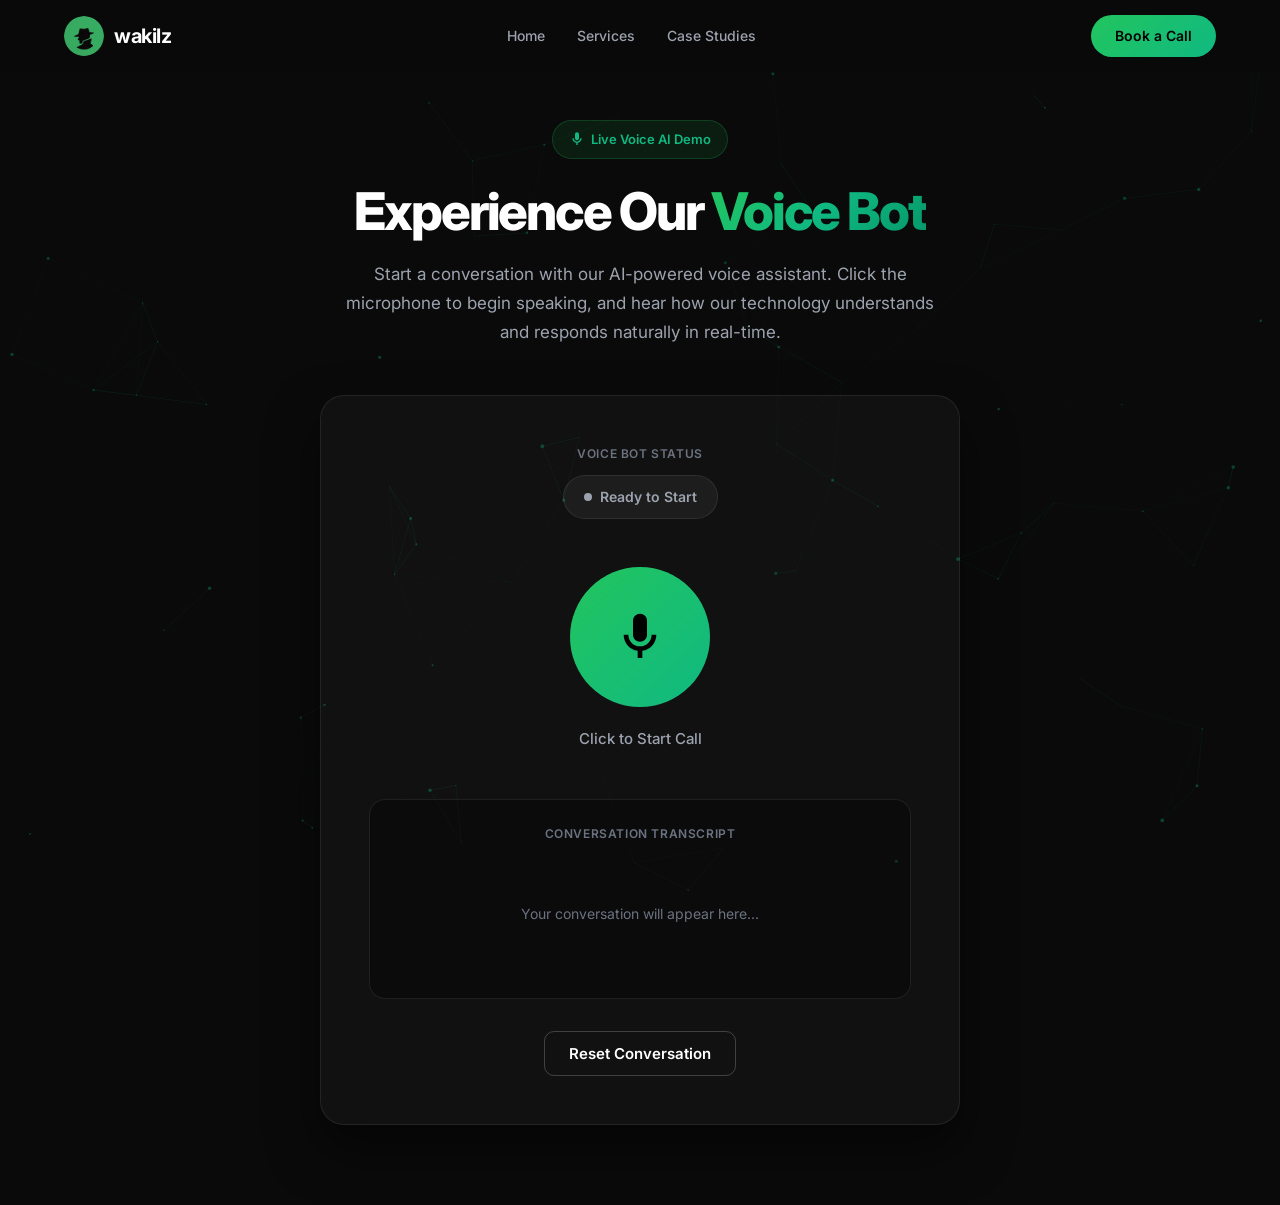
<file: voicebot.html>
<!DOCTYPE html>
<html lang="en">
<!--
Voice Bot Integration with Pipecat AI Backend
- Connects to backend/app.py via WebRTC
- Real-time audio streaming with Google Gemini LLM
- Multilingual support (English, Hindi, Telugu)
- Natural turn-taking with Voice Activity Detection
- Interruption support

Backend must be running: python backend/app.py
Access at: http://localhost:7860
-->

<head>
    <meta charset="UTF-8">
    <meta name="viewport" content="width=device-width, initial-scale=1.0">
    <title>Voice Bot Demo — wakilz AI</title>

    <!-- Favicon -->
    <link rel="icon" type="image/png" href="./assets/images/logo.png">
    <link rel="apple-touch-icon" href="./assets/images/logo.png">

    <!-- Google Fonts -->
    <link rel="preconnect" href="https://fonts.googleapis.com">
    <link rel="preconnect" href="https://fonts.gstatic.com" crossorigin>
    <link href="https://fonts.googleapis.com/css2?family=Inter:wght@400;500;600;700;800&display=swap" rel="stylesheet">

    <!-- WebRTC Adapter for cross-browser compatibility -->
    <script src="https://webrtc.github.io/adapter/adapter-latest.js"></script>

    <style>
        *,
        *::before,
        *::after {
            margin: 0;
            padding: 0;
            box-sizing: border-box;
        }

        :root {
            --bg-primary: #0a0a0a;
            --bg-secondary: #111111;
            --bg-card: rgba(255, 255, 255, 0.03);
            --text-primary: #ffffff;
            --text-secondary: #9ca3af;
            --text-muted: #6b7280;
            --accent-mint: #10b981;
            --accent-mint-glow: rgba(16, 185, 129, 0.3);
            --accent-pink: #ec4899;
            --border-subtle: rgba(255, 255, 255, 0.08);
            --border-medium: rgba(255, 255, 255, 0.12);
        }

        html {
            scroll-behavior: smooth;
        }

        body {
            font-family: 'Inter', sans-serif;
            background: var(--bg-primary);
            color: var(--text-primary);
            line-height: 1.6;
            overflow-x: hidden;
            -webkit-font-smoothing: antialiased;
        }

        /* ===== NAVIGATION ===== */
        nav {
            position: fixed;
            top: 0;
            left: 0;
            right: 0;
            height: 72px;
            z-index: 1000;
            background: rgba(10, 10, 10, 0.85);
            backdrop-filter: blur(12px);
            -webkit-backdrop-filter: blur(12px);
        }

        .nav-container {
            max-width: 1200px;
            margin: 0 auto;
            padding: 0 24px;
            height: 100%;
            display: flex;
            align-items: center;
            justify-content: space-between;
        }

        .nav-logo {
            display: flex;
            align-items: center;
            gap: 10px;
            text-decoration: none;
        }

        .nav-logo img {
            width: 40px;
            height: 40px;
            border-radius: 50%;
        }

        .nav-logo span {
            font-family: 'Inter', sans-serif;
            font-weight: 700;
            font-size: 20px;
            color: var(--text-primary);
            letter-spacing: -0.02em;
        }

        .nav-links {
            display: flex;
            align-items: center;
            gap: 32px;
            list-style: none;
        }

        .nav-links a {
            font-family: 'Inter', sans-serif;
            font-weight: 500;
            font-size: 14px;
            color: var(--text-secondary);
            text-decoration: none;
            transition: color 0.3s ease;
        }

        .nav-links a:hover {
            color: var(--text-primary);
        }

        .nav-cta {
            font-family: 'Inter', sans-serif;
            font-weight: 600;
            font-size: 14px;
            color: #000;
            background: linear-gradient(135deg, #22c55e, #10b981);
            padding: 10px 24px;
            border-radius: 9999px;
            text-decoration: none;
            transition: transform 0.2s ease, box-shadow 0.2s ease;
            border: none;
            cursor: pointer;
        }

        .nav-cta:hover {
            transform: translateY(-1px);
            box-shadow: 0 4px 20px var(--accent-mint-glow);
        }

        /* ===== PARTICLE CANVAS ===== */
        #particle-canvas {
            position: fixed;
            top: 0;
            left: 0;
            width: 100%;
            height: 100%;
            z-index: 0;
            pointer-events: none;
        }

        /* ===== HERO SECTION ===== */
        .hero {
            position: relative;
            z-index: 1;
            min-height: 100vh;
            display: flex;
            align-items: center;
            justify-content: center;
            padding: 120px 24px 80px;
        }

        .hero-container {
            position: relative;
            z-index: 1;
            max-width: 900px;
            margin: 0 auto;
            width: 100%;
            text-align: center;
        }

        .hero-badge {
            display: inline-flex;
            align-items: center;
            gap: 6px;
            font-family: 'Inter', sans-serif;
            font-weight: 600;
            font-size: 13px;
            color: var(--accent-mint);
            background: rgba(34, 197, 94, 0.1);
            border: 1px solid rgba(34, 197, 94, 0.2);
            border-radius: 9999px;
            padding: 8px 16px;
            margin-bottom: 24px;
        }

        .hero h1 {
            font-family: 'Inter', sans-serif;
            font-weight: 800;
            font-size: 52px;
            line-height: 1.1;
            color: var(--text-primary);
            letter-spacing: -0.04em;
            margin-bottom: 20px;
        }

        .hero h1 .gradient-word {
            background: linear-gradient(135deg, #22c55e, #10b981, #059669);
            -webkit-background-clip: text;
            -webkit-text-fill-color: transparent;
            background-clip: text;
        }

        .hero-subtitle {
            font-family: 'Inter', sans-serif;
            font-weight: 400;
            font-size: 17px;
            line-height: 1.7;
            color: var(--text-secondary);
            max-width: 620px;
            margin: 0 auto 48px;
        }

        /* ===== VOICE INTERFACE ===== */
        .voice-interface {
            background: rgba(255, 255, 255, 0.03);
            border: 1px solid var(--border-subtle);
            border-radius: 24px;
            padding: 48px;
            max-width: 640px;
            margin: 0 auto;
            box-shadow: 0 25px 50px rgba(0, 0, 0, 0.5);
        }

        .voice-status {
            text-align: center;
            margin-bottom: 32px;
        }

        .status-label {
            font-family: 'Inter', sans-serif;
            font-weight: 600;
            font-size: 12px;
            color: var(--text-muted);
            text-transform: uppercase;
            letter-spacing: 0.05em;
            margin-bottom: 12px;
        }

        .status-badge {
            display: inline-flex;
            align-items: center;
            gap: 8px;
            font-family: 'Inter', sans-serif;
            font-weight: 600;
            font-size: 14px;
            padding: 10px 20px;
            border-radius: 9999px;
            background: rgba(255, 255, 255, 0.05);
            border: 1px solid var(--border-subtle);
            color: var(--text-secondary);
        }

        .status-badge.active {
            background: rgba(34, 197, 94, 0.12);
            border-color: rgba(34, 197, 94, 0.3);
            color: var(--accent-mint);
        }

        .status-badge.recording {
            background: rgba(239, 68, 68, 0.12);
            border-color: rgba(239, 68, 68, 0.3);
            color: #ef4444;
            animation: pulse 2s cubic-bezier(0.4, 0, 0.6, 1) infinite;
        }

        .status-dot {
            width: 8px;
            height: 8px;
            border-radius: 50%;
            background: currentColor;
        }

        @keyframes pulse {
            0%, 100% { opacity: 1; }
            50% { opacity: 0.5; }
        }

        /* ===== MICROPHONE BUTTON ===== */
        .mic-container {
            display: flex;
            flex-direction: column;
            align-items: center;
            gap: 20px;
            margin: 48px 0;
        }

        .mic-button {
            width: 140px;
            height: 140px;
            border-radius: 50%;
            background: linear-gradient(135deg, #22c55e, #10b981);
            border: none;
            cursor: pointer;
            display: flex;
            align-items: center;
            justify-content: center;
            transition: all 0.3s ease;
            box-shadow: 0 0 0 0 rgba(34, 197, 94, 0.4);
            position: relative;
        }

        .mic-button:hover {
            transform: scale(1.05);
            box-shadow: 0 8px 30px rgba(34, 197, 94, 0.4);
        }

        .mic-button.recording {
            background: linear-gradient(135deg, #ef4444, #dc2626);
            animation: pulseRing 1.5s cubic-bezier(0.4, 0, 0.6, 1) infinite;
        }

        @keyframes pulseRing {
            0% {
                box-shadow: 0 0 0 0 rgba(239, 68, 68, 0.7);
            }
            70% {
                box-shadow: 0 0 0 30px rgba(239, 68, 68, 0);
            }
            100% {
                box-shadow: 0 0 0 0 rgba(239, 68, 68, 0);
            }
        }

        .mic-button svg {
            width: 56px;
            height: 56px;
            color: #000;
        }

        .mic-label {
            font-family: 'Inter', sans-serif;
            font-weight: 500;
            font-size: 15px;
            color: var(--text-secondary);
        }

        /* ===== VISUALIZER ===== */
        .visualizer {
            display: none;
            justify-content: center;
            align-items: center;
            gap: 6px;
            height: 80px;
        }

        .visualizer.active {
            display: flex;
        }

        .bar {
            width: 4px;
            background: var(--accent-mint);
            border-radius: 2px;
            animation: wave 1s ease-in-out infinite;
        }

        .bar:nth-child(1) { animation-delay: 0s; height: 20px; }
        .bar:nth-child(2) { animation-delay: 0.1s; height: 30px; }
        .bar:nth-child(3) { animation-delay: 0.2s; height: 40px; }
        .bar:nth-child(4) { animation-delay: 0.3s; height: 50px; }
        .bar:nth-child(5) { animation-delay: 0.4s; height: 60px; }
        .bar:nth-child(6) { animation-delay: 0.3s; height: 50px; }
        .bar:nth-child(7) { animation-delay: 0.2s; height: 40px; }
        .bar:nth-child(8) { animation-delay: 0.1s; height: 30px; }

        @keyframes wave {
            0%, 100% { transform: scaleY(0.4); }
            50% { transform: scaleY(1); }
        }

        /* ===== TRANSCRIPT ===== */
        .transcript {
            background: rgba(0, 0, 0, 0.3);
            border: 1px solid var(--border-subtle);
            border-radius: 16px;
            padding: 24px;
            min-height: 200px;
            max-height: 400px;
            overflow-y: auto;
            margin-top: 32px;
        }

        .transcript::-webkit-scrollbar {
            width: 4px;
        }

        .transcript::-webkit-scrollbar-track {
            background: transparent;
        }

        .transcript::-webkit-scrollbar-thumb {
            background: rgba(255, 255, 255, 0.15);
            border-radius: 2px;
        }

        .transcript-header {
            font-family: 'Inter', sans-serif;
            font-weight: 600;
            font-size: 12px;
            color: var(--text-muted);
            text-transform: uppercase;
            letter-spacing: 0.05em;
            margin-bottom: 20px;
        }

        .transcript-empty {
            text-align: center;
            color: var(--text-muted);
            font-size: 14px;
            padding: 40px 0;
        }

        .transcript-message {
            margin-bottom: 16px;
            padding: 14px 16px;
            border-radius: 12px;
            animation: fadeIn 0.3s ease-out;
        }

        @keyframes fadeIn {
            from { opacity: 0; transform: translateY(10px); }
            to { opacity: 1; transform: translateY(0); }
        }

        .transcript-message.user {
            background: rgba(34, 197, 94, 0.12);
            border: 1px solid rgba(34, 197, 94, 0.15);
        }

        .transcript-message.bot {
            background: rgba(59, 130, 246, 0.12);
            border: 1px solid rgba(59, 130, 246, 0.15);
        }

        .message-sender {
            font-family: 'Inter', sans-serif;
            font-weight: 600;
            font-size: 12px;
            color: var(--text-muted);
            margin-bottom: 6px;
        }

        .message-text {
            font-family: 'Inter', sans-serif;
            font-weight: 400;
            font-size: 14px;
            color: var(--text-primary);
            line-height: 1.6;
        }

        /* ===== ACTION BUTTONS ===== */
        .action-buttons {
            display: flex;
            gap: 12px;
            justify-content: center;
            margin-top: 32px;
        }

        .btn-secondary {
            font-family: 'Inter', sans-serif;
            font-weight: 600;
            font-size: 15px;
            color: var(--text-primary);
            background: transparent;
            border: 1px solid rgba(255, 255, 255, 0.2);
            padding: 12px 24px;
            border-radius: 10px;
            text-decoration: none;
            cursor: pointer;
            transition: all 0.2s ease;
        }

        .btn-secondary:hover {
            background: rgba(255, 255, 255, 0.05);
            border-color: rgba(255, 255, 255, 0.3);
        }

        /* ===== RESPONSIVE ===== */
        @media (max-width: 768px) {
            .hero h1 {
                font-size: 36px;
            }

            .voice-interface {
                padding: 32px 24px;
            }

            .mic-button {
                width: 120px;
                height: 120px;
            }

            .mic-button svg {
                width: 48px;
                height: 48px;
            }

            .nav-links {
                display: none;
            }
        }
    </style>
</head>

<body>
    <!-- Particle Canvas Background -->
    <canvas id="particle-canvas"></canvas>

    <!-- Navigation -->
    <nav>
        <div class="nav-container">
            <a href="/" class="nav-logo">
                <img src="./assets/images/logo.png" alt="wakilz logo">
                <span>wakilz</span>
            </a>
            <ul class="nav-links">
                <li><a href="/index.html">Home</a></li>
                <li><a href="/index.html#services">Services</a></li>
                <li><a href="/index.html#case-studies">Case Studies</a></li>
            </ul>
            <a href="https://calendar.app.google/t6bp5VNVe3BRzBcv7" target="_blank" rel="noopener" class="nav-cta">
                Book a Call
            </a>
        </div>
    </nav>

    <!-- Hero Section -->
    <section class="hero">
        <div class="hero-container">
            <div class="hero-badge">
                <svg width="16" height="16" viewBox="0 0 24 24" fill="currentColor">
                    <path d="M12 14c1.66 0 3-1.34 3-3V5c0-1.66-1.34-3-3-3S9 3.34 9 5v6c0 1.66 1.34 3 3 3z"/>
                    <path d="M17 11c0 2.76-2.24 5-5 5s-5-2.24-5-5H5c0 3.53 2.61 6.43 6 6.92V21h2v-3.08c3.39-.49 6-3.39 6-6.92h-2z"/>
                </svg>
                Live Voice AI Demo
            </div>

            <h1>
                Experience Our <span class="gradient-word">Voice Bot</span>
            </h1>

            <p class="hero-subtitle">
                Start a conversation with our AI-powered voice assistant. Click the microphone to begin speaking,
                and hear how our technology understands and responds naturally in real-time.
            </p>

            <!-- Voice Interface -->
            <div class="voice-interface">
                <div class="voice-status">
                    <div class="status-label">Voice Bot Status</div>
                    <span class="status-badge" id="statusBadge">
                        <span class="status-dot"></span>
                        <span id="statusText">Ready to Start</span>
                    </span>
                </div>

                <div class="mic-container">
                    <button class="mic-button" id="micButton" aria-label="Start recording">
                        <svg viewBox="0 0 24 24" fill="currentColor">
                            <path d="M12 14c1.66 0 3-1.34 3-3V5c0-1.66-1.34-3-3-3S9 3.34 9 5v6c0 1.66 1.34 3 3 3z"/>
                            <path d="M17 11c0 2.76-2.24 5-5 5s-5-2.24-5-5H5c0 3.53 2.61 6.43 6 6.92V21h2v-3.08c3.39-.49 6-3.39 6-6.92h-2z"/>
                        </svg>
                    </button>
                    <p class="mic-label" id="micLabel">Click to Start Call</p>
                </div>

                <div class="visualizer" id="visualizer">
                    <div class="bar"></div>
                    <div class="bar"></div>
                    <div class="bar"></div>
                    <div class="bar"></div>
                    <div class="bar"></div>
                    <div class="bar"></div>
                    <div class="bar"></div>
                    <div class="bar"></div>
                </div>

                <div class="transcript">
                    <div class="transcript-header">Conversation Transcript</div>
                    <div id="transcriptContent">
                        <div class="transcript-empty">
                            Your conversation will appear here...
                        </div>
                    </div>
                </div>

                <div class="action-buttons">
                    <button class="btn-secondary" id="resetButton">Reset Conversation</button>
                </div>
            </div>
        </div>
    </section>

    <script>
        // ===== PARTICLE ANIMATION =====
        const canvas = document.getElementById('particle-canvas');
        const ctx = canvas.getContext('2d');

        canvas.width = window.innerWidth;
        canvas.height = window.innerHeight;

        const particles = [];
        const particleCount = 80;

        class Particle {
            constructor() {
                this.x = Math.random() * canvas.width;
                this.y = Math.random() * canvas.height;
                this.vx = (Math.random() - 0.5) * 0.5;
                this.vy = (Math.random() - 0.5) * 0.5;
                this.radius = Math.random() * 2;
            }

            update() {
                this.x += this.vx;
                this.y += this.vy;

                if (this.x < 0 || this.x > canvas.width) this.vx = -this.vx;
                if (this.y < 0 || this.y > canvas.height) this.vy = -this.vy;
            }

            draw() {
                ctx.fillStyle = 'rgba(16, 185, 129, 0.3)';
                ctx.beginPath();
                ctx.arc(this.x, this.y, this.radius, 0, Math.PI * 2);
                ctx.fill();
            }
        }

        for (let i = 0; i < particleCount; i++) {
            particles.push(new Particle());
        }

        function animate() {
            ctx.clearRect(0, 0, canvas.width, canvas.height);

            particles.forEach(particle => {
                particle.update();
                particle.draw();
            });

            // Draw connections
            particles.forEach((p1, i) => {
                particles.slice(i + 1).forEach(p2 => {
                    const dx = p1.x - p2.x;
                    const dy = p1.y - p2.y;
                    const distance = Math.sqrt(dx * dx + dy * dy);

                    if (distance < 150) {
                        ctx.strokeStyle = `rgba(16, 185, 129, ${0.1 * (1 - distance / 150)})`;
                        ctx.lineWidth = 1;
                        ctx.beginPath();
                        ctx.moveTo(p1.x, p1.y);
                        ctx.lineTo(p2.x, p2.y);
                        ctx.stroke();
                    }
                });
            });

            requestAnimationFrame(animate);
        }

        animate();

        window.addEventListener('resize', () => {
            canvas.width = window.innerWidth;
            canvas.height = window.innerHeight;
        });

        // ===== VOICE BOT FUNCTIONALITY =====

        // Backend Configuration
        const BACKEND_URL = 'http://localhost:7860';
        const OFFER_ENDPOINT = `${BACKEND_URL}/api/offer`;

        // WebRTC State
        let callActive = false;
        let peerConnection = null;
        let localStream = null;
        let remoteAudioElement = null;
        let isConnected = false;
        let conversationHistory = [];
        let pendingIceCandidates = [];

        // Reconnection
        let reconnectAttempts = 0;
        const MAX_RECONNECT_ATTEMPTS = 3;

        // DOM Elements
        const micButton = document.getElementById('micButton');
        const micLabel = document.getElementById('micLabel');
        const statusBadge = document.getElementById('statusBadge');
        const statusText = document.getElementById('statusText');
        const visualizer = document.getElementById('visualizer');
        const transcriptContent = document.getElementById('transcriptContent');
        const resetButton = document.getElementById('resetButton');

        // Initialize WebRTC
        async function initializeWebRTC() {
            try {
                // Get microphone access
                localStream = await navigator.mediaDevices.getUserMedia({
                    audio: {
                        echoCancellation: true,
                        noiseSuppression: true,
                        autoGainControl: true
                    }
                });

                // Create remote audio element
                remoteAudioElement = new Audio();
                remoteAudioElement.autoplay = true;

                updateStatus('Ready to Start', 'active');
                return true;
            } catch (error) {
                console.error('Microphone access error:', error);
                updateStatus('Microphone Access Denied', 'inactive');
                alert('Please allow microphone access to use the voice bot.');
                return false;
            }
        }

        // Connect to Pipecat Backend via WebRTC
        async function connectToPipecatBackend() {
            try {
                // Create peer connection
                peerConnection = new RTCPeerConnection({
                    iceServers: [
                        { urls: 'stun:stun.l.google.com:19302' }
                    ]
                });

                // Create data channel for sending/receiving messages (MUST be done before creating offer)
                const dataChannel = peerConnection.createDataChannel('pipecat');
                console.log('Data channel created:', dataChannel.label);

                dataChannel.onopen = () => {
                    console.log('Data channel opened - ready to receive transcripts');
                };

                dataChannel.onmessage = (event) => {
                    try {
                        const message = JSON.parse(event.data);
                        console.log('Received message on data channel:', message);
                        handleTranscriptMessage(message);
                    } catch (error) {
                        console.error('Error parsing data channel message:', error);
                    }
                };

                dataChannel.onerror = (error) => {
                    console.error('Data channel error:', error);
                };

                dataChannel.onclose = () => {
                    console.log('Data channel closed');
                };

                // Add local audio track
                localStream.getTracks().forEach(track => {
                    peerConnection.addTrack(track, localStream);
                });

                // Handle remote audio stream
                peerConnection.ontrack = (event) => {
                    console.log('Remote track received');
                    remoteAudioElement.srcObject = event.streams[0];
                    visualizer.classList.add('active');
                };

                // Collect ICE candidates
                peerConnection.onicecandidate = (event) => {
                    if (event.candidate) {
                        console.log('ICE candidate generated:', event.candidate.candidate);
                        pendingIceCandidates.push(event.candidate);
                    }
                };

                // Handle data channel for receiving transcript messages
                peerConnection.ondatachannel = (event) => {
                    const dataChannel = event.channel;
                    console.log('Data channel received:', dataChannel.label);

                    dataChannel.onopen = () => {
                        console.log('Data channel opened');
                    };

                    dataChannel.onmessage = (event) => {
                        try {
                            const message = JSON.parse(event.data);
                            console.log('Received data channel message:', message);
                            handleTranscriptMessage(message);
                        } catch (error) {
                            console.error('Error parsing data channel message:', error);
                        }
                    };

                    dataChannel.onerror = (error) => {
                        console.error('Data channel error:', error);
                    };

                    dataChannel.onclose = () => {
                        console.log('Data channel closed');
                    };
                };

                // Monitor connection state
                peerConnection.onconnectionstatechange = () => {
                    console.log('Connection state:', peerConnection.connectionState);
                    handleConnectionStateChange(peerConnection.connectionState);
                };

                // Create and send offer to backend via HTTP POST
                await sendOfferToBackend();

            } catch (error) {
                console.error('WebRTC connection error:', error);
                updateStatus('Connection Failed', 'inactive');
                throw error;
            }
        }

        // Send WebRTC offer to Pipecat backend via HTTP POST
        async function sendOfferToBackend() {
            try {
                console.log('Creating WebRTC offer...');

                // Create offer
                const offer = await peerConnection.createOffer();
                await peerConnection.setLocalDescription(offer);

                console.log('Sending offer to backend via POST...');

                // Send offer to backend
                const response = await fetch(OFFER_ENDPOINT, {
                    method: 'POST',
                    headers: {
                        'Content-Type': 'application/json',
                    },
                    body: JSON.stringify({
                        sdp: offer.sdp,
                        type: offer.type
                    })
                });

                if (!response.ok) {
                    throw new Error(`HTTP error! status: ${response.status}`);
                }

                const data = await response.json();
                console.log('Received answer from backend:', data);

                // Set remote description with the answer
                if (data.sdp) {
                    await peerConnection.setRemoteDescription(
                        new RTCSessionDescription({
                            type: 'answer',
                            sdp: data.sdp
                        })
                    );
                    console.log('Remote description set successfully');
                }

            } catch (error) {
                console.error('Error sending offer:', error);
                throw error;
            }
        }

        // Handle transcript messages from data channel
        function handleTranscriptMessage(message) {
            console.log('Processing transcript message:', message);

            // Handle different message types from Pipecat
            if (message.type === 'user-transcript' || message.type === 'transcript') {
                // User speech
                if (message.text && message.text.trim()) {
                    addMessage('user', message.text.trim());
                    updateStatus('Processing...', 'active');
                }
            } else if (message.type === 'bot-transcript' || message.type === 'llm-text') {
                // Bot response
                if (message.text && message.text.trim()) {
                    // Remove language tags like [[LANG:en]]
                    const cleanText = message.text.replace(/\[\[LANG:\w+\]\]\s*/g, '').trim();
                    if (cleanText) {
                        addMessage('bot', cleanText);
                        updateStatus('Speaking...', 'active');
                    }
                }
            } else if (message.type === 'user-started-speaking') {
                updateStatus('Listening...', 'recording');
            } else if (message.type === 'user-stopped-speaking') {
                updateStatus('Processing...', 'active');
            } else if (message.type === 'bot-started-speaking') {
                updateStatus('Speaking...', 'active');
            } else if (message.type === 'bot-stopped-speaking') {
                updateStatus('Connected - Listening...', 'active');
            }
        }

        // Handle connection state changes
        function handleConnectionStateChange(state) {
            console.log('Connection state changed:', state);

            switch (state) {
                case 'connected':
                    isConnected = true;
                    reconnectAttempts = 0;
                    updateStatus('Connected - Listening...', 'active');
                    visualizer.classList.add('active');
                    break;

                case 'connecting':
                    updateStatus('Connecting...', 'active');
                    break;

                case 'disconnected':
                case 'failed':
                    isConnected = false;
                    updateStatus('Disconnected', 'inactive');
                    visualizer.classList.remove('active');
                    if (callActive && reconnectAttempts < MAX_RECONNECT_ATTEMPTS) {
                        attemptReconnect();
                    } else if (callActive) {
                        endCall();
                        alert('Connection lost. Please try again.');
                    }
                    break;

                case 'closed':
                    isConnected = false;
                    updateStatus('Call Ended', 'inactive');
                    visualizer.classList.remove('active');
                    break;
            }
        }

        // Attempt reconnection
        async function attemptReconnect() {
            reconnectAttempts++;
            updateStatus(`Reconnecting (${reconnectAttempts}/${MAX_RECONNECT_ATTEMPTS})...`, 'active');

            try {
                await new Promise(resolve => setTimeout(resolve, 2000));
                await connectToPipecatBackend();
            } catch (error) {
                if (reconnectAttempts >= MAX_RECONNECT_ATTEMPTS) {
                    updateStatus('Connection Failed', 'inactive');
                    alert('Could not connect to voice agent. Please check if the backend is running.');
                    endCall();
                }
            }
        }

        // Start/Stop call - WebRTC Integration
        micButton.addEventListener('click', async () => {
            if (!callActive) {
                await startCall();
            } else {
                endCall();
            }
        });

        async function startCall() {
            try {
                updateStatus('Connecting...', 'recording');
                micLabel.textContent = 'Connecting to AI agent...';

                // Initialize WebRTC and get microphone access
                const initialized = await initializeWebRTC();
                if (!initialized) {
                    return;
                }

                // Connect to Pipecat backend
                await connectToPipecatBackend();

                callActive = true;
                micButton.classList.add('recording');
                micLabel.textContent = 'Connected - Speak naturally (Click to End Call)';
                updateStatus('Connected - Bot will speak first', 'active');

            } catch (error) {
                console.error('Failed to start call:', error);
                updateStatus('Connection Failed', 'inactive');
                micLabel.textContent = 'Click to Start Call';
                alert('Failed to connect to the AI agent. Please ensure the backend is running at ' + BACKEND_URL);
            }
        }

        function endCall() {
            callActive = false;
            isConnected = false;

            // Close peer connection
            if (peerConnection) {
                peerConnection.close();
                peerConnection = null;
            }

            // Stop local media tracks
            if (localStream) {
                localStream.getTracks().forEach(track => track.stop());
                localStream = null;
            }

            // Stop remote audio
            if (remoteAudioElement) {
                remoteAudioElement.pause();
                remoteAudioElement.srcObject = null;
            }

            // Clear pending ICE candidates
            pendingIceCandidates = [];

            micButton.classList.remove('recording');
            visualizer.classList.remove('active');
            updateStatus('Call Ended', 'inactive');
            micLabel.textContent = 'Click to Start Call';

            reconnectAttempts = 0;
        }

        // Helper Functions
        function addMessage(type, text) {
            conversationHistory.push({ type, text });

            if (conversationHistory.length === 1) {
                transcriptContent.innerHTML = '';
            }

            const messageDiv = document.createElement('div');
            messageDiv.className = `transcript-message ${type}`;
            messageDiv.innerHTML = `
                <div class="message-sender">${type === 'user' ? 'You' : 'AI Assistant'}</div>
                <div class="message-text">${text}</div>
            `;

            transcriptContent.appendChild(messageDiv);
            transcriptContent.scrollTop = transcriptContent.scrollHeight;
        }

        function updateStatus(text, state) {
            statusText.textContent = text;
            statusBadge.className = 'status-badge';
            if (state === 'active') {
                statusBadge.classList.add('active');
            } else if (state === 'recording') {
                statusBadge.classList.add('recording');
            }
        }

        // Reset conversation
        resetButton.addEventListener('click', () => {
            // End call if active
            if (callActive) {
                endCall();
            }

            conversationHistory = [];
            transcriptContent.innerHTML = '<div class="transcript-empty">Your conversation will appear here...</div>';

            updateStatus('Ready to Start', 'active');
            micLabel.textContent = 'Click to Start Call';
        });
    </script>
</body>

</html>
</file>
